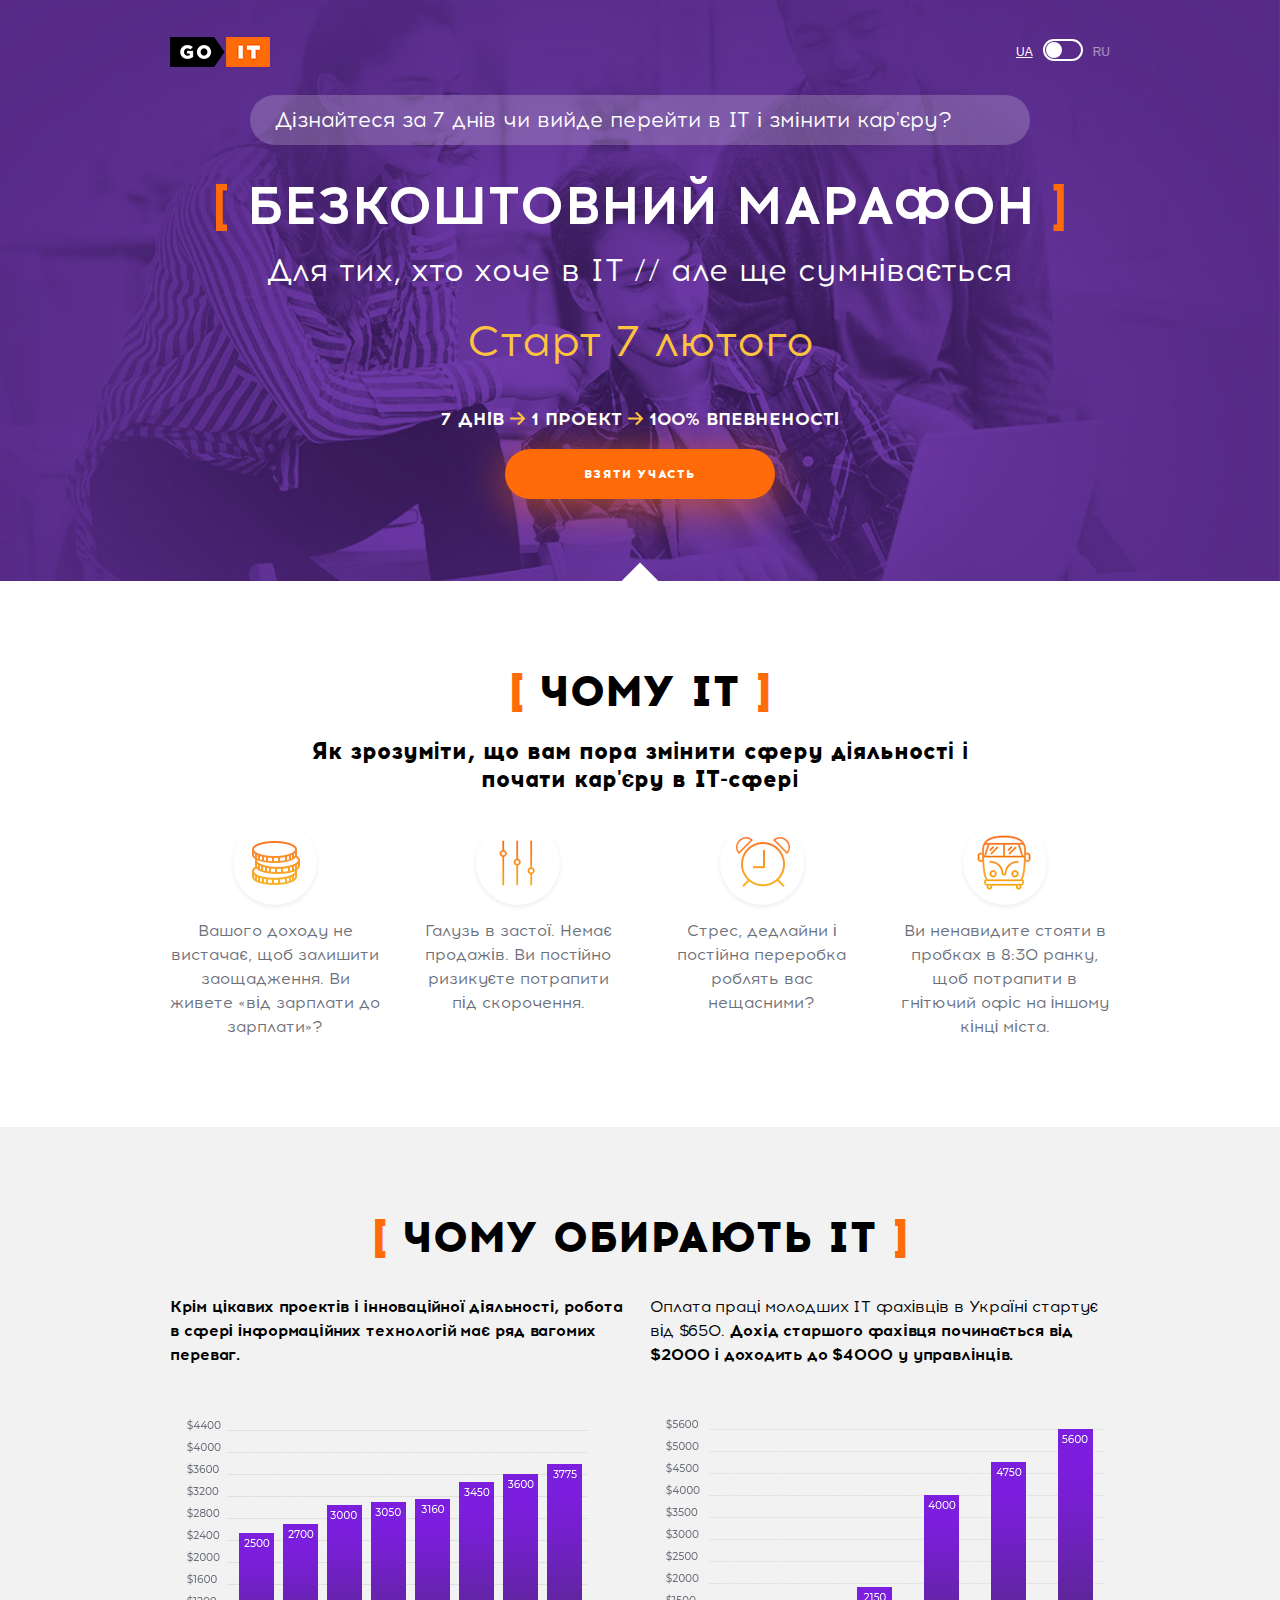
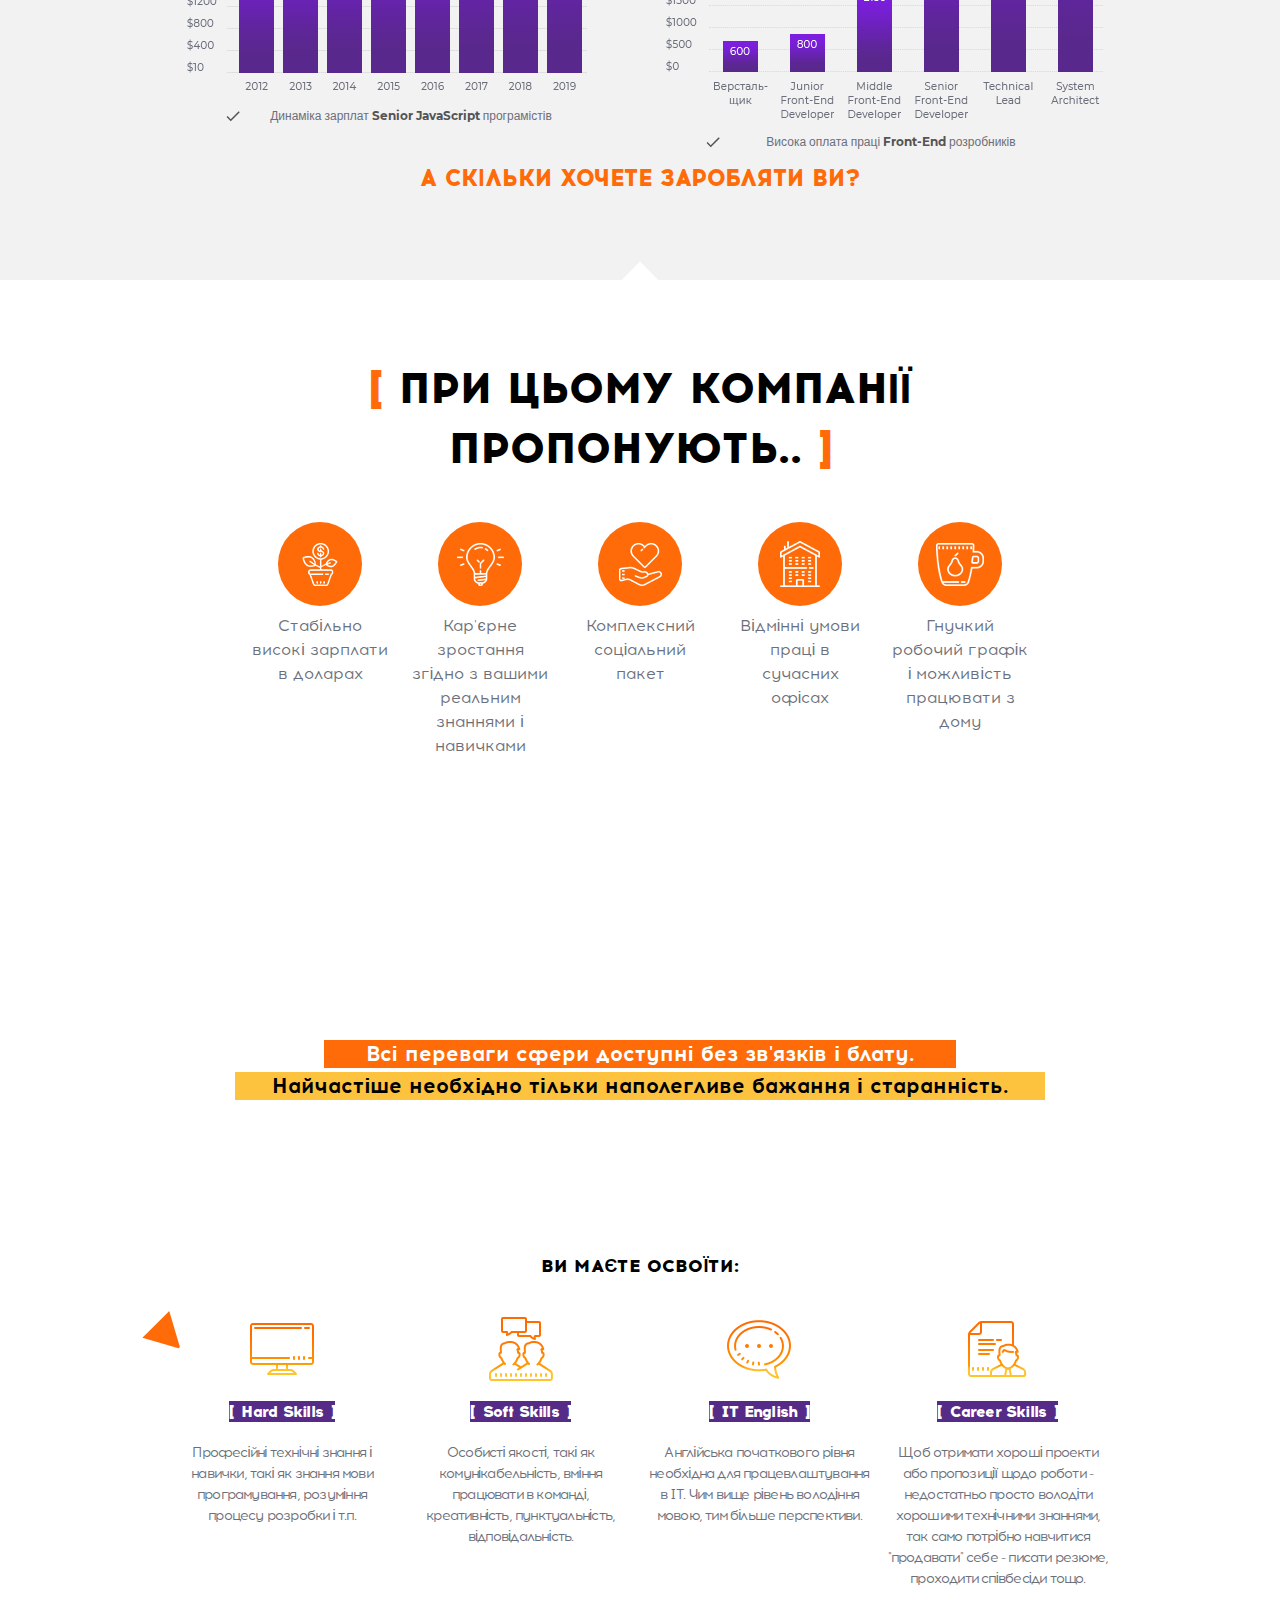
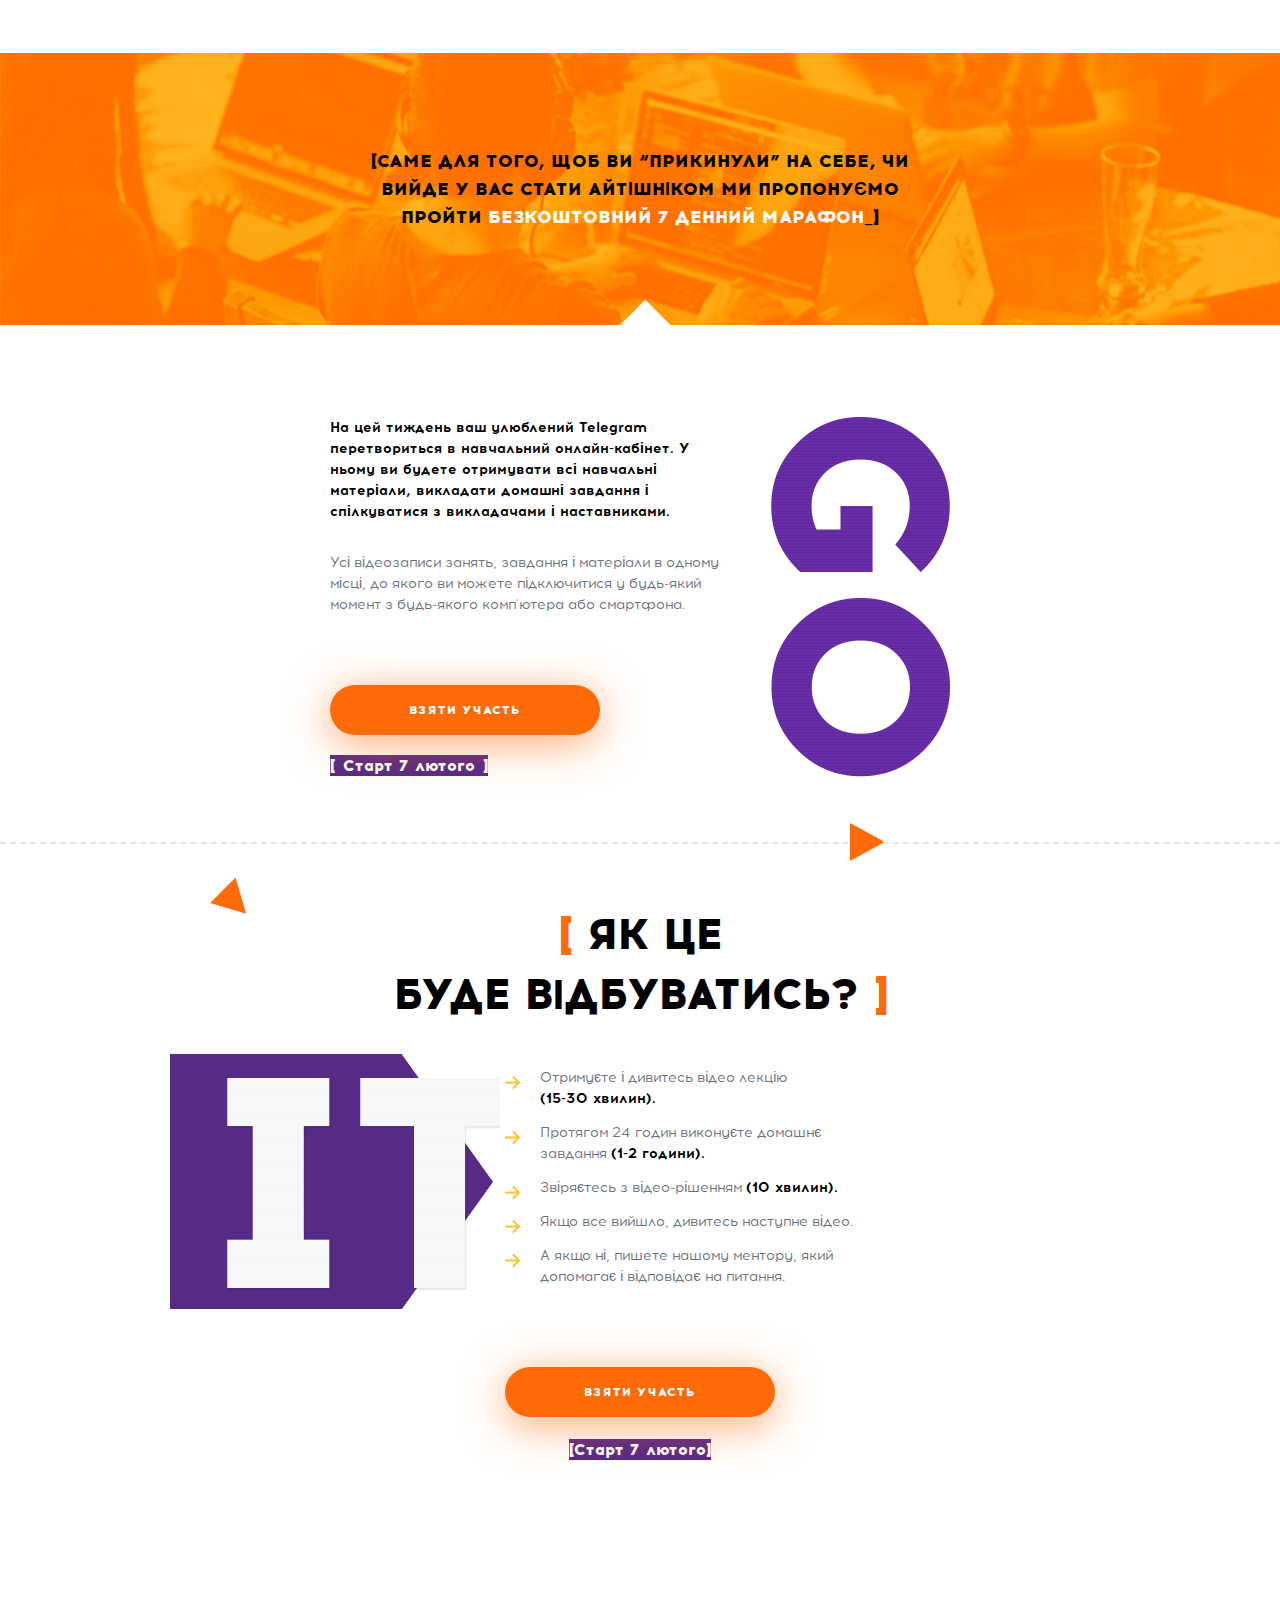
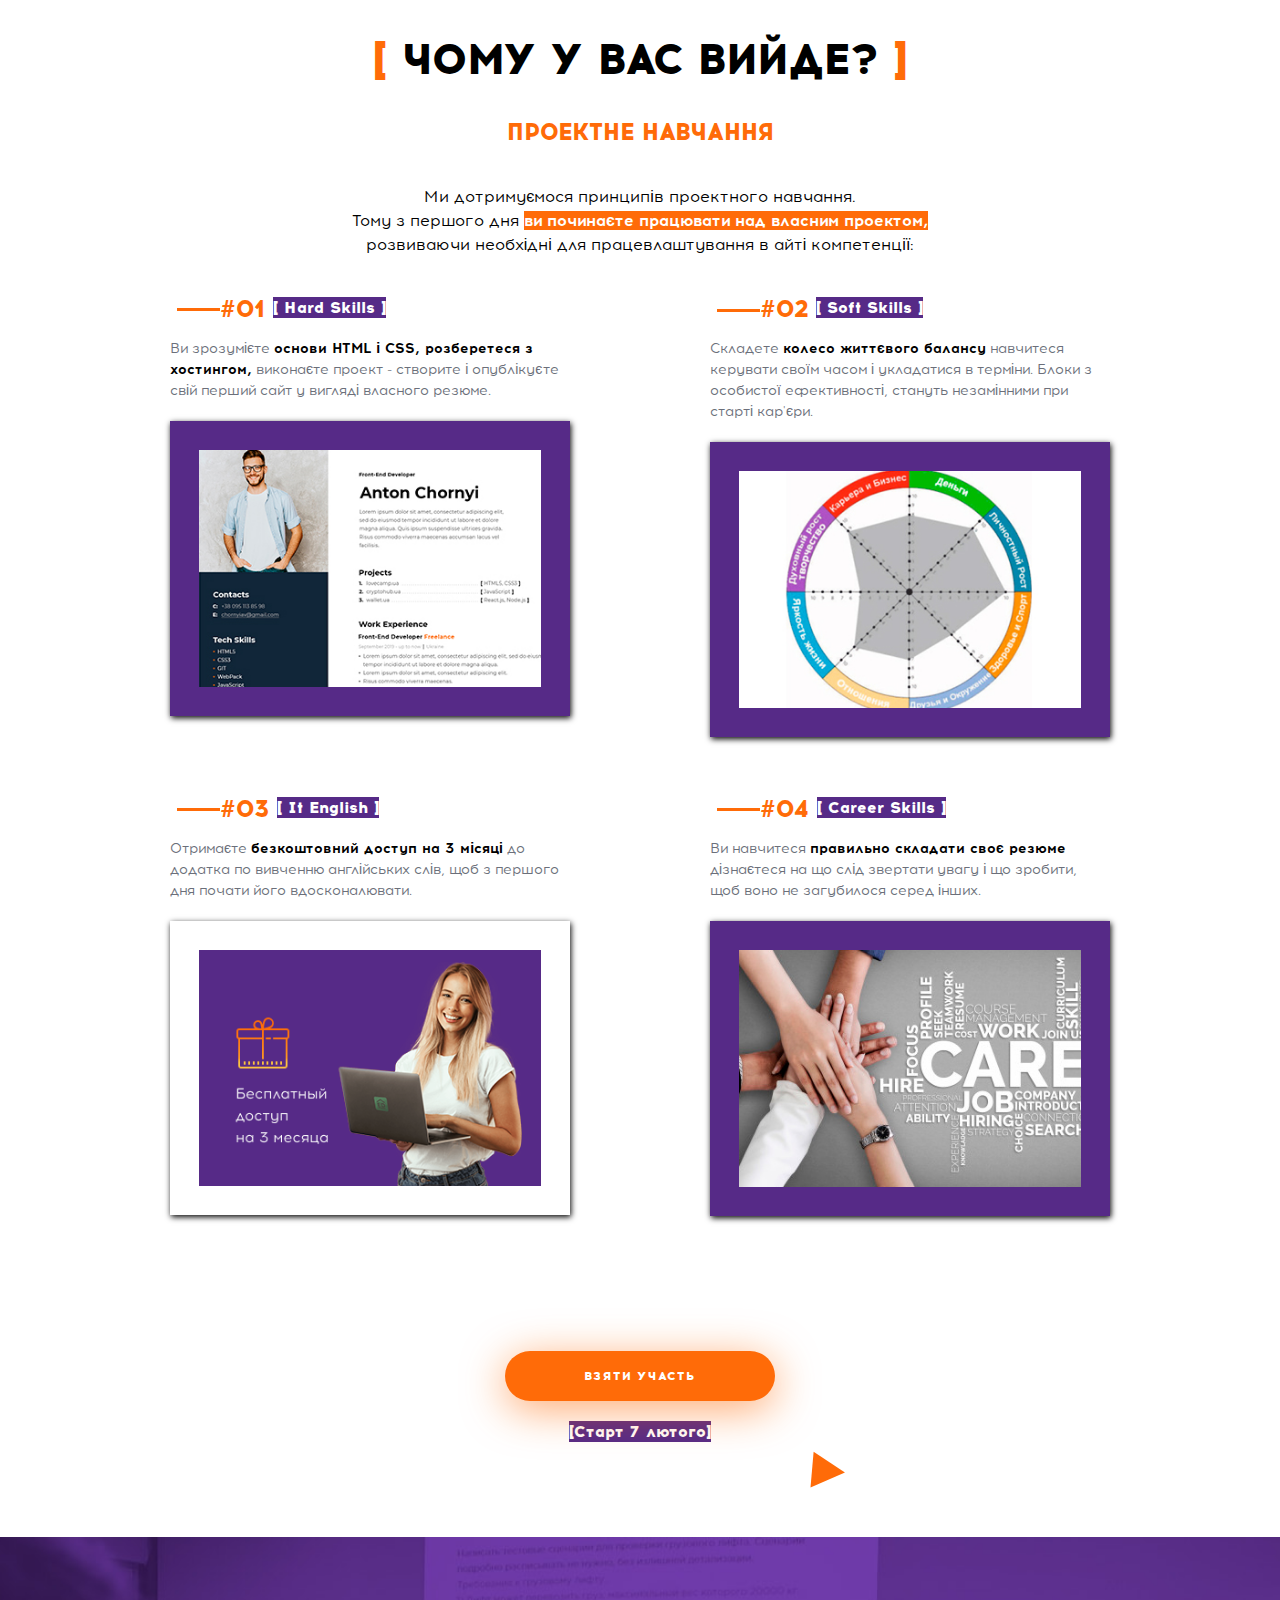
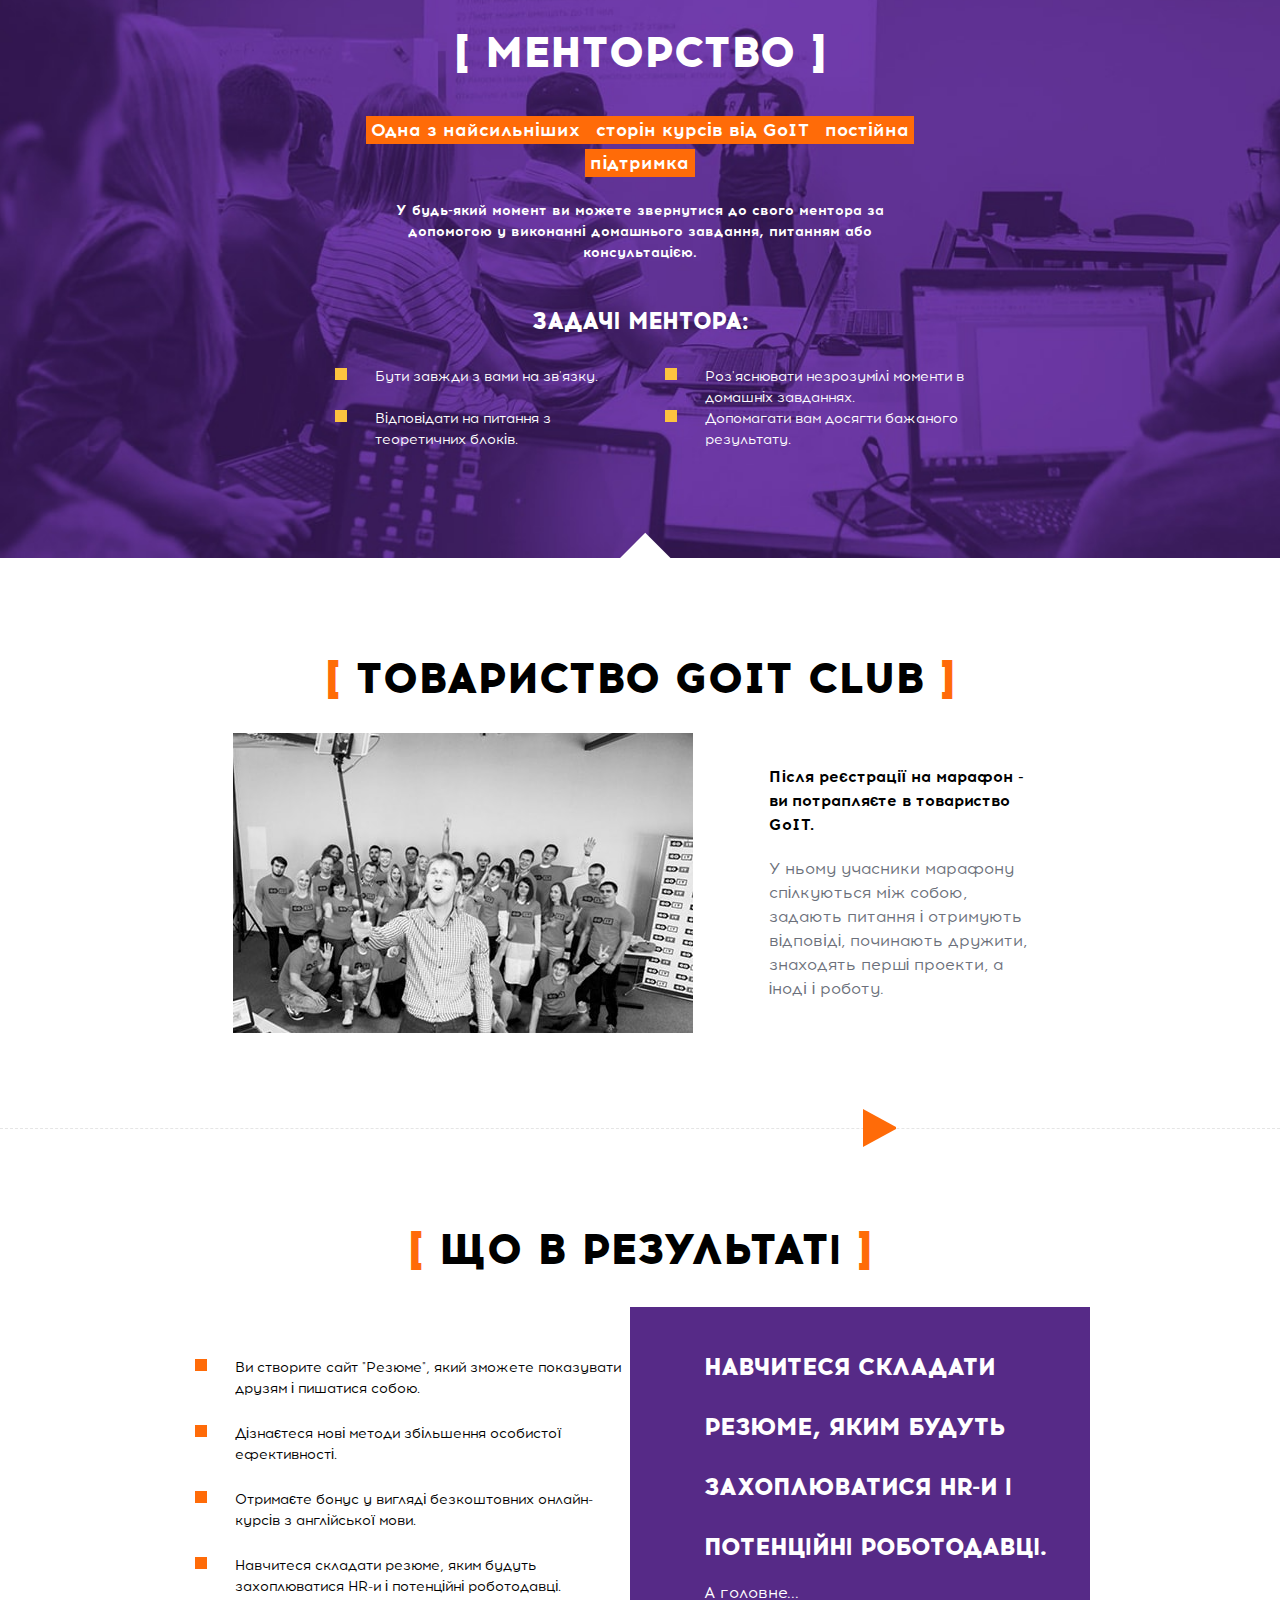
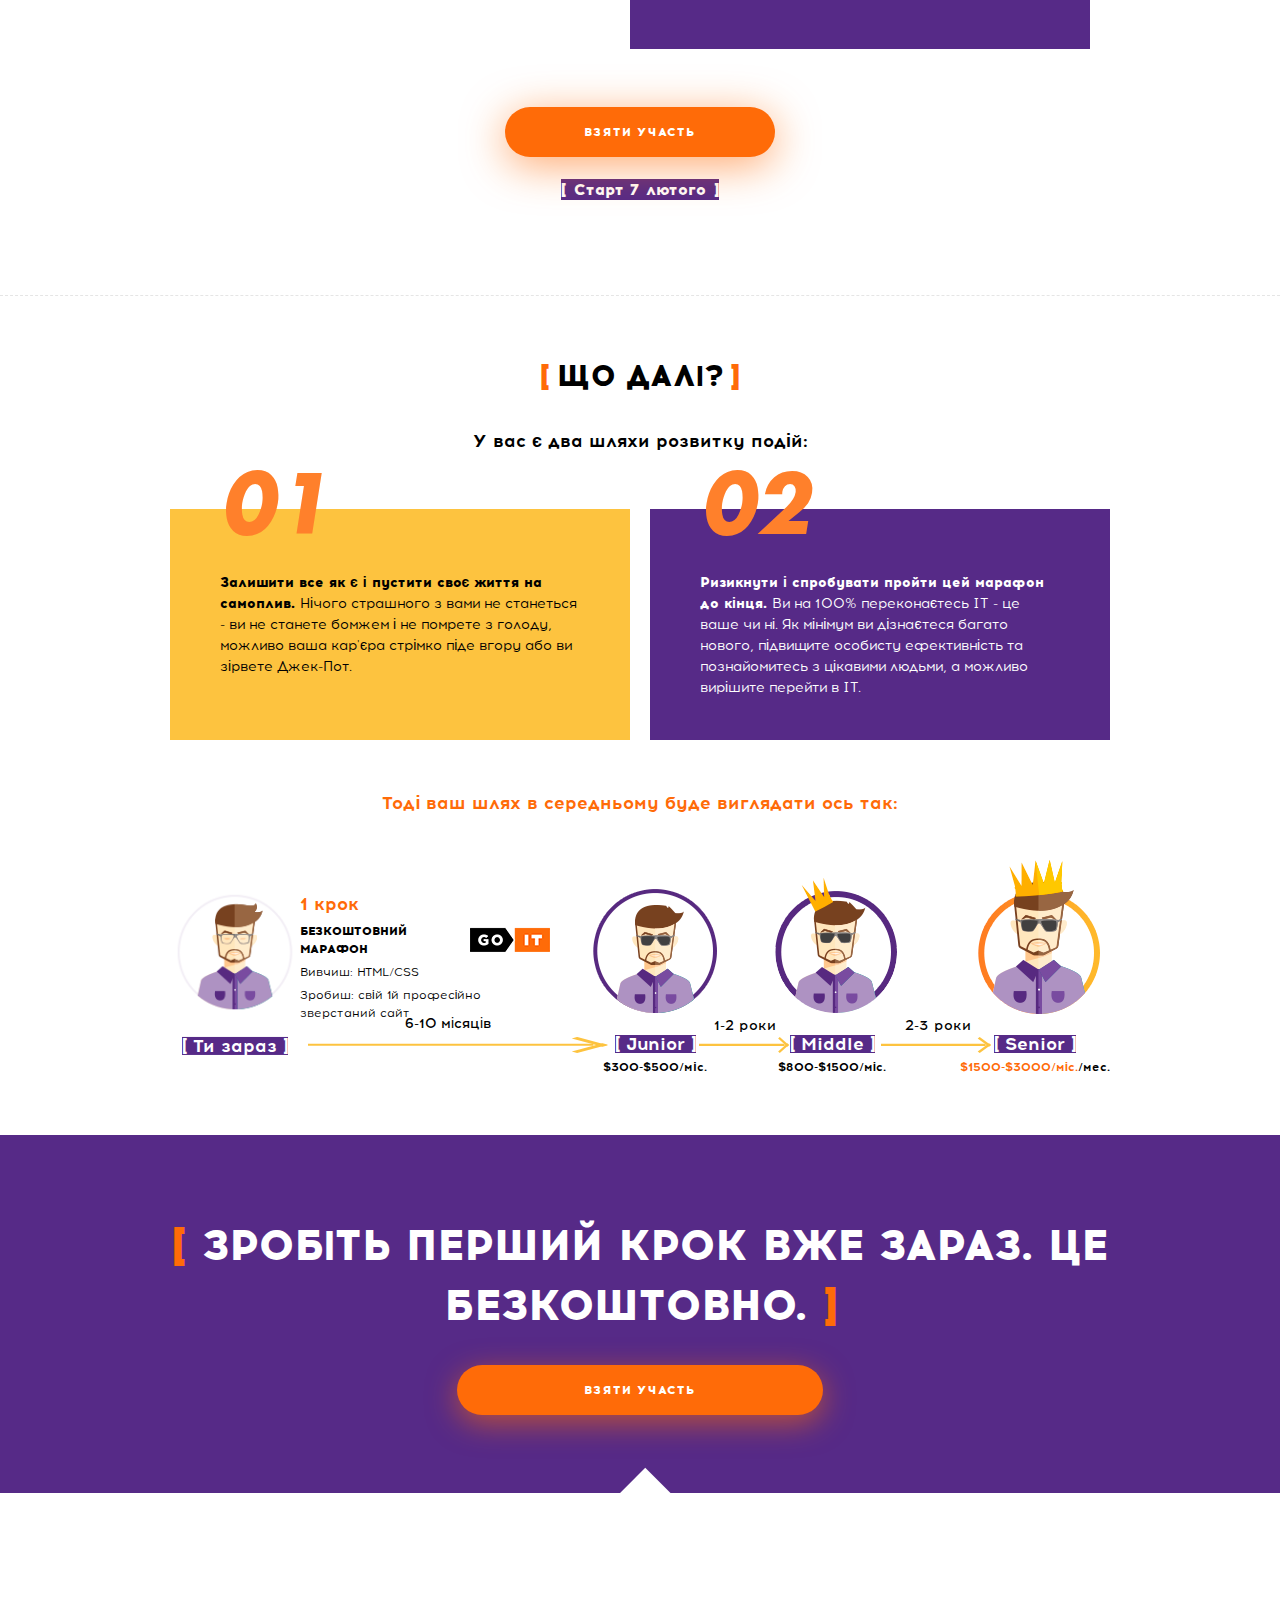
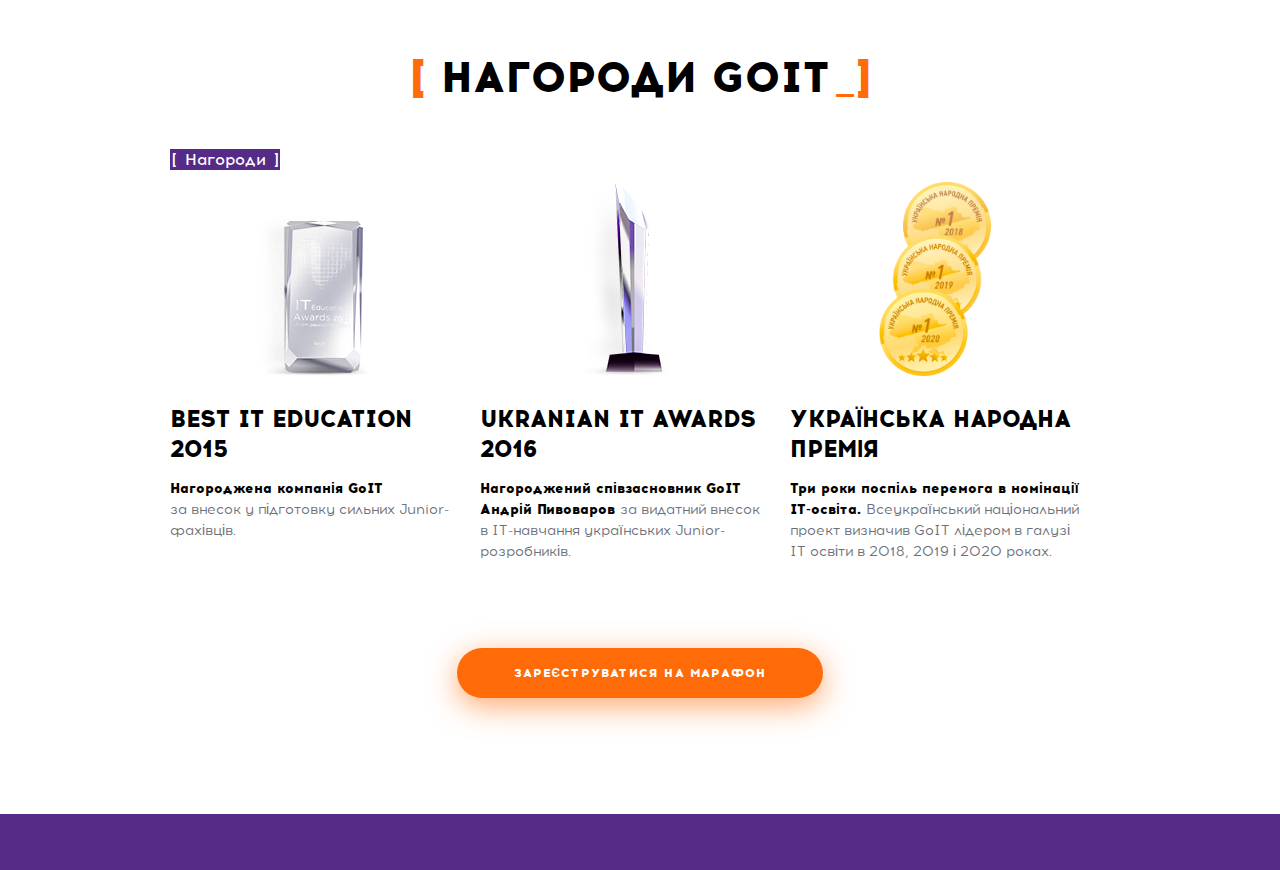
<file: index.html>
<!DOCTYPE html>
<html lang="ru">

<head>
  <meta charset="UTF-8" />
  <meta name="viewport" content="width=device-width, initial-scale=1.0" />
  <meta http-equiv="X-UA-Compatible" content="ie=edge" />
  <meta name="description" content="БЕСПЛАТНЫЙ МАРАФОН Для тех, кто хочет в IT // но еще сомневается">
  <title>Бесплатный марафон от GoIT</title>

	<!-- Google Tag Manager -->
<!-- <script>(function(w,d,s,l,i){w[l]=w[l]||[];w[l].push({'gtm.start':
new Date().getTime(),event:'gtm.js'});var f=d.getElementsByTagName(s)[0],
j=d.createElement(s),dl=l!='dataLayer'?'&l='+l:'';j.async=true;j.src=
'https://www.googletagmanager.com/gtm.js?id='+i+dl;f.parentNode.insertBefore(j,f);
})(window,document,'script','dataLayer','GTM-W73227F');</script> -->
<!-- End Google Tag Manager -->

	<!-- Facebook Pixel Code -->
<!-- <script>
!function(f,b,e,v,n,t,s)
{if(f.fbq)return;n=f.fbq=function(){n.callMethod?
n.callMethod.apply(n,arguments):n.queue.push(arguments)};
if(!f._fbq)f._fbq=n;n.push=n;n.loaded=!0;n.version='2.0';
n.queue=[];t=b.createElement(e);t.async=!0;
t.src=v;s=b.getElementsByTagName(e)[0];
s.parentNode.insertBefore(t,s)}(window, document,'script',
'https://connect.facebook.net/en_US/fbevents.js');
fbq('init', '240892249918282');
fbq('track', 'PageView');
</script>
<noscript><img height="1" width="1" style="display:none"
src="https://www.facebook.com/tr?id=240892249918282&ev=PageView&noscript=1"
/></noscript> -->
<!-- End Facebook Pixel Code -->

  <!-- FAVICON IMG -->
  <link rel="shortcut icon" href="./images/favicon.png" type="image/png">
  <!-- /FAVICON IMG -->
  <!-- Сюда будет всталена ссылка на файл стилей -->
  <!-- inject:css -->
  <link rel="stylesheet" href="css/styles.css">
  <!-- endinject -->
</head>

<body>
<!-- Google Tag Manager (noscript) -->
<noscript><iframe src="https://www.googletagmanager.com/ns.html?id=GTM-W73227F"
height="0" width="0" style="display:none;visibility:hidden"></iframe></noscript>
<!-- End Google Tag Manager (noscript) -->

  <header class="header">
    <div class="container">
      <nav class="header__nav">
      <a href="" class="site-logo">
        <img class="link-logo" src="./images/icons/logo.png" alt="Go It">
      </a>
      <div class="toggle-wrapper">
        <span class="name" data-lang="uk">ua</span>
        <div class="toggle transparent">
          <input id="transparent" type="checkbox" checked>
          <label class="toggle-item" for="transparent"></label>
        </div>
        <span class="name" data-lang="ru">ru</span>
      </div>
    </nav>
      <p class="header__slogan" data-localize="header.slogan">Узнайте за 7 дней получится ли перейти в IT и сменить карьеру?</p>
      <h1 class="header__title_size" data-localize="header.title">Бесплатный марафон</h1>
      <p class="header__text" data-localize="header.text">Для тех, кто хочет в IT // но еще сомневается</p>
      <p class="header__start" data-localize="registration.start">Старт 7 февраля_</p>
      <p class="header__project" data-localize="header.project">7 дней <span class="header__project_arrow"> 1 проект </span> 100% уверенности</p>
      <button class="header__button section__button" onclick="_mgq.push(['MgSensorInvoke', 'click_472105_goitua_marathon'])" data-localize="registration.button-1">Принять участие</button>
    </div>
  </header> <!-- end header-->

  <main>
    <section class="whyit container">
      <h2 class="whyit__title section__title" data-localize="whyit.title">Почему IT</h2>
      <p class="whyit__description" data-localize="whyit.description">Как понять, что вам пора сменить сферу деятельности и начать карьеру в IT-сфере</p>
      <ul class="whyit-list">
        <li class="whyit-list__item whyit-list__item_money">
          <p class="whyit-list__text" data-localize="whyit.text-1">Вашего дохода не хватает чтобы оставить сбережения. Вы живете «от зарплаты до зарплаты»?</p>
        </li>
        <li class="whyit-list__item whyit-list__item_controls">
          <p class="whyit-list__text" data-localize="whyit.text-2">Отрасль в застое. Нет продаж. Вы постоянно рискуете попасть под сокращение.</p>
        </li>
        <li class="whyit-list__item whyit-list__item_clock">
          <p class="whyit-list__text" data-localize="whyit.text-3">Стресс, дедлайны и постоянная переработка делают вас несчастными? </p>
        </li>
        <li class="whyit-list__item whyit-list__item_bus">
          <p class="whyit-list__text" data-localize="whyit.text-4">Вы ненавидите стоять в пробках в 8:30 утра, чтобы попасть в угнетающий офис на другом конце города.</p>
        </li>
      </ul>
    </section> <!-- end section-->
    <section class="choose">
      <div class="container container_graph">
        <h2 class="choose__title section__title" data-localize="choose.title">Почему выбирают IT</h2>
        <ul class="choose-list">
          <li class="choose-list__item">
            <p class="choose__description_small" data-localize="choose.description-1">
              Кроме интересных проектов и инновационной деятельности, работа в сфере информационных технологий имеет ряд весомых преимуществ.
            </p>
            <figure>
              <picture class="choose__graph-picture">
                <source srcset="./images/choose/chart-1-desktop.png" media="(min-width: 1200px)">
                <source srcset="./images/choose/chart-1-tablet.png" media="(min-width: 768px)">
                <source srcset="./images/choose/chart-1.png" media="(min-width: 320px)">
                <img class="choose__graph  choose__graph_bottom" src="./images/choose/chart-1.png" alt="image_graph" />
              </picture>
              <figcaption class="choose__caption" data-localize="choose.caption-1">Динамика зарплат <span class="choose__caption-bold">Senior JavaScript</span> программистов</figcaption>
            </figure>

          </li>
          <li class="choose-list__item">
            <p class="choose__description_small" data-localize="choose.description-2">
              <span class="choose__description_light">Оплата труда младших IT специалистов в Украине стартует от $650.</span>
              Доход старшего специалиста начинается от $2000 и доходят до $4000 у управленцев.
            </p>
            <figure>
              <picture class="choose__graph-picture">
                <source srcset="./images/choose/chart-2-desktop.png" media="(min-width: 1200px)">
                <source srcset="./images/choose/chart-2-tablet.png" media="(min-width: 768px)">
                <source srcset="./images/choose/chart-2.png" media="(min-width: 320px)">
                <img class="choose__graph  choose__graph_bottom" src="./images/choose/chart-2.png" alt="image_graph" />
              </picture>
              <figcaption class="choose__caption" data-localize="choose.caption-2">Высокая оплата труда <span class="choose__caption-bold">Front-End</span> разработчиков</figcaption>
            </figure>

          </li>
        </ul>
        <h3 class="choose-qwe" data-localize="choose.question">А сколько хотите зарабатывать вы?</h3>
      </div>
    </section> <!-- end section-->
    <section class="offers container">
      <h2 class="section__title offers__title_left" data-localize="offers.title">При этом компании предлагают...</h2>
      <ul class="offers-list">
        <li class="offers-list__item offers-list__item_plant">
          <p class="offers-list__text" data-localize="offers.text-1">Стабильно высокие зарплаты в долларах</p>
        </li>
        <li class="offers-list__item offers-list__item_lamp">
          <p class="offers-list__text" data-localize="offers.text-2">Карьерный рост согласно вашим реальным знаниям и навыкам</p>
        </li>
        <li class="offers-list__item offers-list__item_hand">
          <p class="offers-list__text" data-localize="offers.text-3">Комплексный социальный пакет</p>
        </li>
        <li class="offers-list__item offers-list__item_house">
          <p class="offers-list__text" data-localize="offers.text-4">Отличные условия труда в современных офисах</p>
        </li>
        <li class="offers-list__item offers-list__item_cup">
          <p class="offers-list__text" data-localize="offers.text-5">Гибкий рабочий график и возможность работать из дома</p>
        </li>
      </ul>
    </section> <!-- end section-->
    <section class="try">
      <div class="container">
        <h2 class="section__title section__title_try" data-localize="try.title">Для того, чтобы попасть в IT нужно постараться</h2>
        <p class="try-text">
          <span class="try-text__item" data-localize="try.text-1">Все преимущества</span>
          <span class="try-text__item" data-localize="try.text-2">сферы доступны</span>
          <span class="try-text__item" data-localize="try.text-3">без связей и блата.</span>
        </p>
        <p class="try-description">
          <span class="try-description__item" data-localize="try.text-4">Зачастую необходимо только</span>
          <span class="try-description__item" data-localize="try.text-5">настойчивое желание</span>
          <span class="try-description__item" data-localize="try.text-6">и старательность.</span>
        </p>
      </div>
    </section> <!-- end section-->
    <section class="developing">
      <div class="container">
        <h2 class="developing-title" data-localize="developing.title">Вам предстоит освоить: </h2>
        <ul class="developing-item">
          <li class="developing-item__list developing-item__list_first">
            <h3 class="sub-text developing-item__list-title ">Hard Skills</h3>
            <p class="developing-item__list-description" data-localize="developing.text-1">Профессиональные технические знания и навыки, такие как знание языка программирования, понимание процесса разработки и т.п.</p>
          </li>
          <li class="developing-item__list developing-item__list_second">
            <h3 class="sub-text developing-item__list-title">Soft Skills</h3>
            <p class="developing-item__list-description" data-localize="developing.text-2">Личные качества, такие как коммуникабельность, умение работать в команде, креативность, пунктуальность, ответственность.</p>
          </li>
          <li class="developing-item__list developing-item__list_third">
            <h3 class="sub-text developing-item__list-title ">IT English</h3>
            <p class="developing-item__list-description" data-localize="developing.text-3">Английский начального уровня необходим для трудоустройства в IT. Чем выше уровень владения языком, тем больше перспективы.</p>
          </li>
          <li class="developing-item__list developing-item__list_fourth">
            <h3 class="sub-text developing-item__list-title">Career Skills</h3>
            <p class="developing-item__list-description" data-localize="developing.text-4">Чтобы получить хорошие проекты или предложения
                о работе — недостаточно просто обладать хорошими техническими знаниями, так же нужно научиться “продавать” себя — писать резюме, проходить собеседования и т.п.</p>
          </li>
        </ul>
      </div>
    </section> <!-- end section-->
    <section class="maraphone">
      <div class="container">
        <p class="maraphone-description" data-localize="maraphone.title">Именно для того, чтобы вы
          <span class="maraphone-description__tagline"><span class="maraphone-description__text">“прикинули” </span>на себя получится ли у вас</span>
          <span class="maraphone-description__tagline"> стать айтишником мы предлагаем пройти </span>
          <span class="maraphone-description__span-text">бесплатный 7 дневный марафон</span>
        </p>
      </div>
    </section> <!-- end section-->
    <section class="go">
      <div class="container">
        <div class="go-aside">
          <p class="go-aside__text" data-localize="go.text">
            На эту неделю ваш любимый Telegram превратится в учебный онлайн-кабинет. В нем вы будете получать все обучающие материалы,
            выкладывать домашние задания и общаться с преподавателями и наставниками.
          </p>
          <p class="go-aside__description" data-localize="go.description">
            Все видео-записи занятий, задания и материалы в одном месте,
            к которому вы можете подключиться в любой момент с любого компьютера или смартфона.
          </p>
          <button class="section__button go-aside__button" data-localize="registration.button-1">принять участие</button>
          <p class="sub-text go-aside__description-text" data-localize="registration.start">Старт 7 февраля</p>
        </div>
      </div>
    </section> <!-- end section-->
    <section class="structure">
      <div class="container">
        <h2 class="title__str section__title" data-localize="structure.title">Как это <br> будет происходить?</h2>
          <ul class="instruction-list">
            <li class="instruction-list__item" data-localize="structure.text-1">
              Получаете и смотрите видео лекцию <span class="instruction-list__dec instruction-list__dec_trans">(15-30 минут).</span>
            </li>
            <li class="instruction-list__item" data-localize="structure.text-2">
              В течении 24 часов выполняете домашнее задание <span class="instruction-list__dec">(1-2 часа).</span>
            </li>
            <li class="instruction-list__item" data-localize="structure.text-3">
              Сверяетесь с видео-решением <span class="instruction-list__dec">(10 минут).</span>
            </li>
            <li class="instruction-list__item" data-localize="structure.text-4">
              Если всё получилось, смотрите следующее <span class="video">видео.</span>
            </li>
            <li class="instruction-list__item" data-localize="structure.text-5">
              А если нет, пишите нашему ментору, который помогает и отвечает на вопросы.
            </li>
          </ul>
          <button class="button__str section__button" data-localize="registration.button-1">Принять участие</button>
          <p class="text text-add" data-localize="registration.start">Старт 7 февраля&nbsp;</p>
      </div>
    </section> <!-- end section-->
    <section class="project">
      <div class="container">
        <h2 class="title__str section__title" data-localize="project.title">Почему у вас получится?</h2>
        <p class="text-subtitle" data-localize="project.subtitle">Проектное обучение</p>
        <p class="introduction" data-localize="project.introduction">
          <span class="introduction-dec">Мы придерживаемся принципов проектного обучения.</span> Поэтому с первого дня
          <span class="sub-introduction">вы начинаете работать над собственным проектом,</span> развивая необходимые для трудоустройства в айти компетенции:
        </p>
          <ul class="skills-list">
            <li class="skills-list__item">
              <h3 class="text skills-list__title skills-list__title_hard"> Hard Skills </h3>
              <p class="oportunity-text" data-localize="project.text-1">Вы поймёте <span class="oportunity-dec">основы HTML и CSS, разберётесь с хостингом,</span>&nbsp;выполните проект — создадите и опубликуете свой
                первый сайт в виде собственного резюме.</p>
              <picture>
                <source srcset="./images/project/img1.jpg 375w, ./images/project/img1@2x.jpg 750w" sizes="375px" media="(min-width: 768px)">
                <img class="oportunity-img" src="./images/project/img1m.jpg" alt="hard-skills" height="260">
              </picture>
            </li>
            <li class="skills-list__item">
              <h3 class="text skills-list__title  skills-list__title_soft"> Soft Skills </h3>
              <p class="oportunity-text" data-localize="project.text-2">Составите <span class="oportunity-dec">колесо жизненного баланса</span> научитесь управлять своим временем и укладываться в сроки. Блоки по личной
                эффективности, станут незаменимыми при старте карьеры.</p>
              <picture>
                <source srcset="./images/project/img2.jpg 375w, ./images/project/img2@2x.jpg 750w" sizes="375px" media="(min-width: 768px)">
                <img class="oportunity-img " src="./images/project/img2m.png" alt="hard-skills" height="260">
              </picture>
            </li>
            <li class="skills-list__item">
              <h3 class="text skills-list__title  skills-list__title_english"> It English </h3>
              <p class="oportunity-text" data-localize="project.text-3">Получите <span class="oportunity-dec">бесплатный доступ на 3 месяца</span> к приложению по изучению английских слов, чтобы с первого дня начать его совершенствовать.</p>
              <picture>
                <source srcset="./images/project/img3.png 375w, ./images/project/img3@2x.png 750w" sizes="375px" media="(min-width: 768px)">
                <img class="oportunity-img oportunity-img__dec" src="./images/project/img3.mob.png" alt="hard-skills" height="260">
              </picture>
            </li>
            <li class="skills-list__item">
              <h3 class="text skills-list__title skills-list__title_career"> Career Skills </h3>
              <p class="oportunity-text" data-localize="project.text-4">Вы научитесь <span class="oportunity-dec">правильно составлять своё резюме</span> узнаете на что следует обращать внимание и что сделать, чтобы оно не затерялось
                среди других.</p>
              <picture>
                <source srcset="./images/project/img4.jpg 375w, ./images/project/img4@2x.jpg 750w" sizes="375px" media="(min-width: 768px)">
                <img class="oportunity-img" src="./images/project/img4mob.png" alt="hard-skills" height="260">
              </picture>
            </li>
          </ul>
          <button class="button__pr section__button" data-localize="registration.button-1">Принять участие</button>
          <p class="text text-add" data-localize="registration.start"> Старт 7 февраля&nbsp;</p>
      </div>
    </section> <!-- end section-->
    <section class="mentor">
      <div class="container container_center">
        <h2 class="section__title section__title_mentor" data-localize="mentor.title">Менторство</h2>
        <p class="mentor__subtitle mentor__subtitle_ora">
          <span class="mentor__subtitle_orange" data-localize="mentor.subtitle-1">Одна из самых сильных</span>
          <span class="mentor__subtitle_orange" data-localize="mentor.subtitle-2">сторон курсов от GoIT</span>
          <span class="mentor__subtitle_orange mentor__subtitle_tablet-vissible" data-localize="mentor.subtitle-3">— постоянная</span>
        </p>
        <p class="mentor__subtitle mentor__subtitle_yell" data-localize="mentor.subtitle-4">
          <span class="mentor__subtitle_yellow"><span class="mentor__subtitle_mobile-vissible">— постоянная</span>
            поддержка</span>
          <span class="mentor__subtitle_yellow" data-localize="mentor.subtitle-5">каждого участника со</span>
          <span class="mentor__subtitle_yellow" data-localize="mentor.subtitle-6">стороны менторов</span>
          <span class="mentor__subtitle_yellow" data-localize="mentor.subtitle-7">и преподавателей.</span>
        </p>
        <p class="mentor__discription" data-localize="mentor.description">В любой момент вы можете обратиться к своему ментору за помощью в выполнении домашнего задания, вопросом или консультацией.</p>
        <h3 class="mentor__list-title" data-localize="mentor.list-title">Задачи ментора:</h3>
        <ul class="mentor__list">
          <li class="mentor__list-item" data-localize="mentor.text-1">Быть всегда с вами на связи.</li>
          <li class="mentor__list-item mentor__list-item_three" data-localize="mentor.text-2">Отвечать на вопросы по теоретическим блокам.</li>
          <li class="mentor__list-item" data-localize="mentor.text-3">Разъяснять непонятные моменты в домашних заданиях.</li>
          <li class="mentor__list-item mentor__list-item_four" data-localize="mentor.text-4">Помогать вам достичь желаемого результата.</li>
        </ul>
      </div>
    </section> <!-- end section-->
    <section class="community">
      <div class="container">
        <h2 class="section__title section__title_community" data-localize="community.title">Cообщество goit club</h2>
        <div class="community__content">
          <picture>
            <source srcset="./images/community/club.jpg 1x, ./images/community/club@2x.jpg 2x" media="(max-width: 1199px)">
            <source srcset="./images/community/club-ds.jpg 1x, ./images/community/club-ds@2x.jpg 2x" media="(min-width: 1200px)">
            <img src="./images/community/club.jpg" alt="community-photo" class="community__content-img">
          </picture>
          <div class="community__text-wrap">
            <p class="community__subtitle" data-localize="community.subtitle">После регистрации на марафон — вы попадаете в сообщество GoIT.</p>
            <p class="community__discription" data-localize="community.description">В нем участники марафона общаются между собой, задают вопросы и получают ответы, начинают дружить, находят первые проекты, а иногда и работу.</p>
          </div>
        </div>
      </div>
    </section> <!-- end section-->
    <section class="result">
      <div class="container container_result">
        <h2 class="section__title section__title_result" data-localize="result.title">Что в итоге</h2>
        <div class="result__content">
          <ul class="result__list">
            <li class="result__list-item" data-localize="result.text-1">Вы создадите сайт “Резюме”, который сможете показывать друзьям и гордиться собой.</li>
            <li class="result__list-item" data-localize="result.text-2">Узнаете новые методы увеличения личной эффективности.</li>
            <li class="result__list-item" data-localize="result.text-3">Получите бонус в виде бесплатных онлайн-курсов по английскому языку.</li>
            <li class="result__list-item" data-localize="result.text-4">Научитесь составлять резюме, которым будут восхищаться HR-ы и потенциальные работодатели.</li>
          </ul>
          <div class="result__text-wrap">
            <p class="result__text-title" data-localize="result.text-4">А главное...</p>
            <p class="result__text-comments" data-localize="result.text-5">Вы убедитесь, что основными препятствиями для перехода в IT и изменения жизни,
              в большинстве случаев, являются — страх неудачи и лень.</p>
          </div>
        </div>
        <button class="section__button section__button_result" data-localize="registration.button-1">Принять участие</button>
        <p class="sub-text sub-text_result" data-localize="registration.start">Старт 7 февраля</p>
      </div>
    </section> <!-- end section-->
    <section class="future container">
      <h2 class="future-title" data-localize="future.title">Что дальше?</h2>
      <p class="future-title__description" data-localize="future.description">У вас есть два пути развития событий:</p>
      <ul class="future__description">
        <li class="future__description_list">
          <p class="future__description_list_text" data-localize="future.text-1">
            <span class="future__description_list_text_bold">Оставить всё как есть и пустить свою жизнь на самотёк.</span>
            Ничего страшного с вами не произойдёт — вы не станите бомжом и не умрёте с голоду, возможно ваша карьера стремительно пойдёт вверх или вы сорвёте Джек-Пот.
          </p>
        </li>
        <li class="future__description_list">
          <p class="future__description_list_text" data-localize="future.text-2">
            <span class="future__description_list_text_bold">Рискнуть и попробовать пройти этот марафон до конца. </span>Вы
            на 100% убедитесь IT — это ваше или нет. Как минимум вы узнаете
            много нового, повысите личную эффективность и познакомитесь с
            интересными людьми, а возможно решите перейти в IT.
          </p>
        </li>
      </ul>
      <h3 class="your-way" data-localize="future.your-way">Тогда ваш путь в среднем будет выглядеть вот так:</h3>
      <!-- начало -->
      <ul class="mans">
        <li class="mans__list">
          <ul class="first-wrapper">
            <li class="first-wrapper__list">
              <ul class="free-marafon">
                <li class="free-marafon__list">
                  <p class="free-marafon__first_step" data-localize="future.step-1">1 шаг</p>
                </li>
                <li class="free-marafon__list">
                  <p class="free-marafon__title" data-localize="future.marafon">Бесплатный марафон</p>
                  <img srcset="
                        ./images/future/logofutures.png     80w,
                        ./images/future/logofutures@2x.png 160w
                      " src="./images/future/logofutures.png" sizes="80px" height="24" alt="goIT"
                    class="free-marafon__logo" />
                </li>
                <li class="free-marafon__list">
                  <p class="free-marafon__what-you-learn" data-localize="future.what-you-learn">
                    Изучишь: HTML/CSS &nbsp; &nbsp; &nbsp; &nbsp; &nbsp; &nbsp; &nbsp; &nbsp; &nbsp;&nbsp;</p>
                </li>
                <li class="free-marafon__list">
                  <p class="free-marafon__you-do" data-localize="future.you-do">
                    Сделаешь: свой 1й профессионально сверстанный сайт
                  </p>
                </li>
              </ul>
            </li>
            <li class="first-wrapper__list">
              <img srcset="./images/future/younow.png 136w, ./images/future/younow@2x.png 272w"
                src="./images/future/younow.png" sizes="136px" alt="man" class="mans__list_image">
              <h3 class="mans__list_position" data-localize="future.position">Ты сейчас</h3>
              <div class="arrow-wrapper">
                <svg class="man__list_arrow first">
                  <use href="./images/future/2arrow3.svg#long_arrow3"></use>
                </svg>
                <p class="arrow-wrapper__month first_two" data-localize="future.month-1">6-10 месяцев</p>
              </div>
            </li>
          </ul>
        </li>
        <li class="mans__list">
          <img srcset="./images/future/jun.png 139w, ./images/future/jun@2x.png 278w" src="./images/future/jun.png"
            sizes="139px" alt="man" class="mans__list_image">
          <h3 class="mans__list_position">Junior</h3>
          <p class="mans__list_salary" data-localize="future.salary-1">$300-$500/мес.</p>
          <div class="arrow-wrapper">
            <svg class="man__list_arrow second">
              <use href="./images/future/2arrow3.svg#long_arrow3"></use>
            </svg>
            <p class="arrow-wrapper__month second_two" data-localize="future.month-2">1-2 года</p>
          </div>
        </li>
        <li class="mans__list">
          <ul class="second-wrapper">
            <li class="second-wrapper__list">
              <img srcset="./images/future/mid.png 144w, ./images/future/mid@2x.png 288w" src="./images/future/mid.png"
                sizes="144px" alt="man" class="mans__list_image">
              <h3 class="mans__list_position">Middle</h3>
              <p class="mans__list_salary" data-localize="future.salary-2">$800-$1500/мес.</p>
              <div class="arrow-wrapper">
                <svg class="man__list_arrow middle">
                  <use href="./images/future/2arrow3.svg#long_arrow3"></use>
                </svg>
                <p class="arrow-wrapper__month middle_two" data-localize="future.month-3">2-3 года</p>
              </div>
            </li>
            <li class="second-wrapper__list">
              <img srcset="./images/future/senior.png 143w, ./images/future/senior@2x.png 286w"
                src="./images/future/senior.png" sizes="143px" alt="man" class="mans__list_image">
              <h3 class="mans__list_position">Senior</h3>
              <p class="mans__list_salary"><span class="mans__list_salary_orange" data-localize="future.salary-3">$1500-$3000</span>/мес.</p>
            </li>
          </ul>
        </li>
      </ul>
    </section> <!-- end section-->
    <section class="first-step">
      <div class="container">
        <h2 class="section__title section__title_first-step" data-localize="first-step.title">Сделайте первый шаг уже сейчас. Это бесплатно.</h2>
        <button class="section__button section__button_first-step button_change" data-localize="registration.button-1">Принять участие</button>
        <p class="sub-text sub-text_first-step" data-localize="registration.start">Старт 7 февраля</p>
      </div>
    </section> <!-- end section-->
    <section class="awards container">
      <h2 class="section__title section__title_awards" data-localize="awards.title">Награды Goit</h2>
      <!--<div class="two-articles">
      <div class="article-wraper">
        <article class="article-Go">
          <p class="sub-text sub-text__awards sub-text__awards_first">Go for IT</p>
          <h3 class="article-Go__title article-title">GoIT выиграла тендер ПР ООН Украина</h3>
          <p class="article-Go__description">На реализацию социального проекта по бесплатному обу&shy;чению Frontend. Мы
            стали самой молодой компанией-партнером ПР ООН.
            В рамках проекта Go for IT мы обязались обучить Frontend-разработке 300 переселенцев.</p>
        </article>
      </div>


      <article class="article-partner">
        <div class="article-wraper">
          <p class="sub-text sub-text__awards sub-text__awards_second">Партнеры</p>
        </div>
        <picture>
          <source srcset="./images/partners.png 1x, ./images/partners@2x.png 2x" media="(max-width: 767px)">
          <source srcset="./images/partners2.png 1x, ./images/partners2@2x.png 2x" media="(min-width: 768px)">
          <img src="./images/partners2.png" alt="partners" class="partner-logo">
        </picture>
      </article>
    </div>-->

      <article class="article-awards">
        <div class="article-wraper">
          <p class="sub-text sub-text__awards sub-text__awards_third" data-localize="awards.article">Награды</p>
        </div>
        <ul class="article-awards__list">
          <li class="article-awards__item">
            <div class="image-wrapper">
            <img srcset="./images/awards/first.png 56w, ./images/awards/first@2x.png 112w" src="./images/awards/first.png"
              sizes="56px" alt="awards" class="article-awards__photo">
            </div>
            <h3 class="article-awards__title article-title">Best IT Eduсation 2015</h3>
            <p class="article-awards__description" data-localize="awards.text-1"><span class="article-awards__description--special">Награждена компания
                GoIT</span><br>за вклад в подготовку сильных Junior-специалистов.</p>
          </li>
          <li class="article-awards__item">
            <div class="image-wrapper">
            <img srcset="./images/awards/second.png 88w, ./images/awards/second@2x.png 176w" src="./images/awards/second.png"
              sizes="88px" alt="awards" class="article-awards__photo">
            </div>
              <h3 class="article-awards__title article-title">Ukranian IT Awards 2016</h3>
            <p class="article-awards__description" data-localize="awards.text-2"><span class="article-awards__description--special">Награжден сооснователь
                GoIT Андрей Пивоваров </span> за выдающийся вклад в IT-обучение украинских Junior-разработчиков.</p>
          </li>
          <li class="article-awards__item">
            <div class="image-wrapper">
            <img srcset="./images/awards/third.png 217w, ./images/awards/third@2x.png 434w" src="./images/awards/third.png"
              sizes="217px" alt="awards" class="article-awards__photo">
            </div>
              <h3 class="article-awards__title article-title" data-localize="awards.subtitle">Украинская Народная Премия</h3>
            <p class="article-awards__description" data-localize="awards.text-3"><span class="article-awards__description--special">Три года подряд победа
                в номина&shy;ции IT-образование. </span>Всеукраинский национальный проект определил GoIT лидером в отрасли
              IT образования в 2018, 2019 и 2020 годах.</p>
          </li>
        </ul>
        <button class="section__button section__button_first-step button_change" data-localize="registration.button-2">Принять участие</button>
        <p class="sub-text sub-text_first-step" data-localize="registration.start">Старт 7 февраля</p>
      </article>
    </section> <!-- end section-->
    <div class="bottom-box"></div>
    <div id="openmodal" class="modalwindow">
      <div class="modalwindow_container">
        <button title="Закрыть" class="close">X</button>
        <div class="wepster-hash-pnv62f"></div>
        <!--<a href="#" class="modalwindow__logo">
              <img src="./images/icons/logo.png" alt="logogtype" class="modalwindow__logo-img">
          </a>
          <p class="modalwindow__title">Регистрация на марафон</p>
          <form class="modalwindow__form" method="post">
              <div class="modalwindow__form_wrap">
                  <input class="input_text" type="text" placeholder="Имя.." name="name" required="">
              </div>
              <div class="modalwindow__form_wrap">
                  <input class="input_tel" type="tel" placeholder="Моб. номер" name="phone" required="">
              </div>
              <div class="modalwindow__form_wrap">
                  <input class="input_emeil" type="email" placeholder="Email.." name="email" required="">
              </div>
      <input type="hidden" name="utm_source" value="">
              <input type="hidden" name="utm_medium" value="">
              <input type="hidden" name="utm_term" value="">
              <input type="hidden" name="utm_campaign" value="">
              <input type="hidden" name="utm_content" value="">
              <button onclick = '_mgq.push(["MgSensorInvoke", "click_472105_goitua_marathon"])' type="submit" class="modalwindow__btn section__button submit">Зарегистрироваться</button>
          </form>-->
      </div>
    </div>
  </main>
  <script src="./js/jquery-3.5.1.min.js"></script>
	<script src="./js/jquery.maskedinput.min.js"></script>
	<script src="./js/jquery.localize.min.js"></script>
  <script src="./js/main.js"></script>
  <script src="./js/modal.js"></script>
  <script src="./js/localize.js"></script>

  <script>

    </script>
  <!-- leeloo init code -->
    <!-- <script>
    window.LEELOO = function(){
        window.LEELOO_INIT = { id: '5d0cb9cdaad9f4000e4b8e07' };
        var js = document.createElement('script');
        js.src = 'https://app.leeloo.ai/init.js';
        js.async = true;
        document.getElementsByTagName('head')[0].appendChild(js);
    }; LEELOO();
    </script> -->
<!-- end leeloo init code -->

<script>window.LEELOO_LEADGENTOOLS = (window.LEELOO_LEADGENTOOLS || []).concat('f8x8ua');</script>
</body>

</html>
</file>
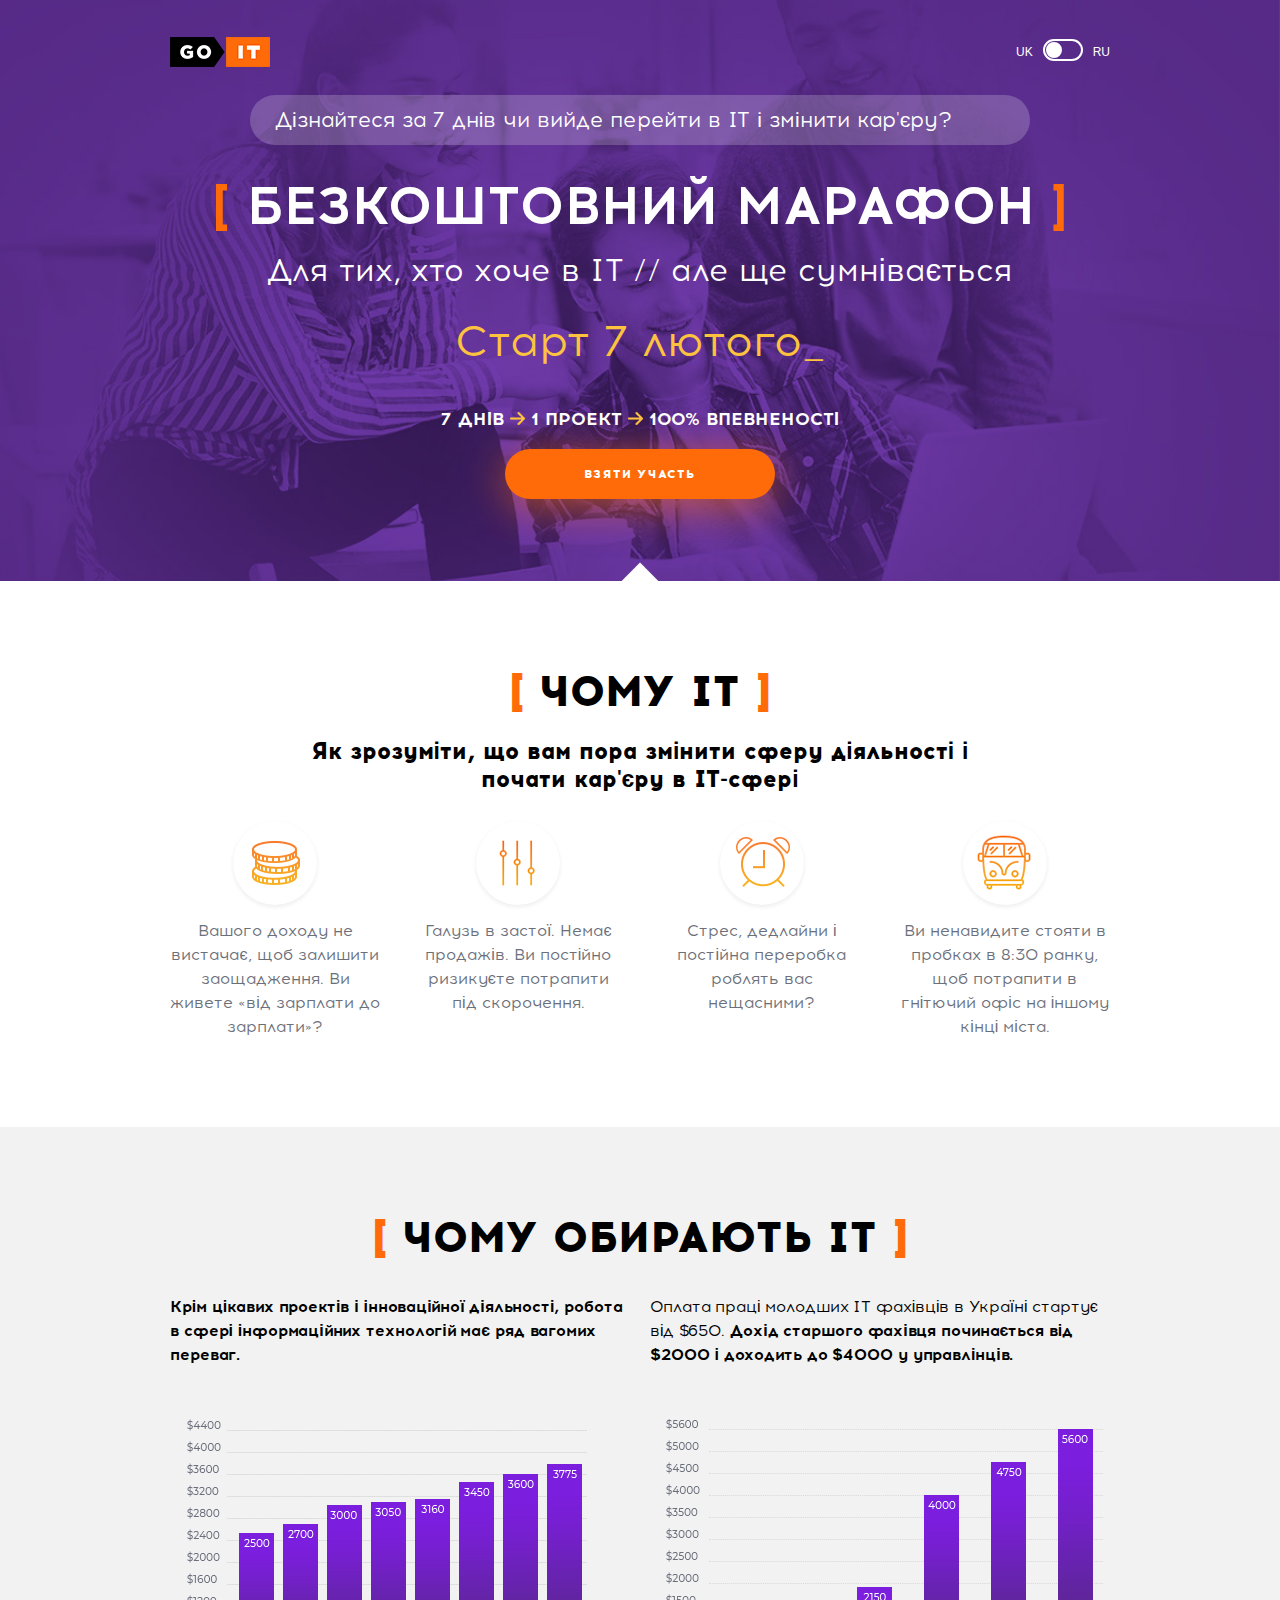
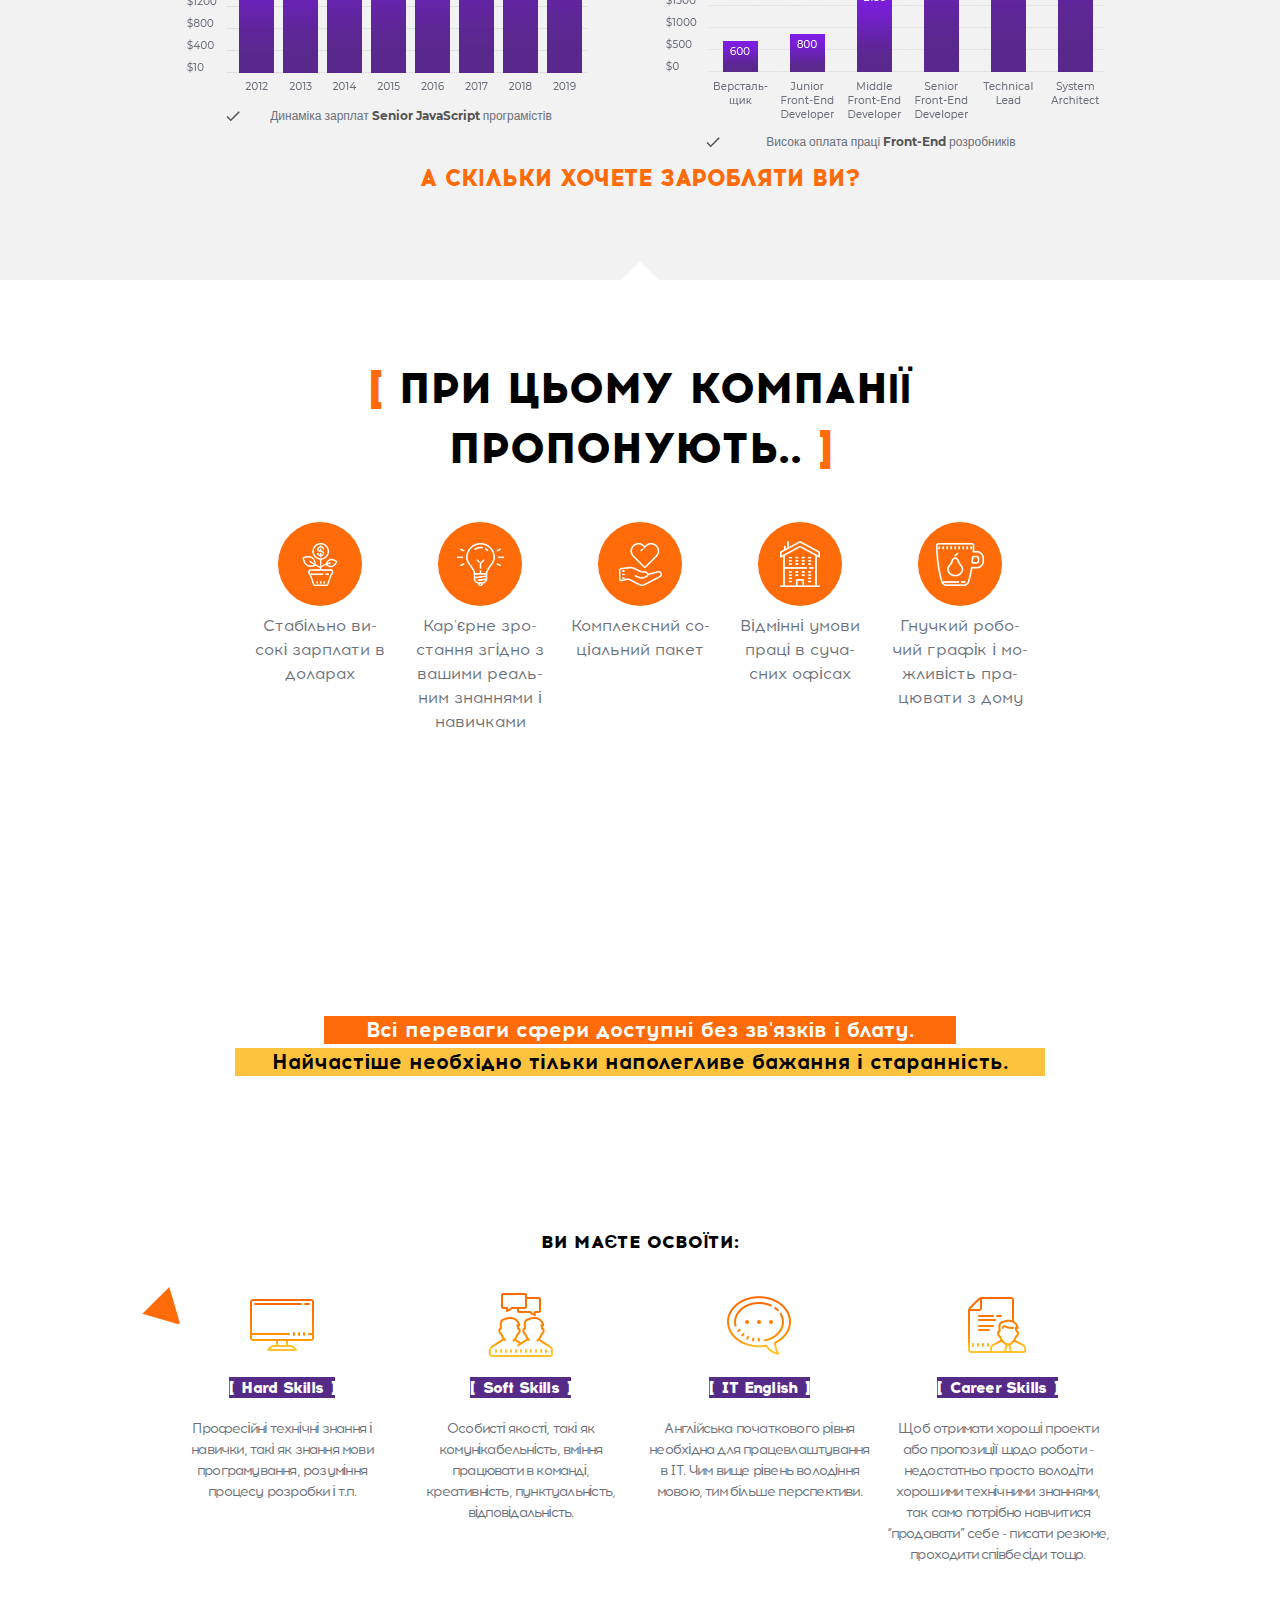
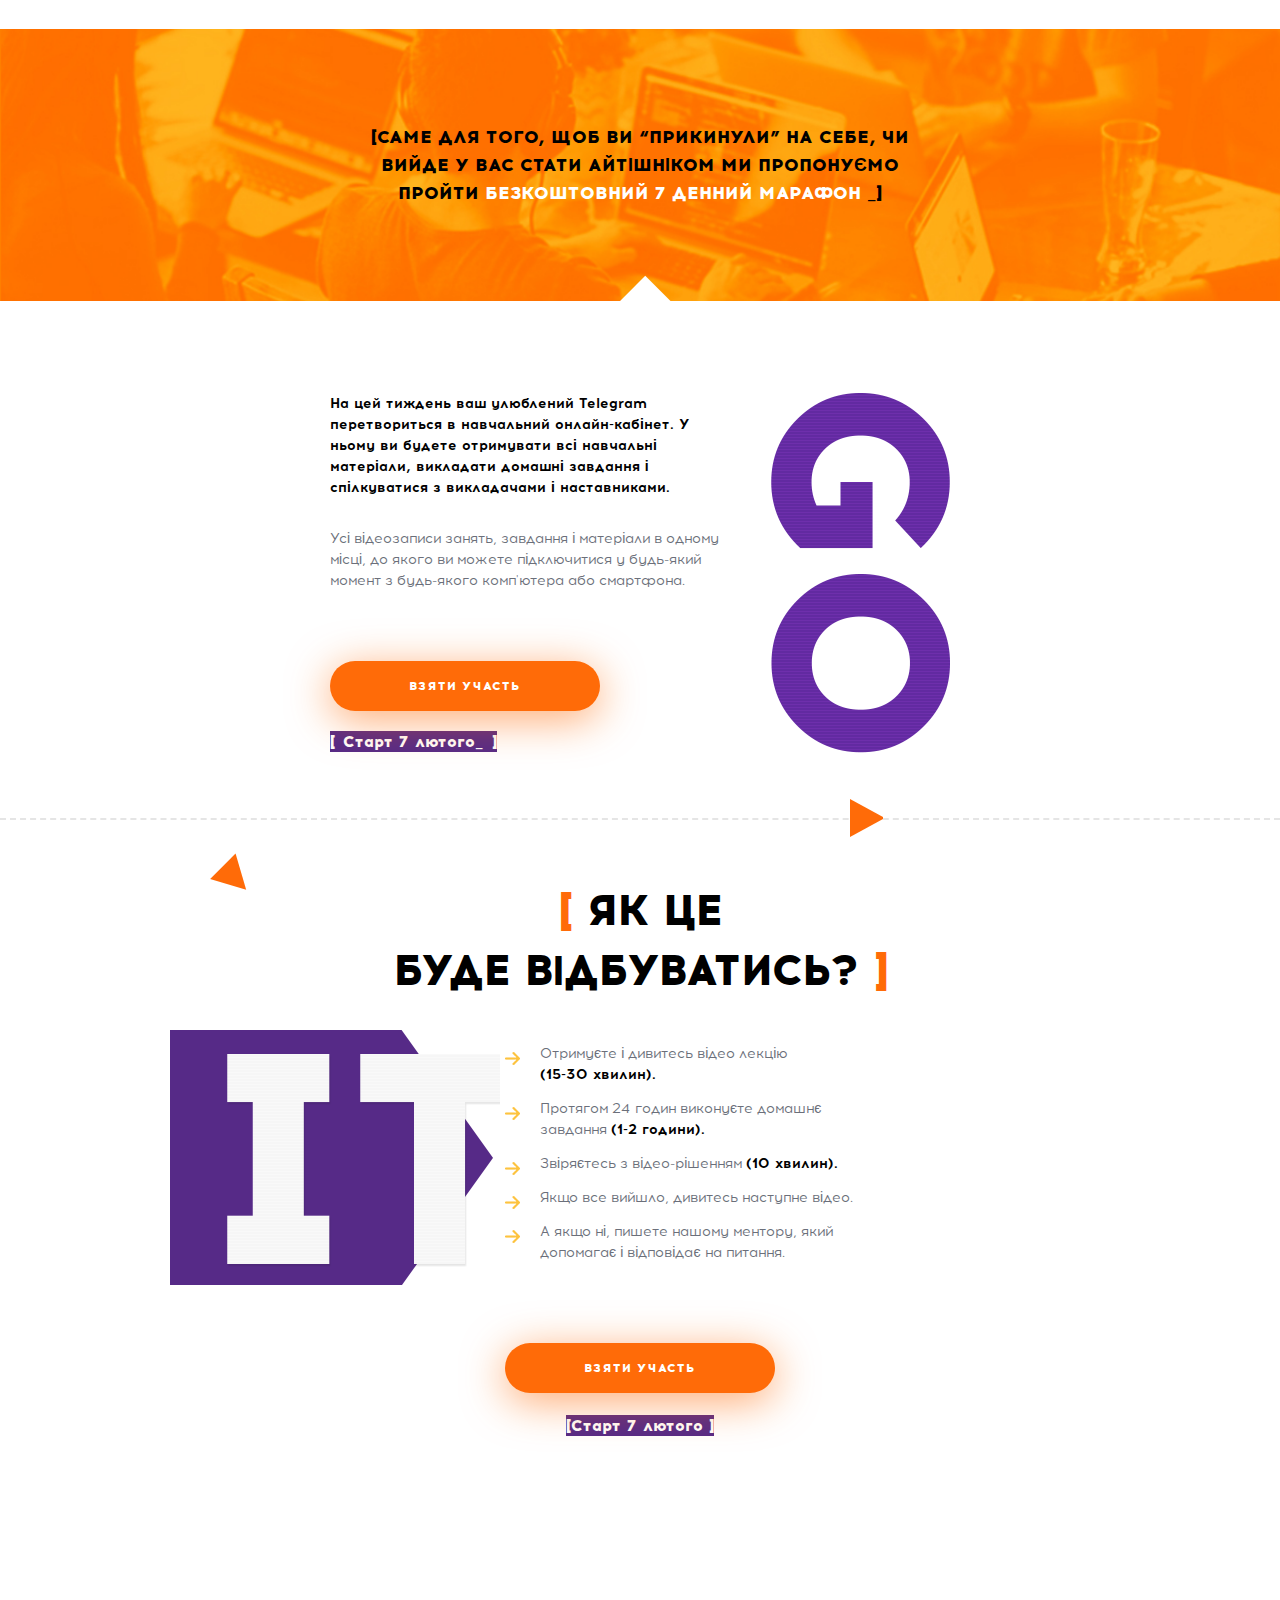
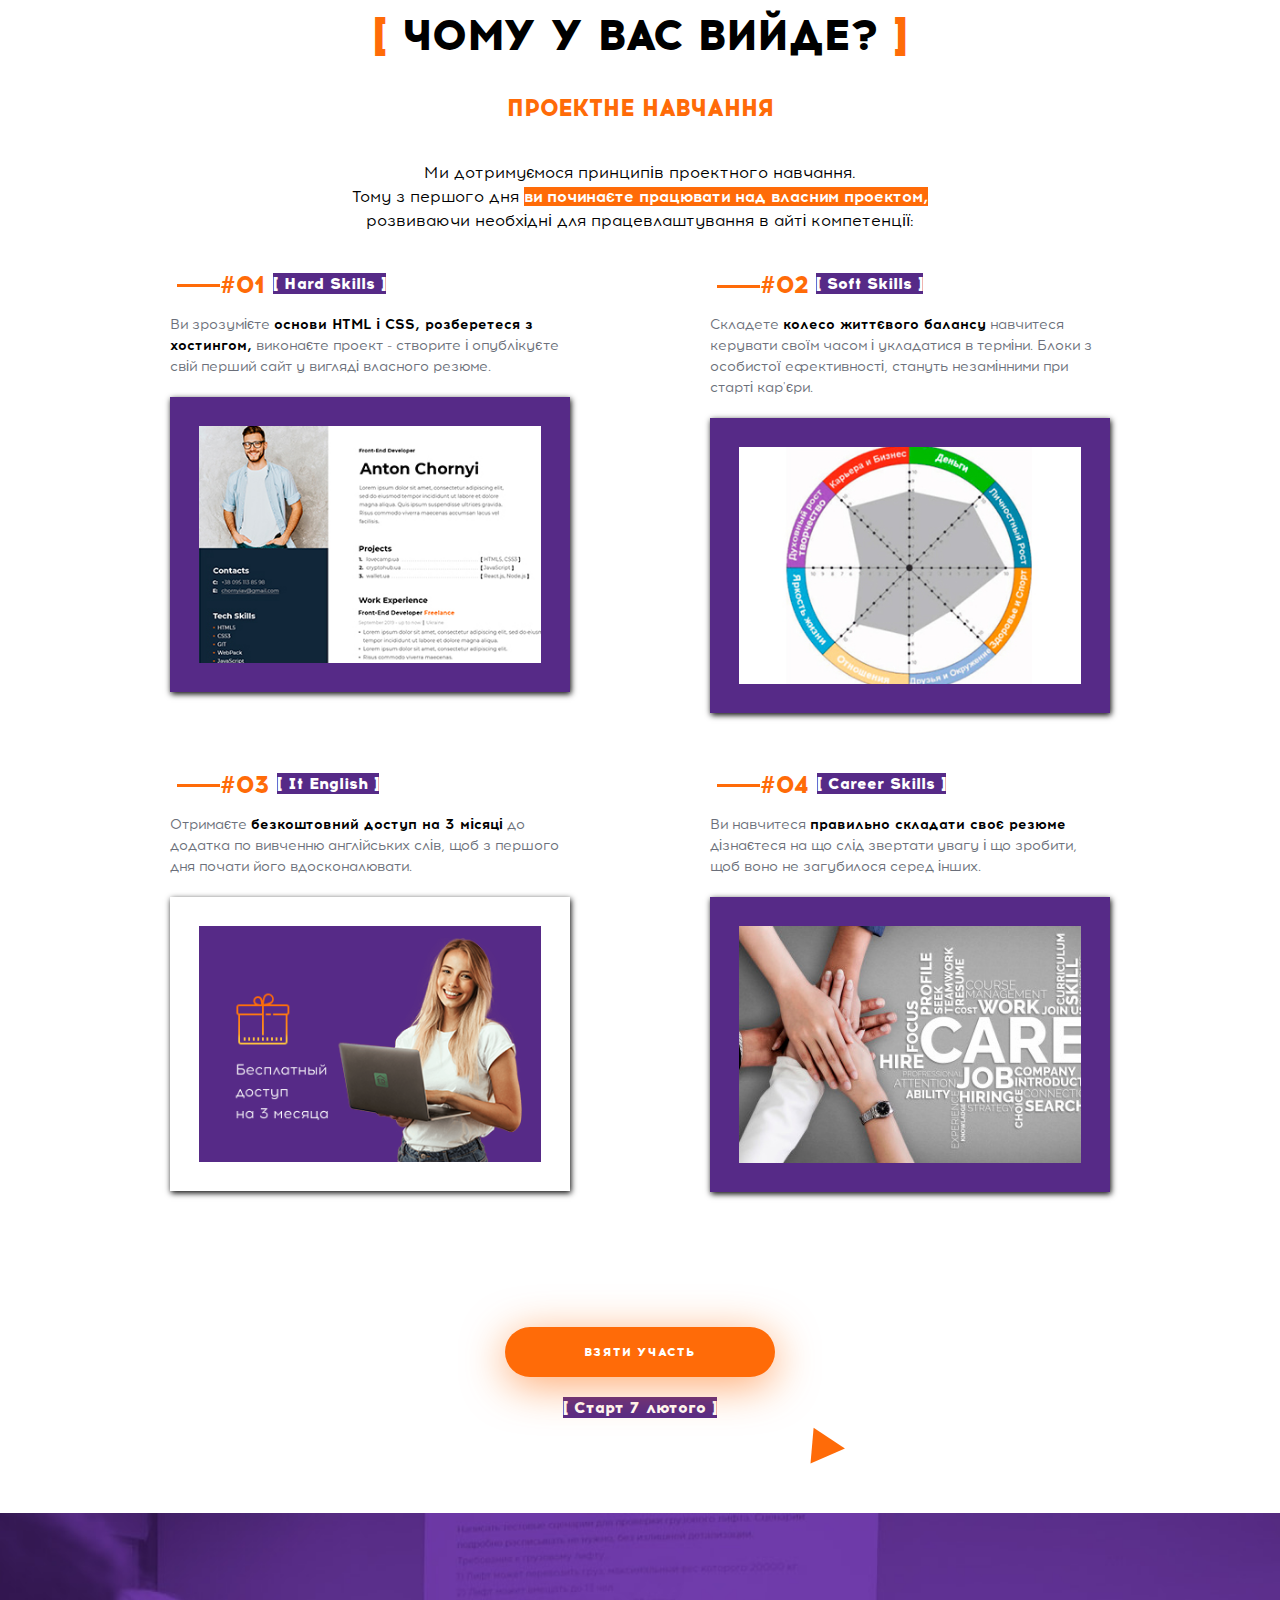
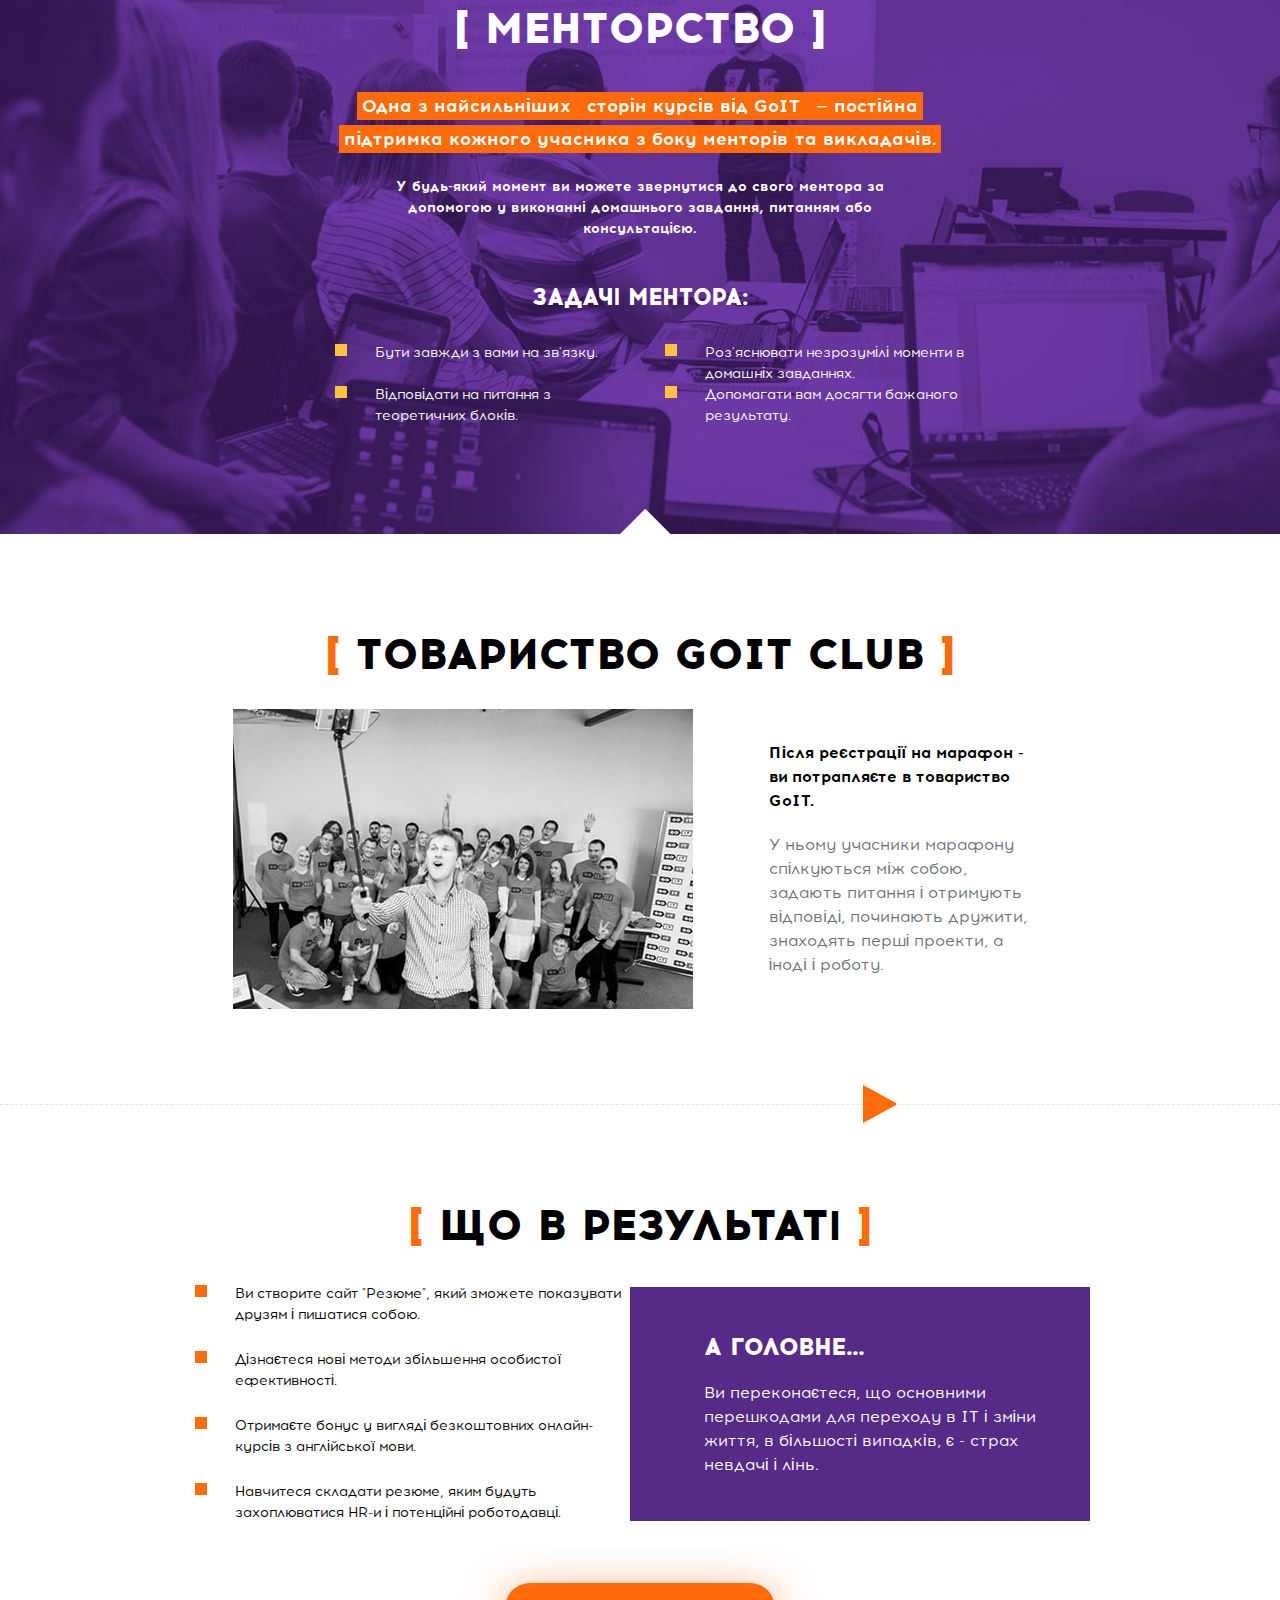
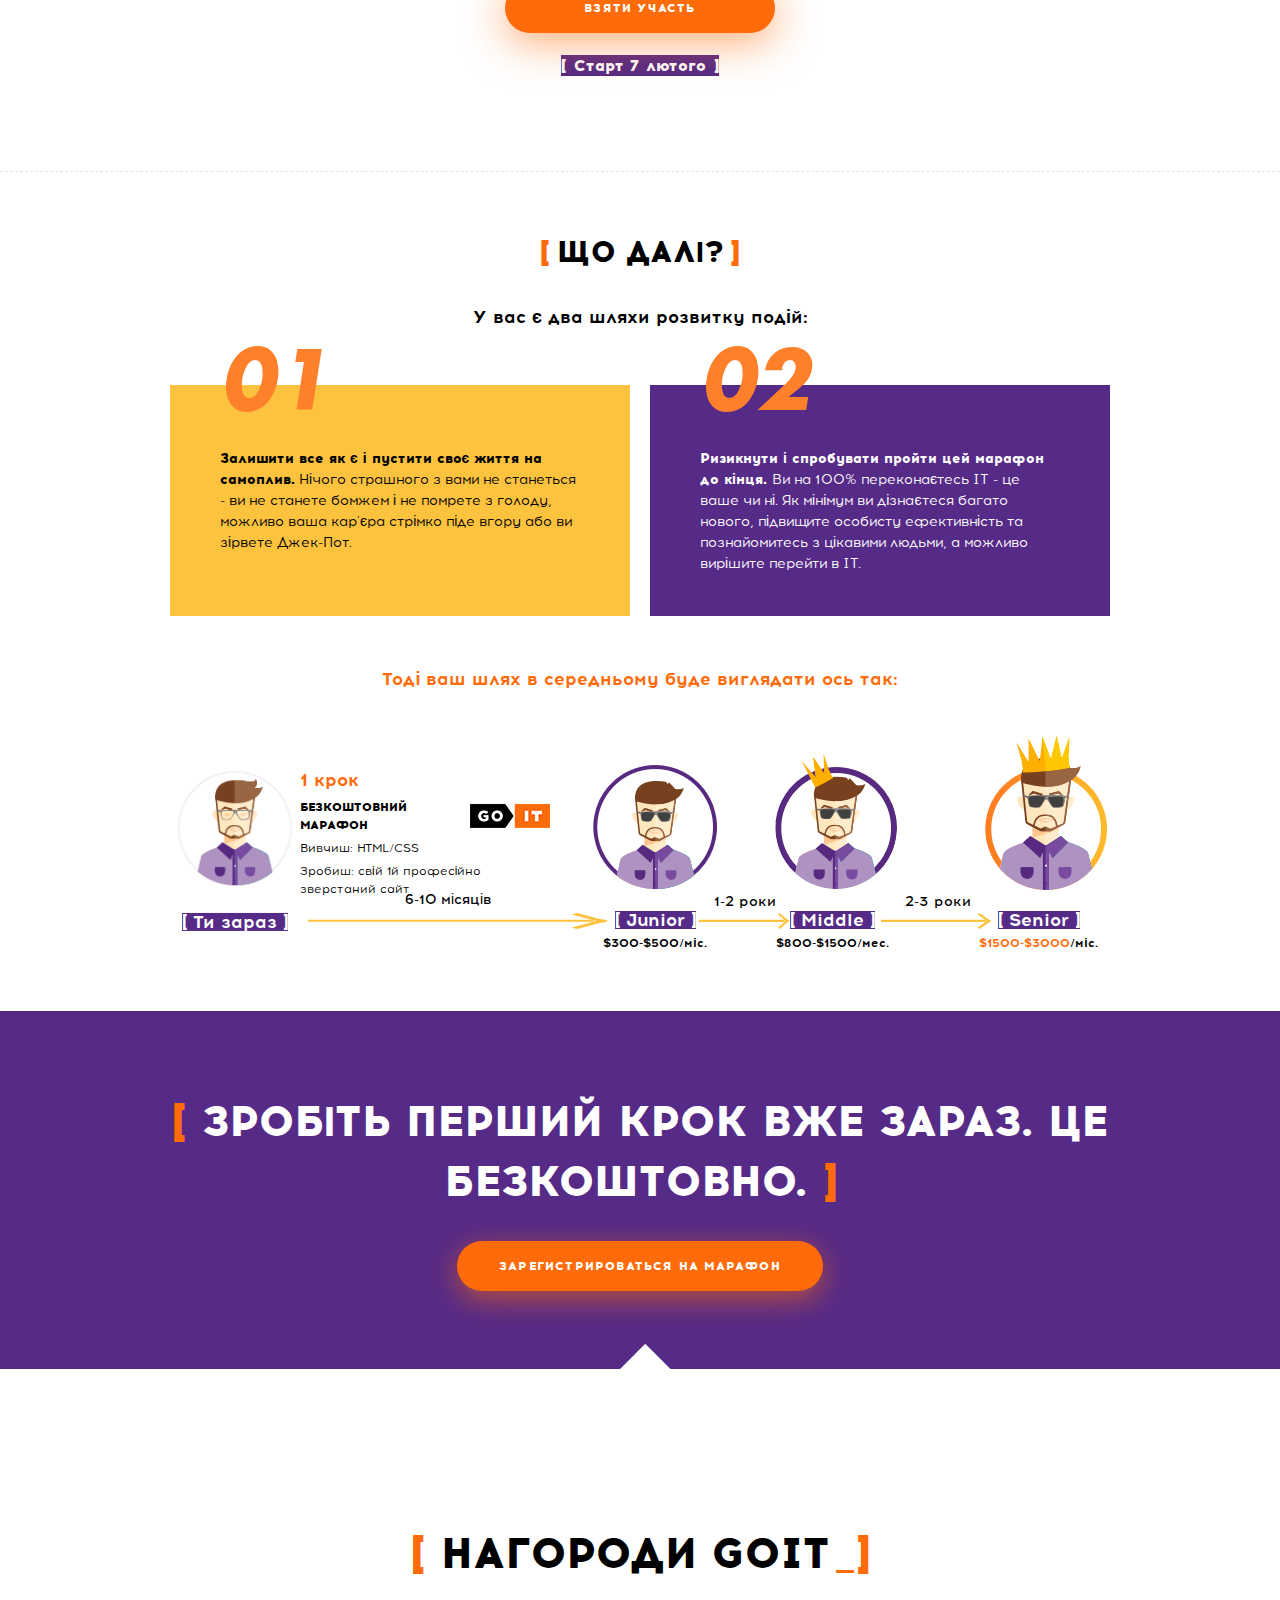
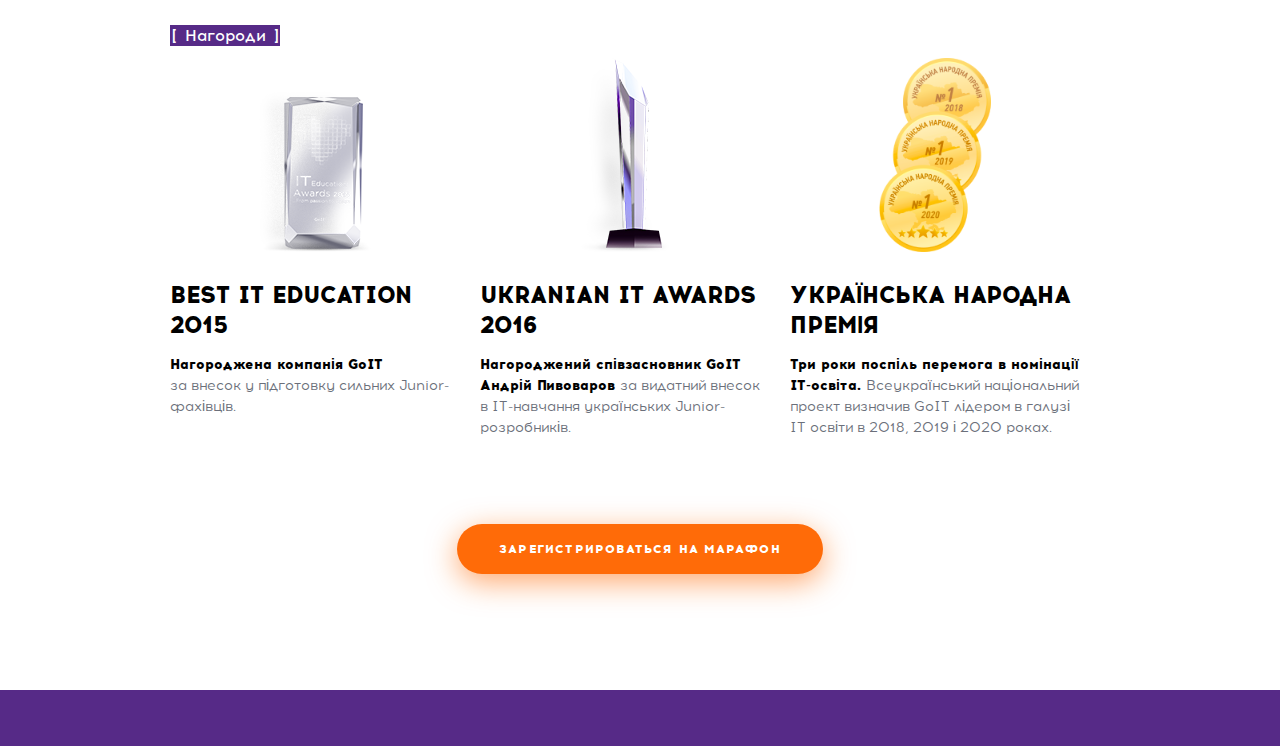
<file: lang/uk/index.html>
<!DOCTYPE html>
<html lang="uk">

<head>
  <meta charset="UTF-8" />
  <meta name="viewport" content="width=device-width, initial-scale=1.0" />
  <meta http-equiv="X-UA-Compatible" content="ie=edge" />
  <meta name="description" content="<БЕЗКОШТОВНИЙ МАРАФОН Для тих, хто хоче в IT // але ще сумнівається" />
  <title>Безкоштовний марафон від GoIT</title>

	<!-- Google Tag Manager -->
<script>(function(w,d,s,l,i){w[l]=w[l]||[];w[l].push({'gtm.start':
new Date().getTime(),event:'gtm.js'});var f=d.getElementsByTagName(s)[0],
j=d.createElement(s),dl=l!='dataLayer'?'&l='+l:'';j.async=true;j.src=
'https://www.googletagmanager.com/gtm.js?id='+i+dl;f.parentNode.insertBefore(j,f);
})(window,document,'script','dataLayer','GTM-W73227F');</script>
<!-- End Google Tag Manager -->

	<!-- Facebook Pixel Code -->
<script>
!function(f,b,e,v,n,t,s)
{if(f.fbq)return;n=f.fbq=function(){n.callMethod?
n.callMethod.apply(n,arguments):n.queue.push(arguments)};
if(!f._fbq)f._fbq=n;n.push=n;n.loaded=!0;n.version='2.0';
n.queue=[];t=b.createElement(e);t.async=!0;
t.src=v;s=b.getElementsByTagName(e)[0];
s.parentNode.insertBefore(t,s)}(window, document,'script',
'https://connect.facebook.net/en_US/fbevents.js');
fbq('init', '240892249918282');
fbq('track', 'PageView');
</script>
<noscript><img height="1" width="1" style="display:none"
src="https://www.facebook.com/tr?id=240892249918282&ev=PageView&noscript=1"
/></noscript>
<!-- End Facebook Pixel Code -->

  <!-- FAVICON IMG -->
  <link rel="shortcut icon" href="../../images/favicon.png" type="image/png">
  <!-- /FAVICON IMG -->
  <!-- Сюда будет всталена ссылка на файл стилей -->
  <!-- inject:css -->
  <link rel="stylesheet" href="../../css/styles.css">
  <!-- endinject -->
</head>

<body>
<!-- Google Tag Manager (noscript) -->
<noscript><iframe src="https://www.googletagmanager.com/ns.html?id=GTM-W73227F"
height="0" width="0" style="display:none;visibility:hidden"></iframe></noscript>
<!-- End Google Tag Manager (noscript) -->

  <header class="header">
    <div class="container">
      <nav class="header__nav">
      <a href="" class="site-logo">
        <img class="link-logo" src="../../images/icons/logo.png" alt="Go It">
      </a>
      <div class="toggle-wrapper">
        <a class="name" href="./lang/uk/index.html" data-lang="uk">uk</a>
        <div class="toggle transparent">
          <input id="transparent" type="checkbox" checked/>
          <label class="toggle-item" for="transparent"></label>
        </div>
        <a class="name" href="../../index.html" data-lang="ru">ru</a>
      </div>
    </nav>
      <p class="header__slogan" data-localize="header.slogan">Дізнайтеся за 7 днів чи вийде перейти в IT і змінити кар'єру?</p>
      <h1 class="header__title_size" data-localize="header.title">Безкоштовний марафон</h1>
      <p class="header__text" data-localize="header.text">Для тих, хто хоче в IT // але ще сумнівається</p>
      <p class="header__start" data-localize="registration.start">Старт 7 лютого_</p>
      <p class="header__project" data-localize="header.project">7 днів <span class="header__project_arrow"> 1 проект </span> 100% впевненості</p>
      <button class="header__button section__button" onclick="_mgq.push(['MgSensorInvoke', 'click_472105_goitua_marathon'])" data-localize="registration.button-1">Взяти участь</button>
    </div>
  </header> <!-- end header-->

  <main>
    <section class="whyit container">
      <h2 class="whyit__title section__title" data-localize="whyit.title">Чому IT</h2>
      <p class="whyit__description" data-localize="whyit.description">Як зрозуміти, що вам пора змінити сферу діяльності і почати кар'єру в IT-сфері</p>
      <ul class="whyit-list">
        <li class="whyit-list__item whyit-list__item_money">
          <p class="whyit-list__text" data-localize="whyit.text-1">Вашого доходу не вистачає, щоб залишити заощадження. Ви живете «від зарплати до зарплати»?</p>
        </li>
        <li class="whyit-list__item whyit-list__item_controls">
          <p class="whyit-list__text" data-localize="whyit.text-2">Галузь в застої. Немає продажів. Ви постійно ризикуєте потрапити під скорочення.</p>
        </li>
        <li class="whyit-list__item whyit-list__item_clock">
          <p class="whyit-list__text" data-localize="whyit.text-3">Стрес, дедлайни і постійна переробка роблять вас нещасними?</p>
        </li>
        <li class="whyit-list__item whyit-list__item_bus">
          <p class="whyit-list__text" data-localize="whyit.text-4">Ви ненавидите стояти в пробках в 8:30 ранку, щоб потрапити в гнітючий офіс на іншому кінці міста.</p>
        </li>
      </ul>
    </section> <!-- end section-->
    <section class="choose">
      <div class="container container_graph">
        <h2 class="choose__title section__title" data-localize="choose.title">Чому обирають IT</h2>
        <ul class="choose-list">
          <li class="choose-list__item">
            <p class="choose__description_small" data-localize="choose.description-1">
              Крім цікавих проектів і інноваційної діяльності, робота в сфері інформаційних технологій має ряд вагомих переваг.
            </p>
            <figure>
              <picture class="choose__graph-picture">
                <source srcset="../../images/choose/chart-1-desktop.png" media="(min-width: 1200px)">
                <source srcset="../../images/choose/chart-1-tablet.png" media="(min-width: 768px)">
                <source srcset="../../images/choose/chart-1.png" media="(min-width: 320px)">
                <img class="choose__graph  choose__graph_bottom" src="../../images/choose/chart-1.png" alt="image_graph" />
              </picture>
              <figcaption class="choose__caption" data-localize="choose.caption-1">Динаміка зарплат <span class="choose__caption-bold">Senior JavaScript</span> програмістів</figcaption>
            </figure>

          </li>
          <li class="choose-list__item">
            <p class="choose__description_small" data-localize="choose.description-2">
              <span class="choose__description_light">Оплата праці молодших IT фахівців в Україні стартує від $650.</span>
              Дохід старшого фахівця починається від $2000 і доходить до $4000 у управлінців.
            </p>
            <figure>
              <picture class="choose__graph-picture">
                <source srcset="../../images/choose/chart-2-desktop.png" media="(min-width: 1200px)">
                <source srcset="../../images/choose/chart-2-tablet.png" media="(min-width: 768px)">
                <source srcset="../../images/choose/chart-2.png" media="(min-width: 320px)">
                <img class="choose__graph  choose__graph_bottom" src="../../images/choose/chart-2.png" alt="image_graph" />
              </picture>
              <figcaption class="choose__caption" data-localize="choose.caption-2">Висока оплата праці <span class="choose__caption-bold">Front-End</span> розробників</figcaption>
            </figure>

          </li>
        </ul>
        <h3 class="choose-qwe" data-localize="choose.question">А скільки хочете заробляти ви?</h3>
      </div>
    </section> <!-- end section-->
    <section class="offers container">
      <h2 class="section__title offers__title_left" data-localize="offers.title">При цьому компанії пропонують..</h2>
      <ul class="offers-list">
        <li class="offers-list__item offers-list__item_plant">
          <p class="offers-list__text" data-localize="offers.text-1">Стабільно високі зарплати в доларах</p>
        </li>
        <li class="offers-list__item offers-list__item_lamp">
          <p class="offers-list__text" data-localize="offers.text-2">Кар'єрне зростання згідно з вашими реальним знаннями і навичками</p>
        </li>
        <li class="offers-list__item offers-list__item_hand">
          <p class="offers-list__text" data-localize="offers.text-3">Комплексний соціальний пакет</p>
        </li>
        <li class="offers-list__item offers-list__item_house">
          <p class="offers-list__text" data-localize="offers.text-4">Відмінні умови праці в сучасних офісах</p>
        </li>
        <li class="offers-list__item offers-list__item_cup">
          <p class="offers-list__text" data-localize="offers.text-5">Гнучкий робочий графік і можливість працювати з дому</p>
        </li>
      </ul>
    </section> <!-- end section-->
    <section class="try">
      <div class="container">
        <h2 class="section__title section__title_try" data-localize="try.title">Для того, щоб потрапити в IT потрібно постаратися</h2>
        <p class="try-text">
          <span class="try-text__item" data-localize="try.text-1">Всі переваги</span>
          <span class="try-text__item" data-localize="try.text-2">сфери доступні</span>
          <span class="try-text__item" data-localize="try.text-3">без зв'язків і блату.</span>
        </p>
        <p class="try-description">
          <span class="try-description__item" data-localize="try.text-4">Найчастіше необхідно тільки</span>
          <span class="try-description__item" data-localize="try.text-5">наполегливе бажання</span>
          <span class="try-description__item" data-localize="try.text-6">і старанність.</span>
        </p>
      </div>
    </section> <!-- end section-->
    <section class="developing">
      <div class="container">
        <h2 class="developing-title" data-localize="developing.title">Ви маєте освоїти:</h2>
        <ul class="developing-item">
          <li class="developing-item__list developing-item__list_first">
            <h3 class="sub-text developing-item__list-title ">Hard Skills</h3>
            <p class="developing-item__list-description" data-localize="developing.text-1">Професійні технічні знання і навички, такі як знання мови програмування, розуміння процесу розробки і т.п.</p>
          </li>
          <li class="developing-item__list developing-item__list_second">
            <h3 class="sub-text developing-item__list-title">Soft Skills</h3>
            <p class="developing-item__list-description" data-localize="developing.text-2">Особисті якості, такі як комунікабельність, вміння працювати в команді, креативність, пунктуальність, відповідальність.</p>
          </li>
          <li class="developing-item__list developing-item__list_third">
            <h3 class="sub-text developing-item__list-title ">IT English</h3>
            <p class="developing-item__list-description" data-localize="developing.text-3">Англійська початкового рівня необхідна для працевлаштування в IT. Чим вище рівень володіння мовою, тим більше перспективи.</p>
          </li>
          <li class="developing-item__list developing-item__list_fourth">
            <h3 class="sub-text developing-item__list-title">Career Skills</h3>
            <p class="developing-item__list-description" data-localize="developing.text-4">Щоб отримати хороші проекти або пропозиції щодо роботи - недостатньо просто володіти хорошими технічними знаннями, так само потрібно навчитися “продавати” себе - писати резюме, проходити співбесіди тощо.</p>
          </li>
        </ul>
      </div>
    </section> <!-- end section-->
    <section class="maraphone">
      <div class="container">
        <p class="maraphone-description" data-localize="maraphone.title">Саме для того, щоб ви
          <span class="maraphone-description__tagline"><span class="maraphone-description__text">“прикинули” </span>на себе, чи вийде у вас</span>
          <span class="maraphone-description__tagline"> стати айтішніком ми пропонуємо пройти </span>
          <span class="maraphone-description__span-text">безкоштовний 7 денний марафон</span>
        </p>
      </div>
    </section> <!-- end section-->
    <section class="go">
      <div class="container">
        <div class="go-aside">
          <p class="go-aside__text" data-localize="go.text">
            На цей тиждень ваш улюблений Telegram перетвориться в навчальний онлайн-кабінет. У ньому ви будете отримувати всі навчальні матеріали, викладати домашні завдання і спілкуватися з викладачами і наставниками.
          </p>
          <p class="go-aside__description" data-localize="go.description">
            Усі відеозаписи занять, завдання і матеріали в одному місці, до якого ви можете підключитися у будь-який момент з будь-якого комп'ютера або смартфона.
          </p>
          <button class="section__button go-aside__button" data-localize="registration.button-1">Взяти участь</button>
          <p class="sub-text go-aside__description-text" data-localize="registration.start">Старт 7 лютого_</p>
        </div>
      </div>
    </section> <!-- end section-->
    <section class="structure">
      <div class="container">
        <h2 class="title__str section__title" data-localize="structure.title">Як це <br> буде відбуватись?</h2>
          <ul class="instruction-list">
            <li class="instruction-list__item" data-localize="structure.text-1">
              Отримуєте і дивитесь відео лекцію <span class="instruction-list__dec instruction-list__dec_trans">(15-30 хвилин).</span>
            </li>
            <li class="instruction-list__item" data-localize="structure.text-2">
              Протягом 24 годин виконуєте домашнє завдання <span class="instruction-list__dec">(1-2 години).</span>
            </li>
            <li class="instruction-list__item" data-localize="structure.text-3">
              Звіряєтесь з відео-рішенням <span class="instruction-list__dec">(10 хвилин).</span>
            </li>
            <li class="instruction-list__item" data-localize="structure.text-4">
              Якщо все вийшло, дивитесь наступне <span class="video">відео.</span>
            </li>
            <li class="instruction-list__item" data-localize="structure.text-5">
              А якщо ні, пишете нашому ментору, який допомагає і відповідає на питання.
            </li>
          </ul>
          <button class="button__str section__button" data-localize="registration.button-1">Взяти участь</button>
          <p class="text text-add" data-localize="registration.start">Старт 7 лютого&nbsp;</p>
      </div>
    </section> <!-- end section-->
    <section class="project">
      <div class="container">
        <h2 class="title__str section__title" data-localize="project.title">Чому у вас вийде?</h2>
        <p class="text-subtitle" data-localize="project.subtitle">Проектне навчання</p>
        <p class="introduction" data-localize="project.introduction">
          <span class="introduction-dec">Ми дотримуємося принципів проектного навчання.</span> Тому з першого дня
          <span class="sub-introduction"> ви починаєте працювати над власним проектом,</span> розвиваючи необхідні для працевлаштування в айті компетенції:
        </p>
          <ul class="skills-list">
            <li class="skills-list__item">
              <h3 class="text skills-list__title skills-list__title_hard"> Hard Skills </h3>
              <p class="oportunity-text" data-localize="project.text-1">Ви зрозумієте <span class="oportunity-dec">основи HTML і CSS, розберетеся з хостингом,</span>&nbsp;виконаєте проект - створите і опублікуєте свій перший сайт у вигляді власного резюме.</p>
              <picture>
                <source srcset="../../images/project/img1.jpg 375w, ../../images/project/img1@2x.jpg 750w" sizes="375px" media="(min-width: 768px)">
                <img class="oportunity-img" src="../../images/project/img1m.jpg" alt="hard-skills" height="260">
              </picture>
            </li>
            <li class="skills-list__item">
              <h3 class="text skills-list__title  skills-list__title_soft"> Soft Skills </h3>
              <p class="oportunity-text" data-localize="project.text-2">Складете <span class="oportunity-dec">колесо життєвого балансу</span> навчитеся керувати своїм часом і укладатися в терміни. Блоки з особистої ефективності, стануть незамінними при старті кар'єри.</p>
              <picture>
                <source srcset="../../images/project/img2.jpg 375w, ../../images/project/img2@2x.jpg 750w" sizes="375px" media="(min-width: 768px)">
                <img class="oportunity-img " src="../../images/project/img2m.png" alt="hard-skills" height="260">
              </picture>
            </li>
            <li class="skills-list__item">
              <h3 class="text skills-list__title  skills-list__title_english"> It English </h3>
              <p class="oportunity-text" data-localize="project.text-3">Отримаєте <span class="oportunity-dec">безкоштовний доступ на 3 місяці</span> до додатка по вивченню англійських слів, щоб з першого дня почати його вдосконалювати.</p>
              <picture>
                <source srcset="../../images/project/img3.png 375w, ../../images/project/img3@2x.png 750w" sizes="375px" media="(min-width: 768px)">
                <img class="oportunity-img oportunity-img__dec" src="../../images/project/img3.mob.png" alt="hard-skills" height="260">
              </picture>
            </li>
            <li class="skills-list__item">
              <h3 class="text skills-list__title skills-list__title_career"> Career Skills </h3>
              <p class="oportunity-text" data-localize="project.text-4">Ви навчитеся <span class="oportunity-dec">правильно складати своє резюме</span> дізнаєтеся на що слід звертати увагу і що зробити, щоб воно не загубилося серед інших.</p>
              <picture>
                <source srcset="../../images/project/img4.jpg 375w, ../../images/project/img4@2x.jpg 750w" sizes="375px" media="(min-width: 768px)">
                <img class="oportunity-img" src="../../images/project/img4mob.png" alt="hard-skills" height="260">
              </picture>
            </li>
          </ul>
          <button class="button__pr section__button" data-localize="registration.button-1">Взяти участь</button>
          <p class="text text-add" data-localize="registration.start"> Старт 7 лютого&nbsp;</p>
      </div>
    </section> <!-- end section-->
    <section class="mentor">
      <div class="container container_center">
        <h2 class="section__title section__title_mentor" data-localize="mentor.title">Менторство</h2>
        <p class="mentor__subtitle mentor__subtitle_ora">
          <span class="mentor__subtitle_orange" data-localize="mentor.subtitle-1">Одна з найсильніших</span>
          <span class="mentor__subtitle_orange" data-localize="mentor.subtitle-2">сторін курсів від GoIT</span>
          <span class="mentor__subtitle_orange mentor__subtitle_tablet-vissible" data-localize="mentor.subtitle-3">— постійна</span>
        </p>
        <p class="mentor__subtitle mentor__subtitle_yell" data-localize="mentor.subtitle-4">
          <span class="mentor__subtitle_yellow">
          <span class="mentor__subtitle_mobile-vissible">— постійна</span>
          підтримка
          </span>
          <span class="mentor__subtitle_yellow" data-localize="mentor.subtitle-5">кожного учасника з</span>
          <span class="mentor__subtitle_yellow" data-localize="mentor.subtitle-6">боку менторів</span>
          <span class="mentor__subtitle_yellow" data-localize="mentor.subtitle-7">та викладачів.</span>
        </p>
        <p class="mentor__discription" data-localize="mentor.description">У будь-який момент ви можете звернутися до свого ментора за допомогою у виконанні домашнього завдання, питанням або консультацією.</p>
        <h3 class="mentor__list-title" data-localize="mentor.list-title">Задачі ментора:</h3>
        <ul class="mentor__list">
          <li class="mentor__list-item" data-localize="mentor.text-1">Бути завжди з вами на зв'язку.</li>
          <li class="mentor__list-item mentor__list-item_three" data-localize="mentor.text-2">Відповідати на питання з теоретичних блоків.</li>
          <li class="mentor__list-item" data-localize="mentor.text-3">Роз'яснювати незрозумілі моменти в домашніх завданнях.</li>
          <li class="mentor__list-item mentor__list-item_four" data-localize="mentor.text-4">Допомагати вам досягти бажаного результату.</li>
        </ul>
      </div>
    </section> <!-- end section-->
    <section class="community">
      <div class="container">
        <h2 class="section__title section__title_community" data-localize="community.title">Товариство goit club</h2>
        <div class="community__content">
          <picture>
            <source srcset="../../images/community/club.jpg 1x, ../../images/community/club@2x.jpg 2x" media="(max-width: 1199px)">
            <source srcset="../../images/community/club-ds.jpg 1x, ../../images/community/club-ds@2x.jpg 2x" media="(min-width: 1200px)">
            <img src="../../images/community/club.jpg" alt="community-photo" class="community__content-img">
          </picture>
          <div class="community__text-wrap">
            <p class="community__subtitle" data-localize="community.subtitle">Після реєстрації на марафон - ви потрапляєте в товариство GoIT.</p>
            <p class="community__discription" data-localize="community.description">У ньому учасники марафону спілкуються між собою, задають питання і отримують відповіді, починають дружити, знаходять перші проекти, а іноді і роботу.</p>
          </div>
        </div>
      </div>
    </section> <!-- end section-->
    <section class="result">
      <div class="container container_result">
        <h2 class="section__title section__title_result" data-localize="result.title">Що в результаті</h2>
        <div class="result__content">
          <ul class="result__list">
            <li class="result__list-item" data-localize="result.text-1">Ви створите сайт "Резюме", який зможете показувати друзям і пишатися собою.</li>
            <li class="result__list-item" data-localize="result.text-2">Дізнаєтеся нові методи збільшення особистої ефективності.</li>
            <li class="result__list-item" data-localize="result.text-3">Отримаєте бонус у вигляді безкоштовних онлайн-курсів з англійської мови.</li>
            <li class="result__list-item" data-localize="result.text-4">Навчитеся складати резюме, яким будуть захоплюватися HR-и і потенційні роботодавці.</li>
          </ul>
          <div class="result__text-wrap">
            <p class="result__text-title" data-localize="result.text-4">А головне...</p>
            <p class="result__text-comments" data-localize="result.text-5">Ви переконаєтеся, що основними перешкодами для переходу в IT і зміни життя, в більшості випадків, є - страх невдачі і лінь.</p>
          </div>
        </div>
        <button class="section__button section__button_result" data-localize="registration.button-1">Взяти участь</button>
        <p class="sub-text sub-text_result" data-localize="registration.start">Старт 7 лютого</p>
      </div>
    </section> <!-- end section-->
    <section class="future container">
      <h2 class="future-title" data-localize="future.title">Що далі?</h2>
      <p class="future-title__description" data-localize="future.description">У вас є два шляхи розвитку подій:</p>
      <ul class="future__description">
        <li class="future__description_list">
          <p class="future__description_list_text" data-localize="future.text-1">
            <span class="future__description_list_text_bold">Залишити все як є і пустити своє життя на самоплив.</span>
            Нічого страшного з вами не станеться - ви не станете бомжем і не помрете з голоду, можливо ваша кар'єра стрімко піде вгору або ви зірвете Джек-Пот.
          </p>
        </li>
        <li class="future__description_list">
          <p class="future__description_list_text" data-localize="future.text-2">
            <span class="future__description_list_text_bold">Ризикнути і спробувати пройти цей марафон до кінця. </span>
            Ви на 100% переконаєтесь IT - це ваше чи ні. Як мінімум ви дізнаєтеся багато нового, підвищите особисту ефективність та познайомитесь з цікавими людьми, а можливо вирішите перейти в IT.
          </p>
        </li>
      </ul>
      <h3 class="your-way" data-localize="future.your-way">Тоді ваш шлях в середньому буде виглядати ось так:</h3>
      <!-- начало -->
      <ul class="mans">
        <li class="mans__list">
          <ul class="first-wrapper">
            <li class="first-wrapper__list">
              <ul class="free-marafon">
                <li class="free-marafon__list">
                  <p class="free-marafon__first_step" data-localize="future.step-1">1 крок</p>
                </li>
                <li class="free-marafon__list">
                  <p class="free-marafon__title" data-localize="future.marafon">Безкоштовний марафон</p>
                  <img srcset="
                        ../../images/future/logofutures.png     80w,
                        ../../images/future/logofutures@2x.png 160w
                      " src="../../images/future/logofutures.png" sizes="80px" height="24" alt="goIT"
                    class="free-marafon__logo" />
                </li>
                <li class="free-marafon__list">
                  <p class="free-marafon__what-you-learn" data-localize="future.what-you-learn">
                    Вивчиш: HTML/CSS &nbsp; &nbsp; &nbsp; &nbsp; &nbsp; &nbsp; &nbsp; &nbsp; &nbsp;&nbsp;</p>
                </li>
                <li class="free-marafon__list">
                  <p class="free-marafon__you-do" data-localize="future.you-do">
                    Зробиш: свій 1й професійно зверстаний сайт
                  </p>
                </li>
              </ul>
            </li>
            <li class="first-wrapper__list">
              <img srcset="../../images/future/younow.png 136w, ../../images/future/younow@2x.png 272w"
                src="../../images/future/younow.png" sizes="136px" alt="man" class="mans__list_image">
              <h3 class="mans__list_position" data-localize="future.position">Ти зараз</h3>
              <div class="arrow-wrapper">
                <svg class="man__list_arrow first">
                  <use href="../../images/future/2arrow3.svg#long_arrow3"></use>
                </svg>
                <p class="arrow-wrapper__month first_two" data-localize="future.month-1">6-10 місяців</p>
              </div>
            </li>
          </ul>
        </li>
        <li class="mans__list">
          <img srcset="../../images/future/jun.png 139w, ../../images/future/jun@2x.png 278w" src="../../images/future/jun.png"
            sizes="139px" alt="man" class="mans__list_image">
          <h3 class="mans__list_position">Junior</h3>
          <p class="mans__list_salary" data-localize="future.salary-1">$300-$500/міс.</p>
          <div class="arrow-wrapper">
            <svg class="man__list_arrow second">
              <use href="../../images/future/2arrow3.svg#long_arrow3"></use>
            </svg>
            <p class="arrow-wrapper__month second_two" data-localize="future.month-2">1-2 роки</p>
          </div>
        </li>
        <li class="mans__list">
          <ul class="second-wrapper">
            <li class="second-wrapper__list">
              <img srcset="../../images/future/mid.png 144w, ../../images/future/mid@2x.png 288w" src="../../images/future/mid.png"
                sizes="144px" alt="man" class="mans__list_image">
              <h3 class="mans__list_position">Middle</h3>
              <p class="mans__list_salary" data-localize="future.salary-2">$800-$1500/мес.</p>
              <div class="arrow-wrapper">
                <svg class="man__list_arrow middle">
                  <use href="../../images/future/2arrow3.svg#long_arrow3"></use>
                </svg>
                <p class="arrow-wrapper__month middle_two" data-localize="future.month-3">2-3 роки</p>
              </div>
            </li>
            <li class="second-wrapper__list">
              <img srcset="../../images/future/senior.png 143w, ../../images/future/senior@2x.png 286w"
                src="../../images/future/senior.png" sizes="143px" alt="man" class="mans__list_image">
              <h3 class="mans__list_position">Senior</h3>
              <p class="mans__list_salary"><span class="mans__list_salary_orange" data-localize="future.salary-3">$1500-$3000</span>/міс.</p>
            </li>
          </ul>
        </li>
      </ul>
    </section> <!-- end section-->
    <section class="first-step">
      <div class="container">
        <h2 class="section__title section__title_first-step" data-localize="first-step.title">Зробіть перший крок вже зараз. Це безкоштовно.</h2>
        <button class="section__button section__button_first-step button_change" data-localize="registration.button-1">Взяти участь</button>
        <p class="sub-text sub-text_first-step" data-localize="registration.start">Старт 7 лютого</p>
      </div>
    </section> <!-- end section-->
    <section class="awards container">
      <h2 class="section__title section__title_awards" data-localize="awards.title">Нагороди GoIT</h2>
      <!--<div class="two-articles">
      <div class="article-wraper">
        <article class="article-Go">
          <p class="sub-text sub-text__awards sub-text__awards_first">Go for IT</p>
          <h3 class="article-Go__title article-title">GoIT выиграла тендер ПР ООН Украина</h3>
          <p class="article-Go__description">На реализацию социального проекта по бесплатному обу&shy;чению Frontend. Мы
            стали самой молодой компанией-партнером ПР ООН.
            В рамках проекта Go for IT мы обязались обучить Frontend-разработке 300 переселенцев.</p>
        </article>
      </div>


      <article class="article-partner">
        <div class="article-wraper">
          <p class="sub-text sub-text__awards sub-text__awards_second">Партнеры</p>
        </div>
        <picture>
          <source srcset="./images/partners.png 1x, ./images/partners@2x.png 2x" media="(max-width: 767px)">
          <source srcset="./images/partners2.png 1x, ./images/partners2@2x.png 2x" media="(min-width: 768px)">
          <img src="./images/partners2.png" alt="partners" class="partner-logo">
        </picture>
      </article>
    </div>-->

      <article class="article-awards">
        <div class="article-wraper">
          <p class="sub-text sub-text__awards sub-text__awards_third" data-localize="awards.article">Нагороди</p>
        </div>
        <ul class="article-awards__list">
          <li class="article-awards__item">
            <div class="image-wrapper">
            <img srcset="../../images/awards/first.png 56w, ../../images/awards/first@2x.png 112w" src="../../images/awards/first.png"
              sizes="56px" alt="awards" class="article-awards__photo">
            </div>
            <h3 class="article-awards__title article-title">Best IT Eduсation 2015</h3>
            <p class="article-awards__description" data-localize="awards.text-1">
              <span class="article-awards__description--special">Нагороджена компанія GoIT</span><br>
              за внесок у підготовку сильних Junior-фахівців.</p>
          </li>
          <li class="article-awards__item">
            <div class="image-wrapper">
            <img srcset="../../images/awards/second.png 88w, ../../images/awards/second@2x.png 176w" src="../../images/awards/second.png"
              sizes="88px" alt="awards" class="article-awards__photo">
            </div>
              <h3 class="article-awards__title article-title">Ukranian IT Awards 2016</h3>
            <p class="article-awards__description" data-localize="awards.text-2">
              <span class="article-awards__description--special">Нагороджений співзасновник GoIT Андрій Пивоваров </span>
              за видатний внесок в IT-навчання українських Junior-розробників.</p>
          </li>
          <li class="article-awards__item">
            <div class="image-wrapper">
            <img srcset="../../images/awards/third.png 217w, ../../images/awards/third@2x.png 434w" src="../../images/awards/third.png"
              sizes="217px" alt="awards" class="article-awards__photo">
            </div>
              <h3 class="article-awards__title article-title" data-localize="awards.subtitle">Українська народна премія</h3>
            <p class="article-awards__description" data-localize="awards.text-3">
              <span class="article-awards__description--special">Три роки поспіль перемога в номіна&shy;ції IT-освіта. </span>
              Всеукраїнський національний проект визначив GoIT лідером в галузі IT освіти в 2018, 2019 і 2020 роках.</p>
          </li>
        </ul>
        <button class="section__button section__button_first-step button_change" >Взяти участь</button>
        <p class="sub-text sub-text_first-step" data-localize="registration.start">Старт 7 лютого</p>
      </article>
    </section> <!-- end section-->
    <div class="bottom-box"></div>
    <div id="openmodal" class="modalwindow">
      <div class="modalwindow_container">
        <button title="Закрыть" class="close">X</button>
        <div class="wepster-hash-pnv62f"></div>
        <!--<a href="#" class="modalwindow__logo">
              <img src="./images/icons/logo.png" alt="logogtype" class="modalwindow__logo-img">
          </a>
          <p class="modalwindow__title">Регистрация на марафон</p>
          <form class="modalwindow__form" method="post">
              <div class="modalwindow__form_wrap">
                  <input class="input_text" type="text" placeholder="Имя.." name="name" required="">
              </div>
              <div class="modalwindow__form_wrap">
                  <input class="input_tel" type="tel" placeholder="Моб. номер" name="phone" required="">
              </div>
              <div class="modalwindow__form_wrap">
                  <input class="input_emeil" type="email" placeholder="Email.." name="email" required="">
              </div>
      <input type="hidden" name="utm_source" value="">
              <input type="hidden" name="utm_medium" value="">
              <input type="hidden" name="utm_term" value="">
              <input type="hidden" name="utm_campaign" value="">
              <input type="hidden" name="utm_content" value="">
              <button onclick = '_mgq.push(["MgSensorInvoke", "click_472105_goitua_marathon"])' type="submit" class="modalwindow__btn section__button submit">Зарегистрироваться</button>
          </form>-->
      </div>
    </div>
  </main>
  <script src="https://cdnjs.cloudflare.com/ajax/libs/jquery/3.4.1/jquery.min.js"></script>
	<script src="../../js/jquery.maskedinput.min.js"></script>
	<!-- <script src="./js/jquery.localize.min.js"></script> -->
  <script src="../../js/main.js"></script>
  <script src="../../js/modal.js"></script>

  <script>

    </script>
  <!-- leeloo init code -->
    <script>
    window.LEELOO = function(){
        window.LEELOO_INIT = { id: '5d0cb9cdaad9f4000e4b8e07' };
        var js = document.createElement('script');
        js.src = 'https://app.leeloo.ai/init.js';
        js.async = true;
        document.getElementsByTagName('head')[0].appendChild(js);
    }; LEELOO();
    </script>
<!-- end leeloo init code -->

<script>window.LEELOO_LEADGENTOOLS = (window.LEELOO_LEADGENTOOLS || []).concat('f8x8ua');</script>
</body>

</html>
</file>
<file: css/styles.css>
@charset "UTF-8";

/*
 * Все паршалы импортировать в этот файл
 */

/*! normalize.css v8.0.0 | MIT License | github.com/necolas/normalize.css */

/* Document
   ========================================================================== */

/**
 * 1. Correct the line height in all browsers.
 * 2. Prevent adjustments of font size after orientation changes in iOS.
 */

html {
  line-height: 1.15;
  /* 1 */
  -webkit-text-size-adjust: 100%;
  /* 2 */
}

/* Sections
     ========================================================================== */

/**
   * Remove the margin in all browsers.
   */

body {
  margin: 0;
}

/**
   * Correct the font size and margin on `h1` elements within `section` and
   * `article` contexts in Chrome, Firefox, and Safari.
   */

h1 {
  font-size: 2em;
  margin: 0.67em 0;
}

/* Grouping content
     ========================================================================== */

/**
   * 1. Add the correct box sizing in Firefox.
   * 2. Show the overflow in Edge and IE.
   */

hr {
  box-sizing: content-box;
  /* 1 */
  height: 0;
  /* 1 */
  overflow: visible;
  /* 2 */
}

/**
   * 1. Correct the inheritance and scaling of font size in all browsers.
   * 2. Correct the odd `em` font sizing in all browsers.
   */

pre {
  font-family: monospace, monospace;
  /* 1 */
  font-size: 1em;
  /* 2 */
}

/* Text-level semantics
     ========================================================================== */

/**
   * Remove the gray background on active links in IE 10.
   */

a {
  background-color: transparent;
}

/**
   * 1. Remove the bottom border in Chrome 57-
   * 2. Add the correct text decoration in Chrome, Edge, IE, Opera, and Safari.
   */

abbr[title] {
  border-bottom: none;
  /* 1 */
  text-decoration: underline;
  /* 2 */
  -webkit-text-decoration: underline dotted;
  text-decoration: underline dotted;
  /* 2 */
}

/**
   * Add the correct font weight in Chrome, Edge, and Safari.
   */

b,
strong {
  font-weight: bolder;
}

/**
   * 1. Correct the inheritance and scaling of font size in all browsers.
   * 2. Correct the odd `em` font sizing in all browsers.
   */

code,
kbd,
samp {
  font-family: monospace, monospace;
  /* 1 */
  font-size: 1em;
  /* 2 */
}

/**
   * Add the correct font size in all browsers.
   */

small {
  font-size: 80%;
}

/**
   * Prevent `sub` and `sup` elements from affecting the line height in
   * all browsers.
   */

sub,
sup {
  font-size: 75%;
  line-height: 0;
  position: relative;
  vertical-align: baseline;
}

sub {
  bottom: -0.25em;
}

sup {
  top: -0.5em;
}

/* Embedded content
     ========================================================================== */

/**
   * Remove the border on images inside links in IE 10.
   */

img {
  border-style: none;
}

/* Forms
     ========================================================================== */

/**
   * 1. Change the font styles in all browsers.
   * 2. Remove the margin in Firefox and Safari.
   */

button,
input,
optgroup,
select,
textarea {
  font-family: inherit;
  /* 1 */
  font-size: 100%;
  /* 1 */
  line-height: 1.15;
  /* 1 */
  margin: 0;
  /* 2 */
}

/**
   * Show the overflow in IE.
   * 1. Show the overflow in Edge.
   */

button,
input {
  /* 1 */
  overflow: visible;
}

/**
   * Remove the inheritance of text transform in Edge, Firefox, and IE.
   * 1. Remove the inheritance of text transform in Firefox.
   */

button,
select {
  /* 1 */
  text-transform: none;
}

/**
   * Correct the inability to style clickable types in iOS and Safari.
   */

button,
[type="button"],
[type="reset"],
[type="submit"] {
  -webkit-appearance: button;
}

/**
   * Remove the inner border and padding in Firefox.
   */

button::-moz-focus-inner,
[type="button"]::-moz-focus-inner,
[type="reset"]::-moz-focus-inner,
[type="submit"]::-moz-focus-inner {
  border-style: none;
  padding: 0;
}

/**
   * Restore the focus styles unset by the previous rule.
   */

button:-moz-focusring,
[type="button"]:-moz-focusring,
[type="reset"]:-moz-focusring,
[type="submit"]:-moz-focusring {
  outline: 1px dotted ButtonText;
}

/**
   * Correct the padding in Firefox.
   */

fieldset {
  padding: 0.35em 0.75em 0.625em;
}

/**
   * 1. Correct the text wrapping in Edge and IE.
   * 2. Correct the color inheritance from `fieldset` elements in IE.
   * 3. Remove the padding so developers are not caught out when they zero out
   *    `fieldset` elements in all browsers.
   */

legend {
  box-sizing: border-box;
  /* 1 */
  color: inherit;
  /* 2 */
  display: table;
  /* 1 */
  max-width: 100%;
  /* 1 */
  padding: 0;
  /* 3 */
  white-space: normal;
  /* 1 */
}

/**
   * Add the correct vertical alignment in Chrome, Firefox, and Opera.
   */

progress {
  vertical-align: baseline;
}

/**
   * Remove the default vertical scrollbar in IE 10+.
   */

textarea {
  overflow: auto;
}

/**
   * 1. Add the correct box sizing in IE 10.
   * 2. Remove the padding in IE 10.
   */

[type="checkbox"],
[type="radio"] {
  box-sizing: border-box;
  /* 1 */
  padding: 0;
  /* 2 */
}

/**
   * Correct the cursor style of increment and decrement buttons in Chrome.
   */

[type="number"]::-webkit-inner-spin-button,
[type="number"]::-webkit-outer-spin-button {
  height: auto;
}

/**
   * 1. Correct the odd appearance in Chrome and Safari.
   * 2. Correct the outline style in Safari.
   */

[type="search"] {
  -webkit-appearance: textfield;
  /* 1 */
  outline-offset: -2px;
  /* 2 */
}

/**
   * Remove the inner padding in Chrome and Safari on macOS.
   */

[type="search"]::-webkit-search-decoration {
  -webkit-appearance: none;
}

/**
   * 1. Correct the inability to style clickable types in iOS and Safari.
   * 2. Change font properties to `inherit` in Safari.
   */

::-webkit-file-upload-button {
  -webkit-appearance: button;
  /* 1 */
  font: inherit;
  /* 2 */
}

/* Interactive
     ========================================================================== */

/*
   * Add the correct display in Edge, IE 10+, and Firefox.
   */

details {
  display: block;
}

/*
   * Add the correct display in all browsers.
   */

summary {
  display: list-item;
}

/* Misc
     ========================================================================== */

/**
   * Add the correct display in IE 10+.
   */

template {
  display: none;
}

/**
   * Add the correct display in IE 10.
   */

[hidden] {
  display: none;
}

/* montserrat-regular - latin */

@font-face {
  font-family: "Montserrat";
  font-style: normal;
  font-weight: 400;
  src: local("Montserrat Regular"), local("Montserrat-Regular"),
    url("../fonts/montserrat-v14-latin-regular.woff2") format("woff2"),
    url("../fonts/montserrat-v14-latin-regular.woff") format("woff");
  /* Chrome 6+, Firefox 3.6+, IE 9+, Safari 5.1+ */
}

/* montserrat-700 - latin */

@font-face {
  font-family: "Montserrat";
  font-style: normal;
  font-weight: 700;
  src: local("Montserrat Bold"), local("Montserrat-Bold"),
    url("../fonts/montserrat-v14-latin-700.woff2") format("woff2"),
    url("../fonts/montserrat-v14-latin-700.woff") format("woff");
  /* Chrome 6+, Firefox 3.6+, IE 9+, Safari 5.1+ */
}

/* futura-bold- latin */

@font-face {
  font-family: "Futura";
  font-style: normal;
  font-weight: 700;
  src: local("Futura Bold"), local("Futura-Bold"),
    url("../fonts/Futura-Bold.woff2") format("woff2"),
    url("../fonts/Futura-Bold.woff") format("woff");
  /* Chrome 6+, Firefox 3.6+, IE 9+, Safari 5.1+ */
}

/* acrom-regular- latin */

@font-face {
  font-family: "Acrom";
  font-style: normal;
  font-weight: 400;
  src: local("Acrom Regular"), local("Acrom-Regular"),
    url("../fonts/Acrom-Regular.woff2") format("woff2"),
    url("../fonts/Acrom-Regular.woff") format("woff");
  /* Chrome 6+, Firefox 3.6+, IE 9+, Safari 5.1+ */
}

/* acrom-medium- latin */

@font-face {
  font-family: "Acrom";
  font-style: normal;
  font-weight: 500;
  src: local("Acrom Medium"), local("Acrom-Medium"),
    url("../fonts/Acrom-Medium.woff2") format("woff2"),
    url("../fonts/Acrom-Medium.woff") format("woff");
  /* Chrome 6+, Firefox 3.6+, IE 9+, Safari 5.1+ */
}

/* acrom-bold- latin */

@font-face {
  font-family: "Acrom";
  font-style: normal;
  font-weight: 700;
  src: local("Acrom Bold"), local("Acrom-Bold"),
    url("../fonts/Acrom-Bold.woff2") format("woff2"),
    url("../fonts/Acrom-Bold.woff") format("woff");
  /* Chrome 6+, Firefox 3.6+, IE 9+, Safari 5.1+ */
}

/* acrom-extrabold- latin */

@font-face {
  font-family: "Acrom";
  font-style: normal;
  font-weight: 800;
  src: local("Acrom Extrabold"), local("Acrom-Extrabold"),
    url("../fonts/Acrom-ExtraBold.woff2") format("woff2"),
    url("../fonts/Acrom-ExtraBold.woff") format("woff");
  /* Chrome 6+, Firefox 3.6+, IE 9+, Safari 5.1+ */
}

/* белый */

/* оранжевый */

/* желтый */

/* фиолетовый */

/* серый цвет текста */

/* черный цвет текста */

html {
  box-sizing: border-box;
}

*,
*::before,
*::after {
  box-sizing: inherit;
  margin: 0;
  padding: 0;
}

body {
  font-family: "Montserrat", Arial, sans-serif;
  color: #6b6f7a;
}

ul,
ol {
  list-style: none;
}

img {
  display: block;
  max-width: 100%;
  height: auto;
}

h1,
h2,
h3,
h4,
h5,
h6 {
  margin: 0;
}

a {
  display: block;
  text-decoration: none;
}

.container {
  width: 280px;
  margin: 0 auto;
}

.section__title {
  font-size: 30px;
  line-height: 40px;
  font-weight: 800;
  text-transform: uppercase;
  font-family: "Acrom", Arial, sans-serif;
}

.section__title::before {
  content: "[";
  margin-right: 16px;
}

.section__title::after {
  content: "]";
  margin-left: 16px;
}

.section__button {
  display: block;
  margin: 0 auto;
  width: 270px;
  background-color: #ff6b08;
  box-shadow: 0px 8px 43px rgba(255, 107, 8, 0.59);
  border-radius: 30px;
  border: none;
  color: #ffffff;
  font-size: 12px;
  line-height: 50px;
  font-weight: 800;
  font-family: "Acrom", Arial, sans-serif;
  text-transform: uppercase;
  letter-spacing: 1.2px;
}

.sub-text {
  display: inline-block;
  background-color: #562a87;
  font-size: 16px;
  line-height: 21px;
  font-weight: 800;
  color: #ffffff;
  font-family: "Acrom", Arial, sans-serif;
}

.sub-text::before {
  content: "[";
  margin-right: 8px;
}

.sub-text::after {
  content: "]";
  margin-left: 8px;
}

@-webkit-keyframes anime {
  0% {
    -webkit-transform: translateY(-200px);
    transform: translateY(-200px);
  }

  40% {
    -webkit-transform: translateY(0), rotate(0);
    transform: translateY(0), rotate(0);
  }

  50% {
    -webkit-transform: rotate(0);
    transform: rotate(0);
  }

  100% {
    -webkit-transform: rotate(360deg);
    transform: rotate(360deg);
  }
}

@keyframes anime {
  0% {
    -webkit-transform: translateY(-200px);
    transform: translateY(-200px);
  }

  40% {
    -webkit-transform: translateY(0), rotate(0);
    transform: translateY(0), rotate(0);
  }

  50% {
    -webkit-transform: rotate(0);
    transform: rotate(0);
  }

  100% {
    -webkit-transform: rotate(360deg);
    transform: rotate(360deg);
  }
}

.header {
  position: relative;
  background-image: url("../images/header/bg_mobile.jpg");
  background-size: cover;
  background-repeat: no-repeat;
  background-position: center top;
  padding: 37px 0 65px;
}

.header::after {
  position: absolute;
  content: "";
  background-color: #ffffff;
  width: 26px;
  height: 26px;
  left: 50%;
  bottom: 0;
  -webkit-transform-origin: left bottom;
  transform-origin: left bottom;
  -webkit-transform: rotate(45deg) translate(-50%, 50%);
  transform: rotate(45deg) translate(-50%, 50%);
}

.header__title_size {
  font-size: 28px;
  font-family: "Acrom", sans-serif;
  color: #ffffff;
  font-weight: 700;
  text-transform: uppercase;
  line-height: 1.333;
  text-align: center;
  margin-bottom: 12px;
}

.header__title_size::before {
  content: "[";
  font-size: 28px;
  font-family: "Acrom", sans-serif;
  color: #ff6b08;
  font-weight: 700;
  line-height: 1.333;
  margin-right: 16px;
}

.header__title_size::after {
  content: "]";
  font-size: 28px;
  font-family: "Acrom", sans-serif;
  color: #ff6b08;
  font-weight: 700;
  line-height: 1.333;
  margin-left: 16px;
}

.header__slogan {
  font-size: 18px;
  line-height: 24px;
  font-weight: 400;
  font-family: "Acrom", Arial, sans-serif;
  color: #ffffff;
  padding: 0 25px;
  text-align: center;
  margin: 0 auto 26px;
}

.header__text {
  font-size: 14px;
  line-height: 21px;
  font-weight: 400;
  font-family: "Acrom", Arial, sans-serif;
  color: #ffffff;
  text-align: center;
  padding: 0 50px;
  margin-bottom: 14px;
}

.header__start {
  font-family: "Acrom", Arial, sans-serif;
  font-size: 30px;
  line-height: 32px;
  font-weight: 400;
  color: #fdc33f;
  text-align: center;
  margin-bottom: 20px;
}

.header__project {
  font-family: "Acrom", Arial, sans-serif;
  font-size: 16px;
  line-height: 21px;
  font-weight: 400;
  color: #ffffff;
  text-align: center;
  padding-left: 42px;
  padding-right: 42px;
  margin-bottom: 32px;
  text-transform: uppercase;
}

.header__project_arrow::before {
  content: "//";
}

.header__project_arrow::after {
  content: "//";
}

.header__button {
  line-height: 50px;
}

.site-logo {
  display: block;
  /* margin: 0 auto; */
  width: 100px;
  -webkit-animation: anime 2s linear;
  animation: anime 2s linear;
}

.whyit {
  padding: 56px 0 62px 0;
}

.whyit__title {
  margin-bottom: 20px;
  color: #000000;
  text-align: center;
}

.whyit__title::before {
  color: #ff6b08;
}

.whyit__title::after {
  color: #ff6b08;
}

.whyit__description {
  font-size: 18px;
  line-height: 26px;
  font-weight: 800;
  font-family: "Acrom", Arial, sans-serif;
  color: #000000;
  text-align: center;
  padding: 0 22px;
  margin-bottom: 22px;
}

.whyit-list {
  text-align: center;
}

.whyit-list__text {
  font-size: 14px;
  line-height: 21px;
  font-weight: 400;
  font-family: "Acrom", Arial, sans-serif;
  padding: 0 24px;
}

.whyit-list__item::before {
  display: block;
  content: "";
  width: 84px;
  height: 84px;
  background-position: center;
  background-repeat: no-repeat;
  margin: 0 auto;
  border-radius: 50%;
  background-color: #ffffff;
  box-shadow: 0px 2px 4px 0px rgba(11, 20, 30, 0.08);
  margin-bottom: 14px;
}

.whyit-list__item_money::before {
  background-image: url(../images/icons/money.png);
}

.whyit-list__item_controls::before {
  background-image: url(../images/icons/controls.png);
}

.whyit-list__item_clock::before {
  background-image: url(../images/icons/clock.png);
}

.whyit-list__item_bus::before {
  background-image: url(../images/icons/bus.png);
}

.choose {
  background-color: #f2f2f2;
  padding: 56px 0 58px 0;
  position: relative;
  overflow: hidden;
}

.choose::after {
  position: absolute;
  content: "";
  background-color: #ffffff;
  width: 26px;
  height: 26px;
  left: 50%;
  bottom: 0;
  -webkit-transform-origin: left bottom;
  transform-origin: left bottom;
  -webkit-transform: rotate(45deg) translate(-50%, 50%);
  transform: rotate(45deg) translate(-50%, 50%);
}

.choose__graph {
  margin-left: auto;
  margin-bottom: 25px;
}

.choose__graph-picture {
  display: block;
  margin-bottom: 10px;
}

.choose-qwe {
  font-size: 18px;
  line-height: 26px;
  font-weight: 800;
  font-family: "Acrom", Arial, sans-serif;
  text-transform: uppercase;
  color: #ff6b08;
  text-align: center;
}

.choose-list {
  margin-bottom: 30px;
}

.choose-list__item:not(:last-child) {
  margin-bottom: 42px;
}

.choose__title {
  margin-bottom: 20px;
  color: #000000;
  text-align: center;
}

.choose__title::before {
  color: #ff6b08;
}

.choose__title::after {
  color: #ff6b08;
}

.choose__description_small {
  font-size: 14px;
  line-height: 21px;
  font-weight: 800;
  font-family: "Acrom", Arial, sans-serif;
  color: #000000;
  text-align: center;
  padding: 0 12px;
  margin-bottom: 14px;
}

.choose__description_light {
  font-weight: 400;
}

.offers {
  padding: 56px 0 62px 0;
}

.offers__title_left {
  margin-bottom: 38px;
  color: #000000;
  text-align: center;
}

.offers__title_left::before {
  color: #ff6b08;
}

.offers__title_left::after {
  color: #ff6b08;
}

.offers-list {
  text-align: center;
  margin: 0 auto;
}

.offers-list__text {
  font-size: 14px;
  line-height: 21px;
  font-weight: 400;
  font-family: "Acrom", Arial, sans-serif;
}

.offers-list__item::before {
  display: block;
  content: "";
  width: 84px;
  height: 84px;
  background-position: center;
  background-repeat: no-repeat;
  margin: 0 auto;
  border-radius: 50%;
  background-color: #ff6b08;
  margin-bottom: 8px;
}

.offers-list__item_plant::before {
  background-image: url(../images/icons/plant.png);
}

.offers-list__item_lamp::before {
  background-image: url(../images/icons/lamp.png);
}

.offers-list__item_hand::before {
  background-image: url(../images/icons/hand.png);
}

.offers-list__item_house::before {
  background-image: url(../images/icons/house.png);
}

.offers-list__item_cup::before {
  background-image: url(../images/icons/cup.png);
}

.try {
  position: relative;
  background-image: url("../images/try/img_bg-first2.jpg");
  background-repeat: no-repeat;
  background-size: cover;
  background-position: center;
  background-attachment: fixed;
  padding: 56px 0 64px 0;
}

.try::after {
  position: absolute;
  content: "";
  background-color: #ffffff;
  width: 26px;
  height: 26px;
  left: 50%;
  bottom: 0;
  -webkit-transform-origin: left bottom;
  transform-origin: left bottom;
  -webkit-transform: rotate(45deg) translate(-50%, 50%);
  transform: rotate(45deg) translate(-50%, 50%);
}

.section__title_try {
  color: #ffffff;
  margin: 0 auto;
  margin-bottom: 22px;
  text-align: center;
  font-size: 28px;
  line-height: 38px;
}

.section__title_try::before,
.section__title_try::after {
  color: #ffffff;
}

.try-text {
  font-size: 18px;
  font-family: "Acrom", sans-serif;
  font-weight: 700;
  line-height: 28px;
  text-align: center;
  margin: 0 auto;
  color: #ffffff;
}

.try-text__item {
  background-color: #ff6b08;
  padding: 0 3px;
}

.try-description {
  font-size: 18px;
  font-family: "Acrom", sans-serif;
  font-weight: 700;
  line-height: 28px;
  text-align: center;
  margin: 0 auto;
  color: #000000;
}

.try-description__item {
  background-color: #fdc33f;
  padding: 0 3px;
}

.developing {
  padding: 64px 0;
}

.developing-title {
  font-size: 18px;
  font-family: "Acrom", sans-serif;
  font-weight: 800;
  text-transform: uppercase;
  text-align: center;
  margin: 0 auto;
  color: #000000;
}

.developing-item__list {
  display: block;
  text-align: center;
  width: 236px;
  letter-spacing: -0.8px;
}

.developing-item__list::before {
  display: block;
  content: "";
  width: 64px;
  height: 64px;
  background-repeat: no-repeat;
  background-position: center;
  margin: 0 auto;
  margin-bottom: 20px;
}

.developing-item__list_first::before {
  background-image: url(../images/developing/computer.png);
}

.developing-item__list_second::before {
  background-image: url(../images/developing/people.png);
}

.developing-item__list_third::before {
  background-image: url(../images/developing/message.png);
}

.developing-item__list_fourth::before {
  background-image: url(../images/developing/man.png);
}

.developing-item__list-title {
  text-align: center;
  margin: 0 auto;
  margin-bottom: 20px;
}

.developing-item__list-description {
  font-family: "Acrom", sans-serif;
  font-size: 14px;
  color: #6b6f7a;
  text-align: center;
  line-height: 1.5;
}

.maraphone {
  position: relative;
  background-image: url(../images/maraphone/mobile-first.jpg);
  background-repeat: no-repeat;
  background-size: cover;
  padding: 64px 0;
}

.maraphone::after {
  position: absolute;
  content: "";
  background-color: #ffffff;
  width: 36px;
  height: 36px;
  left: 50%;
  bottom: -31px;
  -webkit-transform: rotate(45deg) translate(-50%);
  transform: rotate(45deg) translate(-50%);
}

.maraphone-description {
  font-size: 18px;
  font-family: "Acrom", sans-serif;
  color: #000000;
  font-weight: 800;
  text-transform: uppercase;
  line-height: 1.556;
  margin: 0 auto;
  text-align: center;
  width: 270px;
}

.maraphone-description__text {
  color: #ffffff;
}

.maraphone-description__span-text {
  color: #ffffff;
}

.maraphone-description::before {
  content: "[";
  font-family: "Acrom", sans-serif;
  color: #000000;
  font-weight: 800;
  line-height: 1.313;
  font-size: 18px;
}

.maraphone-description::after {
  content: "_]";
  font-size: 18px;
  font-family: "Acrom";
  color: #000000;
  font-weight: 800;
  line-height: 1.313;
}

.go {
  position: relative;
  padding: 62px 0 66px 0;
}

.go-aside {
  padding: 0 30px 0 20px;
}

.go-aside__text {
  font-size: 14px;
  font-family: "Acrom", sans-serif;
  color: #000000;
  font-weight: 700;
  line-height: 1.5;
  text-align: left;
  margin: 0 auto 30px;
}

.go-aside__description {
  font-size: 14px;
  font-family: "Acrom", sans-serif;
  color: #6b6f7a;
  font-weight: 400;
  line-height: 1.5;
  text-align: left;
  margin: 0 auto 40px;
}

.go-aside__description-text {
  display: block;
  margin: 0 auto;
  width: max-content;
  text-align: center;
}

.go-aside__button {
  margin: 0 -18px 20px;
}

.title__str {
  color: #000000;
  text-align: left;
  margin-bottom: 30px;
  letter-spacing: -0.5px;
}

.title__str::before {
  color: #ff6b08;
  position: relative;
}

.title__str::after {
  color: #ff6b08;
}

.structure {
  padding-top: 60px;
  padding-bottom: 60px;
  border-top: #e5e5e5 dashed 2px;
}

.instruction-list {
  font-size: 14px;
  line-height: 21px;
  font-weight: 400;
  font-family: "Acrom", sans-serif;
  color: #6b6f7a;
  display: block;
  margin-bottom: 35px;
}

.instruction-list__item {
  padding-left: 25px;
}

.instruction-list__item::before {
  display: block;
  content: "";
  width: 15px;
  height: 13px;
  background-image: url(../images/structure/list-dec.png);
  position: relative;
  top: 22px;
  right: 35px;
}

.instruction-list__dec {
  font-weight: bold;
  color: #000000;
}

.button__str {
  margin-bottom: 22px;
  font-size: 12px;
  line-height: 1.2px;
  font-weight: 800;
  line-height: 50px;
}

.decor {
  display: block;
  padding-left: 15px;
}

.text {
  font-size: 16px;
  line-height: 21px;
  font-weight: 800;
  font-family: "Acrom", sans-serif;
  color: #ffffff;
  background-color: #562a87;
  width: max-content;
  display: block;
  text-align: center;
}

.text::before {
  content: "[";
  font-size: 16px;
  line-height: 21px;
  font-weight: 800;
  font-family: "Acrom", sans-serif;
  color: #ffffff;
}

.text::after {
  content: "]";
  font-size: 16px;
  line-height: 21px;
  font-weight: 800;
  font-family: "Acrom", sans-serif;
  color: #ffffff;
}

.text-add {
  display: block;
  margin: 0 auto;
}

.text-subtitle {
  font-size: 18px;
  line-height: 26px;
  font-weight: 800;
  font-family: "Acrom", sans-serif;
  color: #ff6b08;
  text-transform: uppercase;
  margin-bottom: 40px;
}

.introduction {
  font-size: 16px;
  line-height: 24px;
  font-weight: 400;
  font-family: "Acrom", sans-serif;
  color: #000000;
  margin-bottom: 38px;
}

.sub-introduction {
  background-color: #ff6b08;
  font-weight: bold;
}

.oportunity-text {
  font-size: 14px;
  line-height: 21px;
  font-weight: 400;
  font-family: "Acrom", sans-serif;
  color: #6b6f7a;
  margin-bottom: 15px;
  clear: left;
}

.oportunity-img {
  border: 29px solid #562a87;
}

.oportunity-img__dec {
  border-left: #ffffff solid 29px;
  border-top: #ffffff solid 29px;
  border-bottom: #ffffff solid 29px;
  border-right: none;
  box-shadow: 1px 1.732px 6px 0px #000000;
}

.button__pr {
  margin-bottom: 20px;
}

.oportunity-dec {
  font-weight: bold;
  color: #000000;
}

.skills-list {
  counter-reset: my-counter;
}

.skills-list__title {
  float: left;
  margin-bottom: 15px;
  width: -webkit-max-content;
  width: -moz-max-content;
  width: max-content;
}

.skills-list__item {
  counter-increment: my-counter;
  margin-bottom: 40px;
}

.skills-list__item::before {
  content: "#" counter(my-counter, decimal-leading-zero);
  font-size: 23px;
  line-height: 24px;
  font-weight: 800;
  float: left;
  font-family: "Acrom", sans-serif;
  color: #ff6b08;
  margin-right: 8px;
  -webkit-box-align: baseline;
  align-items: baseline;
}

.skills-list__title_struct {
  float: left;
  font-size: 23px;
  line-height: 21px;
  font-weight: 800;
  margin-bottom: 15px;
}

.skills-list__title_struct::before {
  font-size: 23px;
  line-height: 21px;
  font-weight: 800;
}

.skills-list__title_struct::after {
  font-size: 23px;
  line-height: 21px;
  font-weight: 800;
}

.skills-list__title_struct_hard {
  width: 164px;
}

.skills-list__title_struct_soft {
  width: 160px;
}

.skills-list__title_struct_english {
  width: 157px;
}

.skills-list__title_struct_career {
  width: 188px;
}

.project {
  padding-bottom: 65px;
}

.section__title_mentor {
  margin-bottom: 34px;
}

.section__title_mentor::before,
.section__title_mentor::after {
  color: #ffffff;
}

.mentor {
  background-color: #562a87;
  font-family: "Acrom", Arial, sans-serif;
  color: #ffffff;
  padding-top: 60px;
  padding-bottom: 60px;
  text-align: center;
}

.mentor__subtitle {
  font-size: 18px;
  line-height: 28px;
  font-weight: 600;
}

.mentor__subtitle_ora {
  margin-bottom: 5px;
}

.mentor__subtitle_yell {
  margin-bottom: 23px;
}

.mentor__subtitle_orange {
  color: #ffffff;
  padding: 0 5px;
}

.mentor__subtitle_orange:first-child {
  margin-bottom: 5px;
}

.mentor__subtitle_yellow {
  color: #ffffff;
}

.mentor__subtitle_yellow:not(:last-child) {
  margin-bottom: 5px;
}

.mentor__discription {
  font-size: 18px;
  line-height: 28px;
  font-weight: 600;
  margin: auto;
  margin-bottom: 35px;
}

.mentor__list {
  text-align: left;
}

.mentor__list-title {
  font-size: 23px;
  line-height: 30px;
  font-weight: 800;
  text-transform: uppercase;
  margin-bottom: 30px;
}

.mentor__list-item {
  font-size: 14px;
  line-height: 21px;
  font-weight: 400;
  position: relative;
  padding-left: 65px;
}

.mentor__list-item::before {
  display: inline-block;
  content: "";
  width: 12px;
  height: 12px;
  background-color: #fdc33f;
  position: absolute;
  top: 2px;
  left: 25px;
}

.section__title_community {
  color: #000000;
  text-align: center;
  margin-bottom: 25px;
}

.section__title_community::before,
.section__title_community::after {
  color: #ff6b08;
}

.community {
  font-family: "Acrom", Arial, sans-serif;
  padding-top: 60px;
  padding-bottom: 58px;
  border-bottom: 1px dashed rgba(0, 0, 0, 0.1);
  position: relative;
}

.community::after {
  display: block;
  content: "";
  width: 36px;
  height: 36px;
  background-color: #ffffff;
  position: absolute;
  left: 50%;
  top: -5px;
  -webkit-transform: rotate(45deg) translateX(-50%);
  transform: rotate(45deg) translateX(-50%);
}

.community__text-wrap {
  padding: 0 12px;
}

.community__subtitle {
  font-size: 14px;
  line-height: 21px;
  font-weight: 600;
  color: #000000;
  margin-bottom: 20px;
}

.community__discription {
  font-size: 14px;
  line-height: 21px;
  font-weight: 400;
  color: #6b6f7a;
}

.container_result {
  text-align: center;
}

.section__title_result {
  color: #000000;
  text-align: center;
  margin-bottom: 28px;
}

.section__title_result::before,
.section__title_result::after {
  color: #ff6b08;
}

.result {
  font-family: "Acrom", Arial, sans-serif;
  color: #000000;
  padding-top: 60px;
  padding-bottom: 58px;
  border-bottom: 1px dashed rgba(0, 0, 0, 0.1);
}

.result__content {
  display: -webkit-box;
  display: flex;
  -webkit-box-orient: vertical;
  -webkit-box-direction: normal;
  flex-flow: column wrap;
  -webkit-box-pack: start;
  justify-content: flex-start;
  align-content: center;
}

.result__list {
  margin-bottom: 60px;
}

.result__list-item {
  font-size: 14px;
  line-height: 21px;
  font-weight: 400;
  position: relative;
  padding-left: 65px;
  text-align: left;
}

.result__list-item::before {
  display: inline-block;
  content: "";
  width: 12px;
  height: 12px;
  background-color: #ff6b08;
  position: absolute;
  top: 2px;
  left: 25px;
}

.result__list-item:not(:last-child) {
  margin-bottom: 24px;
}

.result__text-wrap {
  background-color: #562a87;
  color: #ffffff;
  text-align: center;
  padding: 44px 20px 58px;
  margin-bottom: 58px;
}

.result__text-title {
  font-size: 24px;
  line-height: 60px;
  font-weight: 800;
  margin-bottom: 4px;
  text-transform: uppercase;
}

.result__text-comments {
  font-size: 16px;
  line-height: 24px;
  font-weight: 400;
}

.section__button_result {
  margin-bottom: 22px;
}

.future {
  padding: 60px 0px;
}

.future-title {
  font-size: 30px;
  line-height: 40px;
  font-weight: 800;
  font-family: "Acrom", Arial, sans-serif;
  color: #000000;
  margin-bottom: 32px;
  text-align: center;
  text-transform: uppercase;
}

.future-title::before,
.future-title::after {
  font-size: 30px;
  line-height: 40px;
  font-weight: 800;
  margin-right: 6px;
  margin-left: 6px;
  font-family: "Acrom", Arial, sans-serif;
  color: #ff6b08;
}

.future-title::before {
  content: "[";
}

.future-title::after {
  content: "]";
}

.future-title__description {
  font-size: 18px;
  line-height: 26px;
  font-weight: 700;
  font-family: "Acrom", Arial, sans-serif;
  color: #000000;
  margin-bottom: 55px;
  text-align: center;
}

.future__description {
  font-size: 14px;
  line-height: 21px;
  font-weight: 400;
  font-family: "Acrom", Arial, sans-serif;
  color: #000000;
  flex-wrap: wrap;
  display: -webkit-box;
  display: flex;
}

.future__description_list:first-child {
  margin-bottom: 50px;
  padding: 42px 20px;
  background-color: #fdc33f;
}

.future__description_list:last-child {
  margin-bottom: 50px;
  color: #ffffff;
  padding: 42px 20px;
  background-color: #562a87;
}

.future__description_list_text_bold {
  font-weight: 800;
}

.future__description_list:first-child::before {
  bottom: 55px;
  position: relative;
  font-size: 80px;
  font-family: "Futura", Arial, sans-serif;
  color: #ff802b;
  content: "01";
  display: block;
}

.future__description_list:last-child::before {
  bottom: 55px;
  position: relative;
  font-size: 80px;
  font-family: "Futura", Arial, sans-serif;
  color: #ff802b;
  content: "02";
  display: block;
}

.your-way {
  font-size: 18px;
  line-height: 26px;
  font-weight: 700;
  font-family: "Acrom", Arial, sans-serif;
  color: #ff6b08;
  margin-bottom: 42px;
  text-align: center;
}

.first-wrapper {
  -webkit-box-orient: vertical;
  -webkit-box-direction: normal;
  flex-direction: column;
  display: -webkit-box;
  display: flex;
}

.first-wrapper__list {
  margin: 0 auto;
}

.free-marafon {
  padding-left: 45px;
}

.free-marafon__list {
  font-size: 12px;
  line-height: 18px;
  font-weight: 400;
  text-align: left;
  margin-bottom: 14px;
  display: -webkit-box;
  display: flex;
  -webkit-box-align: center;
  align-items: center;
}

.free-marafon__first_step {
  font-size: 18px;
  line-height: 26px;
  font-weight: 700;
  text-align: left;
  color: #ff6b08;
  font-family: "Acrom", Arial, sans-serif;
}

.free-marafon__title {
  font-size: 12px;
  line-height: 18px;
  font-weight: 900;
  text-transform: uppercase;
  color: #000000;
  font-family: "Acrom", Arial, sans-serif;
}

.free-marafon__what-you-learn {
  font-size: 12px;
  line-height: 18px;
  font-weight: 400;
  color: #000000;
  font-family: "Acrom", Arial, sans-serif;
}

.free-marafon__you-do {
  font-size: 12px;
  line-height: 18px;
  font-weight: 400;
  color: #000000;
  font-family: "Acrom", Arial, sans-serif;
}

.man__list_arrow {
  fill: #fdc33f;
  margin-bottom: 8px;
  margin-top: 8px;
  width: 16px;
  height: 78px;
}

.arrow-wrapper {
  position: relative;
  -webkit-box-pack: center;
  justify-content: center;
  display: -webkit-box;
  display: flex;
}

.arrow-wrapper__month {
  font-size: 14px;
  line-height: 18px;
  font-weight: 500;
  color: #000000;
  font-family: "Acrom", Arial, sans-serif;
  width: -webkit-max-content;
  width: -moz-max-content;
  width: max-content;
  bottom: 40%;
  left: 60%;
  position: absolute;
}

.mans {
  -webkit-box-orient: vertical;
  -webkit-box-direction: normal;
  flex-direction: column;
  -webkit-box-align: center;
  align-items: center;
  display: -webkit-box;
  display: flex;
}

.mans__list {
  text-align: center;
}

.mans__list_position {
  display: inline-block;
  font-size: 18px;
  line-height: 18px;
  font-weight: 700;
  font-family: "Acrom", Arial, sans-serif;
  color: #ffffff;
  background-color: #562a87;
  text-align: center;
  margin-bottom: 8px;
}

.mans__list_position::before {
  font-size: 18px;
  line-height: 18px;
  font-weight: 700;
  content: "[";
  margin-right: 6px;
  font-family: "Acrom", Arial, sans-serif;
  color: #ffffff;
}

.mans__list_position::after {
  font-size: 18px;
  line-height: 18px;
  font-weight: 700;
  content: "]";
  margin-left: 6px;
  font-family: "Acrom";
  color: #ffffff;
}

.mans__list_image {
  margin-bottom: 20px;
}

.mans__list_salary {
  font-size: 12px;
  color: #000000;
  font-weight: bold;
  font-family: "Acrom", Arial, sans-serif;
  text-align: center;
}

.mans__list_salary_orange {
  color: #ff6b08;
}

.first-step {
  background-color: #562a87;
  width: 100%;
  padding-bottom: 62px;
}

.section__title_first-step {
  margin: 0 auto;
  width: 230px;
  padding-top: 60px;
  margin-bottom: 42px;
  text-align: left;
  color: #ffffff;
}

.section__title_first-step::before,
.section__title_first-step::after {
  color: #ff6b08;
}

.section__button_first-step {
  margin-bottom: 22px;
  box-shadow: 0px 8px 30px rgba(255, 107, 8, 0.59);
}

.sub-text_first-step {
  display: block;
  width: -webkit-max-content;
  width: -moz-max-content;
  width: max-content;
  margin: 0 auto;
}

.awards {
  padding-top: 60px;
  padding-bottom: 100px;
}

.section__title_awards {
  margin: 0 auto;
  width: 230px;
  margin-bottom: 42px;
  text-align: center;
  color: #000000;
}

.section__title_awards::before,
.section__title_awards::after {
  color: #ff6b08;
}

.section__title_awards::after {
  content: "_]";
  margin-left: 4px;
}

.article-wraper {
  margin: 0 auto;
  width: 224px;
  text-align: left;
}

.article-Go {
  margin: 0 auto;
  margin-bottom: 58px;
  padding-top: 18px;
  font-family: "Acrom", Arial, sans-serif;
  background-image: url(../images/img.png);
  background-repeat: no-repeat;
  background-position: top 0 right 16px;
  background-size: 144px;
}

.article-Go__title {
  margin-bottom: 20px;
}

.article-Go__description {
  font-size: 14px;
  line-height: 21px;
  font-weight: 400;
  font-family: "Acrom", Arial, sans-serif;
  color: #6b6f7a;
}

.article-title {
  font-size: 23px;
  line-height: 30px;
  font-weight: 800;
  margin-bottom: 20px;
  text-transform: uppercase;
  color: #000000;
  font-family: "Acrom", Arial, sans-serif;
}

.sub-text__awards {
  text-align: center;
  width: 110px;
}

.sub-text__awards::before,
.sub-text__awards::after {
  text-align: center;
}

.sub-text__awards::before::before,
.sub-text__awards::after::before {
  content: "[";
  margin-right: 6px;
}

.sub-text__awards::before::after,
.sub-text__awards::after::after {
  content: "]";
  margin-left: 6px;
}

.sub-text__awards_first {
  margin-bottom: 46px;
}

.sub-text__awards_second {
  margin-bottom: 40px;
}

.sub-text__awards_third {
  margin-bottom: 52px;
}

.article-partner {
  margin: 0 auto;
  margin-bottom: 65px;
}

.partner-logo {
  margin: 0 auto;
}

.article-awards {
  margin: 0 auto;
}

.article-awards__list {
  margin-bottom: 68px;
}

.article-awards__item {
  text-align: left;
}

.article-awards__photo {
  margin: 0 auto;
  max-height: 194px;
}

.article-awards__title {
  margin-bottom: 17px;
}

.article-awards__description {
  font-size: 14px;
  line-height: 21px;
  font-weight: 400;
  font-family: "Acrom", Arial, sans-serif;
  color: #6b6f7a;
}

.article-awards__description--special {
  font-size: 14px;
  line-height: 21px;
  font-weight: 800;
  color: #000000;
}

.image-wrapper {
  width: 100%;
  height: 100%;
}

.sub-text_start {
  display: block;
  margin: 0 auto;
  width: -webkit-max-content;
  width: -moz-max-content;
  width: max-content;
}

.bottom-box {
  height: 56px;
  background-color: #562a87;
}

.modalwindow {
  position: fixed;
  font-family: "Acrom", Arial, sans-serif;
  top: 0;
  right: 0;
  bottom: 0;
  left: 0;
  background: rgba(0, 0, 0, 0.8);
  z-index: 9999;
  -webkit-transition: opacity 400ms ease-in;
  transition: opacity 400ms ease-in;
  display: none;
}

.modalwindow__logo {
  display: inline-block;
  margin: 0 auto;
  margin-bottom: 40px;
}

.modalwindow_active {
  display: block;
}

.modalwindow_container {
  width: 320px;
  position: absolute;
  top: 0%;
  left: 50%;
  transform: translate(-50%, 0%);
  text-align: center;
  margin-top: 20px;
}

.modalwindow__title {
  margin-bottom: 20px;
  font-size: 30px;
  line-height: 40px;
  font-weight: 600;
  color: #ffffff;
  text-transform: uppercase;
  text-align: center;
}

.modalwindow__form {
  display: -webkit-box;
  display: flex;
  -webkit-box-orient: vertical;
  -webkit-box-direction: normal;
  flex-flow: column nowrap;
  margin: 0 auto;
  font-family: "Acrom", Arial, sans-serif;
  color: #ffffff;
  font-weight: 700;
  text-align: center;
}

.modalwindow__form_wrap {
  margin-bottom: 20px;
}

.modalwindow__form_wrap > label {
  margin: 0;
}

.modalwindow__btn {
  font-size: 14px;
  line-height: 55px;
  font-weight: 600;
  text-align: center;
  height: 55px;
  box-shadow: 0 8px 19px 0 rgba(0, 0, 0, 0.29);
  width: 250px;
}

.close {
  background-color: #ff6b08;
  color: #ffffff;
  line-height: 25px;
  position: absolute;
  right: -12px;
  text-align: center;
  top: -10px;
  width: 24px;
  text-decoration: none;
  font-weight: 700;
  border-radius: 12px;
  box-shadow: 1px 1px 3px #000000;
  border: none;
  cursor: pointer;
}

input:focus {
  outline: none;
}

.input_text,
.input_tel,
.input_emeil {
  padding-left: 5px;
  border: 2px solid #ccc;
  width: 240px;
  height: 25px;
  margin: 0 auto;
}

.input_chec {
  margin-left: -18px;
}

@media (min-width: 768px) {
  .container {
    width: 724px;
  }

  .section__title {
    font-size: 35px;
    line-height: 45px;
    font-weight: 800;
  }

  .header {
    background-image: url("../images/header/bg_tablet.jpg");
    padding-bottom: 84px;
  }

  .header__slogan {
    background-color: rgba(255, 255, 255, 0.2);
    width: 700px;
    height: 50px;
    border-radius: 30px;
    line-height: 50px;
    margin-bottom: 36px;
  }

  .header__text {
    font-size: 24px;
    line-height: 32px;
    font-weight: 400;
    margin-bottom: 30px;
  }

  .header__start {
    font-size: 44px;
    line-height: 53px;
    font-weight: 400;
    color: #fdc33f;
    margin-bottom: 36px;
  }

  .header__project {
    font-size: 18px;
    line-height: 32px;
    font-weight: 600;
    margin-bottom: 14px;
  }

  .header__project_arrow::before {
    content: url("../images/header/arrow.png");
  }

  .header__project_arrow::after {
    content: url("../images/header/arrow.png");
  }

  .header__title_size {
    font-size: 43px;
    margin-bottom: 12px;
  }

  .header__title_size::before {
    font-size: 43px;
  }

  .header__title_size::after {
    font-size: 43px;
  }

  .site-logo {
    margin-left: 0;
    /* margin-bottom: 42px; */
  }

  .whyit {
    padding: 84px 0 88px 0;
  }

  .whyit__description {
    padding: 0 92px;
    margin-bottom: 20px;
  }

  .whyit-list {
    display: -webkit-box;
    display: flex;
    flex-wrap: wrap;
    -webkit-box-pack: justify;
    justify-content: space-between;
    width: 490px;
    margin: 0 auto;
  }

  .whyit-list__item {
    width: 228px;
  }

  .whyit-list__text {
    padding: 0;
  }

  .choose {
    padding: 86px 0 90px 0;
  }

  .choose-list {
    margin-bottom: 38px;
  }

  .choose-list__item {
    width: 516px;
    margin: 0 auto;
  }

  .choose-list__item:not(:last-child) {
    margin-bottom: 36px;
  }

  .choose__graph {
    margin: 0 auto 25px;
  }

  .choose-qwe {
    font-size: 23px;
    line-height: 28px;
    font-weight: 800;
  }

  .offers {
    padding: 86px 0 90px 0;
  }

  .offers__title_left {
    padding: 0 124px;
    margin-bottom: 28px;
  }

  .offers-list {
    display: -webkit-box;
    display: flex;
    -webkit-box-pack: justify;
    justify-content: space-between;
    width: 600px;
  }

  .offers-list__item {
    width: 101px;
  }

  .offers-list__text {
    -webkit-hyphens: auto;
    -ms-hyphens: auto;
    hyphens: auto;
  }

  .section__title_try {
    width: 600px;
    margin-bottom: 30px;
  }

  .try {
    background-image: url("../images/try/tablet_first.jpg");
    padding: 86px 0 92px 0;
  }

  .try-text {
    background-color: #ff6b08;
    padding: 0 3px;
    margin-bottom: 4px;
    width: 544px;
  }

  .try-text__item {
    padding: 0;
  }

  .try-description {
    background-color: #fdc33f;
    width: 680px;
    padding: 0 3px;
  }

  .try-description__item {
    padding: 0;
  }

  .developing-title {
    margin-bottom: 40px;
  }

  .developing-item {
    display: -webkit-box;
    display: flex;
    position: relative;
    flex-wrap: wrap;
    -webkit-box-pack: justify;
    justify-content: space-between;
    margin: 0 auto;
    width: 490px;
  }

  .developing-item::before {
    display: block;
    content: "";
    width: 33px;
    height: 38px;
    position: absolute;
    left: -2%;
    border-top: 18px solid transparent;
    border-left: 33px solid #ff6b08;
    border-bottom: 18px solid transparent;
    -webkit-transform: rotate(45deg);
    transform: rotate(45deg);
  }

  .developing-item__list {
    width: 224px;
  }

  .maraphone {
    background-image: url(../images/maraphone/tablet_first.jpg);
    padding: 78px 0;
  }

  .maraphone-description {
    width: 620px;
  }

  .maraphone-description__tagline {
    display: block;
  }

  .go {
    position: relative;
    padding-top: 92px;
    background-image: url(../images/go/go.png);
    background-repeat: no-repeat;
    background-position: right 15% top 92px;
  }

  .go::before {
    display: block;
    content: "";
    width: 33px;
    height: 38px;
    position: absolute;
    bottom: -19px;
    right: 20%;
    border-top: 18px solid transparent;
    border-left: 33px solid #ff6b08;
    border-bottom: 18px solid transparent;
    z-index: 123;
  }

  .go-aside {
    padding: 0;
    margin-left: 60px;
    width: 50%;
  }

  .go-aside__description {
    margin-bottom: 70px;
  }

  .go-aside__button {
    margin: 0 0 20px;
  }

  .go-aside__description-text {
    margin: 0;
  }

  .structure {
    position: relative;
  }

  .structure::before {
    display: block;
    content: "";
    width: 30px;
    height: 35px;
    position: absolute;
    top: 40px;
    left: 17%;
    -webkit-transform: rotate(45deg);
    transform: rotate(45deg);
    border-top: 18px solid transparent;
    border-left: 33px solid #ff6b08;
    border-bottom: 18px solid transparent;
  }

  .title__str {
    text-align: center;
    color: #000000;
  }

  .instruction-list {
    display: -webkit-box;
    display: flex;
    flex-wrap: wrap;
    width: 710px;
  }

  .instruction-list::before {
    content: "";
    display: block;
    width: 330px;
    height: 255px;
    background-image: url(../images/structure/bg.png);
    background-position: center;
    background-repeat: no-repeat;
    position: absolute;
    left: 0px;
  }

  .instruction-list__dec_trans {
    display: block;
  }

  .instruction-list__item {
    padding-left: 370px;
  }

  .text-subtitle {
    font-size: 23px;
    text-align: center;
  }

  .project {
    position: relative;
  }

  .project::before {
    display: block;
    content: "";
    width: 30px;
    height: 35px;
    position: absolute;
    bottom: 48px;
    right: 20%;
    -webkit-transform: rotate(5deg);
    transform: rotate(5deg);
    border-top: 18px solid transparent;
    border-left: 33px solid #ff6b08;
    border-bottom: 18px solid transparent;
  }

  .introduction {
    text-align: center;
    width: 640px;
    margin: 0 auto;
  }

  .sub-introduction {
    display: inline;
    color: #ffffff;
  }

  .introduction-dec {
    display: block;
  }

  .skills-list {
    display: block;
    padding-top: 40px;
    margin-bottom: 75px;
  }

  .skills-list__item {
    position: relative;
  }

  .skills-list__item::before {
    margin-left: 130px;
  }

  .skills-list__item::after {
    content: "";
    width: 43px;
    height: 3px;
    display: block;
    background-color: #ff6b08;
    position: absolute;
    top: 2.5%;
    left: 75px;
  }

  .oportunity-img {
    margin: 0 auto;
    border: #562a87 solid 29px;
    width: 475px;
    box-shadow: 1px 1.732px 6px 0px #000000;
  }

  .oportunity-img__dec {
    border: 29px solid #ffffff;
  }

  .project {
    padding-bottom: 90px;
  }

  .skills-wrapper {
    padding-left: 40px;
  }

  .mentor__subtitle_ora {
    background-color: #ff6b08;
    max-width: 612px;
    margin: 0 auto;
    margin-bottom: 5px;
  }

  .mentor__subtitle_yell {
    background-color: #ff6b08;
    color: #ffffff;
    padding: 0 5px;
  }

  .mentor__subtitle_mobile-vissible {
    display: none;
  }

  .mentor__discription {
    font-size: 14px;
    line-height: 21px;
    font-weight: 600;
    max-width: 538px;
    margin-bottom: 43px;
  }

  .mentor__list-item {
    width: 330px;
  }

  .mentor__list-item_three {
    -webkit-box-ordinal-group: 2;
    order: 1;
  }

  .mentor__list-item_four {
    -webkit-box-ordinal-group: 3;
    order: 2;
  }

  .mentor__list {
    display: -webkit-box;
    display: flex;
    flex-wrap: wrap;
    -webkit-box-pack: space-evenly;
    justify-content: space-evenly;
  }

  .mentor {
    padding-top: 90px;
    padding-bottom: 106px;
    background-image: url("../images/mentor/mentor-bg.jpg");
    background-size: cover;
    background-repeat: no-repeat;
    background-position: center;
  }

  .container_center {
    display: -webkit-box;
    display: flex;
    -webkit-box-align: center;
    align-items: center;
    -webkit-box-orient: vertical;
    -webkit-box-direction: normal;
    flex-direction: column;
  }

  .community__content {
    display: -webkit-box;
    display: flex;
    -webkit-box-align: center;
    align-items: center;
    flex-wrap: wrap;
    -webkit-box-pack: space-evenly;
    justify-content: space-evenly;
  }

  .community__text-wrap {
    max-width: 290px;
  }

  .community {
    padding-top: 90px;
    padding-bottom: 95px;
  }

  .community::before {
    display: block;
    content: "";
    width: 33px;
    height: 38px;
    position: absolute;
    bottom: -19px;
    right: 30%;
    border-top: 18px solid transparent;
    border-left: 33px solid #ff6b08;
    border-bottom: 18px solid transparent;
  }

  .result__list {
    max-width: 600px;
  }

  .result__text-wrap {
    width: 600px;
  }

  .result__text-title {
    text-align: left;
  }

  .result {
    padding-top: 90px;
    padding-bottom: 95px;
  }

  .future__description_list:first-child {
    padding: 42px 50px;
  }

  .future__description_list:last-child {
    padding: 42px 50px;
  }

  .title {
    font-size: 35px;
    line-height: 45px;
    font-weight: 800;
  }

  .first-wrapper {
    -webkit-box-orient: horizontal;
    -webkit-box-direction: reverse;
    flex-direction: row-reverse;
  }

  .future__description_list:first-child::before {
    bottom: 58px;
  }

  .future__description_list:last-child::before {
    bottom: 58px;
  }

  .first-step {
    position: relative;
    padding-bottom: 78px;
  }

  .first-step::after {
    position: absolute;
    content: "";
    background-color: #ffffff;
    width: 36px;
    height: 36px;
    left: 50%;
    bottom: -31px;
    -webkit-transform: rotate(45deg) translate(-50%);
    transform: rotate(45deg) translate(-50%);
  }

  .section__title_first-step {
    width: 640px;
    padding-top: 88px;
    margin-bottom: 44px;
    text-align: center;
  }

  .section__button_first-step {
    margin: 0 auto;
    width: 366px;
    letter-spacing: 1.2px;
  }

  .sub-text_first-step {
    display: none;
  }

  .awards {
    padding-bottom: 116px;
    width: 600px;
  }

  .section__title_awards {
    width: 600px;
    padding-top: 94px;
  }

  .article-wraper {
    margin: 0;
    width: 388px;
  }

  .article-Go {
    margin-bottom: 44px;
    padding-top: 12px;
    padding-right: 38px;
    background-position: top 2px right 18px;
  }

  .sub-text__awards {
    font-size: 16px;
    line-height: 21px;
    font-weight: 500;
  }

  .sub-text__awards_first {
    margin-bottom: 34px;
  }

  .sub-text__awards_second {
    margin-bottom: 42px;
  }

  .sub-text__awards_third {
    margin-bottom: 12px;
  }

  .article-awards__list {
    display: -webkit-box;
    display: flex;
    flex-wrap: wrap;
    margin-bottom: 68px;
  }

  .article-awards__item {
    width: 290px;
    height: 398px;
    text-align: left;
    margin-bottom: 0;
  }

  .article-awards__title {
    margin-bottom: 14px;
  }

  .image-wrapper {
    display: -webkit-box;
    display: flex;
    -webkit-box-align: end;
    align-items: flex-end;
    height: 194px;
    margin-bottom: 28px;
  }

  .modalwindow_container {
    width: 420px;
    top: 50%;
    transform: translate(-50%, -50%);
    margin-top: 0px;
  }

  .modalwindow__btn {
    width: 280px;
  }

  .input_text,
  .input_tel,
  .input_emeil {
    width: 280px;
    height: 40px;
  }
}

/*@media (min-width: 768px) and (-webkit-min-device-pixel-ratio: 2), (min-width: 768px) and (min-resolution: 192dpi) {
  .maraphone {
    background-image: url(../images/maraphone/tablet-second@2x.jpg);
  }
}

@media (min-width: 768px) and (-webkit-min-device-pixel-ratio: 2), (min-width: 768px) and (min-resolution: 192dpi), (min-width: 768px) and (min-resolution: 2dppx) {
  .mentor {
    background-image: url(../images/mentor/mentor-bg@2x.jpg);
  }
}*/

@media (min-width: 992px) {
  .instruction-list {
    margin-bottom: 80px;
  }

  .instruction-list::before {
    left: 170px;
  }

  .structure {
    padding-bottom: 94px;
  }

  .button__str::before {
    bottom: 450px;
  }
}

@media (min-width: 1200px) {
  .container {
    width: 940px;
  }

  .section__title {
    font-size: 43px;
    line-height: 60px;
    font-weight: 800;
  }

  .section__button {
    cursor: pointer;
  }

  .section__button {
    -webkit-transition: all 1s ease-in-out;
    transition: all 1s ease-in-out;
    position: relative;
    overflow: hidden;
  }

  .section__button:before {
    content: "";
    background-color: rgba(255, 255, 255, 0.5);
    height: 100%;
    width: 40px;
    display: block;
    position: absolute;
    top: 0;
    left: -60px;
    -webkit-transform: skewX(-45deg) translateX(0);
    transform: skewX(-45deg) translateX(0);
    -webkit-transition: none;
    transition: none;
  }

  .section__button:hover {
    background-color: #ff6b08;
    color: #fff;
  }

  .section__button:hover:before {
    -webkit-transform: skewX(-45deg) translateX(460px);
    transform: skewX(-45deg) translateX(460px);
    -webkit-transition: all 1s ease-in-out;
    transition: all 1s ease-in-out;
  }

  @-webkit-keyframes sheen {
    0% {
      -webkit-transform: skewY(-45deg) translateX(0);
      transform: skewY(-45deg) translateX(0);
    }

    100% {
      -webkit-transform: skewY(-45deg) translateX(460px);
      transform: skewY(-45deg) translateX(460px);
    }
  }

  @keyframes sheen {
    0% {
      -webkit-transform: skewY(-45deg) translateX(0);
      transform: skewY(-45deg) translateX(0);
    }

    100% {
      -webkit-transform: skewY(-45deg) translateX(460px);
      transform: skewY(-45deg) translateX(460px);
    }
  }

  .header {
    background-image: url("../images/header/bg_desktop.jpg");
    padding-bottom: 82px;
  }

  .header__slogan {
    font-size: 21px;
    line-height: 24px;
    font-weight: 400;
    display: -webkit-box;
    display: flex;
    -webkit-box-align: center;
    align-items: center;
    width: 780px;
    margin-bottom: 26px;
  }

  .header__text {
    font-size: 31px;
    line-height: 38px;
    font-weight: 400;
    margin-bottom: 24px;
  }

  .header__title_size {
    font-size: 53px;
    margin-bottom: 10px;
  }

  .header__title_size::before {
    font-size: 53px;
  }

  .header__title_size::after {
    font-size: 53px;
  }

  .whyit {
    padding: 80px 0 88px 0;
  }

  .whyit__title {
    margin-bottom: 16px;
  }

  .whyit__description {
    font-size: 23px;
    line-height: 28px;
    padding: 0 124px;
    margin-bottom: 28px;
  }

  .whyit-list {
    width: 100%;
  }

  .whyit-list__item {
    width: 210px;
  }

  .whyit-list__text {
    font-size: 16px;
    line-height: 24px;
  }

  .choose {
    padding: 80px 0 88px 0;
  }

  .choose__title {
    margin-bottom: 28px;
  }

  .choose__graph {
    margin: 0;
  }

  .choose-list {
    display: -webkit-box;
    display: flex;
    -webkit-box-pack: justify;
    justify-content: space-between;
    margin-bottom: 6px;
  }

  .choose-list__item {
    width: 460px;
    margin: 0;
  }

  .choose-list__item:last-of-type .choose__description_small {
    -webkit-hyphens: auto;
    -ms-hyphens: auto;
    hyphens: auto;
  }

  .choose__description_small {
    padding-left: 0;
    padding-right: 0;
    text-align: left;
    letter-spacing: -0.1px;
    margin-bottom: 52px;
    font-size: 16px;
    line-height: 24px;
    font-weight: 700;
  }

  .offers {
    padding: 78px 0 90px 0;
  }

  .offers-list {
    width: 780px;
  }

  .offers-list__item {
    width: 140px;
  }

  .offers-list__text {
    font-size: 16px;
    line-height: 24px;
  }

  .offers__title_left {
    padding: 0 184px;
    margin-bottom: 44px;
  }

  .try {
    background-image: url("../images/try/desktop.jpg");
  }

  .section__title_try {
    width: 650px;
    font-size: 35px;
    line-height: 45px;
    margin-bottom: 16px;
  }

  .try-text {
    font-size: 21px;
    line-height: 28px;
    width: 632px;
  }

  .try-description {
    font-size: 21px;
    width: 810px;
  }

  .developing-item {
    display: -webkit-box;
    display: flex;
    -webkit-box-pack: justify;
    justify-content: space-between;
    width: 940px;
  }

  .maraphone {
    background-image: url(../images/maraphone/desktop.jpg);
    padding: 94px 0;
  }

  .maraphone-description {
    width: 600px;
  }

  .maraphone-description__tagline {
    display: initial;
  }

  .maraphone-description__text {
    color: #000000;
  }

  .go-aside {
    padding: 0;
    margin-left: 160px;
    width: 42%;
  }

  .go {
    background-position: right 30% top 92px;
  }

  .go::before {
    right: 31%;
  }

  .project {
    padding-top: 75px;
    padding-bottom: 95px;
  }

  .project::before {
    right: 34%;
  }

  .skills-list {
    display: -webkit-box;
    display: flex;
    flex-wrap: wrap;
    -webkit-box-pack: justify;
    justify-content: space-between;
    -webkit-box-align: baseline;
    align-items: baseline;
  }

  .skills-list::before {
    bottom: -1720px;
  }

  .skills-list__item {
    width: 400px;
  }

  .skills-list__item :nth-child(-n + 2) {
    margin-bottom: 20px;
  }

  .skills-list__item::before {
    margin-left: 50px;
  }

  .skills-list__item::after {
    left: 7px;
  }

  .skills-list::after {
    left: 5px;
  }

  .oportunity-img:hover {
    border: 29px solid #ff6b08;
    opacity: 0.97;
    box-shadow: 0 55px 55px -45px rgba(0, 0, 0, 0.5);
  }

  .mentor__subtitle_yell {
    max-width: 820px;
  }

  .mentor__list {
    display: -webkit-box;
    display: flex;
    -webkit-box-pack: center;
    justify-content: center;
  }

  .mentor {
    background-image: url(../images/mentor/mentor-bg-desk.jpg);
    padding-top: 85px;
    padding-bottom: 108px;
  }

  .community__subtitle {
    font-size: 16px;
    line-height: 24px;
    font-weight: 600;
  }

  .community__discription {
    font-size: 16px;
    line-height: 24px;
    font-weight: 400;
  }

  .result__content {
    -webkit-box-orient: horizontal;
    -webkit-box-direction: normal;
    flex-direction: row;
    -webkit-box-align: center;
    align-items: center;
  }

  .result__list {
    max-width: 460px;
  }

  .result__text-wrap {
    max-width: 460px;
    padding-top: 30px;
    padding-left: 74px;
    padding-bottom: 44px;
  }

  .result__text-comments {
    text-align: left;
  }

  .title {
    font-size: 43px;
    line-height: 60px;
    font-weight: 800;
  }

  .title__description {
    font-size: 23px;
    line-height: 28px;
    font-weight: 700;
  }

  .title::before,
  .title::after {
    font-size: 43px;
    line-height: 60px;
    font-weight: 800;
  }

  .mans {
    -webkit-box-align: end;
    align-items: flex-end;
    -webkit-box-pack: justify;
    justify-content: space-between;
    -webkit-box-orient: horizontal;
    -webkit-box-direction: normal;
    flex-direction: row;
  }

  .free-marafon {
    padding: 0px;
    width: 250px;
  }

  .free-marafon__list {
    margin-bottom: 5px;
  }

  .free-marafon__title {
    margin-right: 4px;
  }

  .first-wrapper {
    -webkit-transform: translateY(-7%);
    transform: translateY(-7%);
    width: 380px;
    display: -webkit-box;
    display: flex;
  }

  .second-wrapper {
    -webkit-box-pack: justify;
    justify-content: space-between;
    width: 350px;
    -webkit-box-align: baseline;
    align-items: baseline;
    display: -webkit-box;
    display: flex;
  }

  .first {
    height: 300px;
    -webkit-transform: rotate(-90deg);
    transform: rotate(-90deg);
    left: 280px;
    bottom: -140px;
    position: absolute;
  }

  .first_two {
    left: 235px;
    bottom: 30px;
    position: absolute;
  }

  .second {
    height: 90px;
    -webkit-transform: rotate(-90deg);
    transform: rotate(-90deg);
    left: 150px;
    top: -83px;
    position: absolute;
  }

  .second_two {
    left: 128px;
    bottom: 40px;
    position: absolute;
  }

  .middle {
    height: 110px;
    -webkit-transform: rotate(-90deg);
    transform: rotate(-90deg);
    left: 168px;
    top: -93px;
    position: absolute;
  }

  .middle_two {
    left: 145px;
    bottom: 40px;
    position: absolute;
  }

  .future__description {
    -webkit-box-pack: justify;
    justify-content: space-between;
  }

  .future__description_list {
    width: 460px;
  }

  .section__title_first-step {
    margin-bottom: 30px;
    padding-top: 80px;
    width: 940px;
  }

  .awards {
    width: 940px;
  }

  .two-articles {
    display: -webkit-box;
    display: flex;
    width: 100%;
    flex-wrap: wrap;
  }

  .article-wraper {
    width: 385px;
  }

  .article-partner {
    width: 460px;
    padding-top: 12px;
  }

  .article-awards__item:not(:last-child) {
    margin-right: 20px;
  }
}

/*@media (min-width: 1200px) and (-webkit-min-device-pixel-ratio: 2), (min-width: 1200px) and (min-resolution: 192dpi) {
  .maraphone-description .maraphone {
    background-image: url(../images/maraphone/desktop@2x.jpg);
  }
}

@media (min-width: 1200px) and (-webkit-min-device-pixel-ratio: 2), (min-width: 1200px) and (min-resolution: 192dpi), (min-width: 1200px) and (min-resolution: 2dppx) {
  .mentor {
    background-image: url(../images/mentor/mentor-bg-desk@2x.jpg);
  }
}*/

@media (max-width: 1199px) {
  .free-marafon__title {
    width: 95px;
  }

  .future__description {
    margin-left: -20px;
    margin-right: -20px;
  }
}

@media (max-width: 767px) {
  .whyit-list__item:not(:last-child) {
    margin-bottom: 30px;
  }

  .container_graph {
    width: 100%;
    padding: 0 20px;
  }

  .choose__graph-picture {
    margin: 0 auto;
  }

  .choose__graph {
    width: auto;
    /*max-width: unset;*/
  }

  .offers-list__item:not(:last-child) {
    margin-bottom: 22px;
  }

  .offers-list__text {
    padding: 0 42px;
  }

  .offers__title_left {
    text-align: left;
  }

  .try-text {
    width: 190px;
  }

  .try-description {
    width: 280px;
  }

  .developing-item__list {
    margin: 0 auto;
  }

  .developing-item__list:not(:last-child) {
    margin-bottom: 30px;
  }

  .developing-title {
    width: 164px;
    margin-bottom: 30px;
  }

  .mentor__subtitle_orange {
    background-color: #ff6b08;
  }

  .mentor__subtitle_yellow {
    background-color: #ff6b08;
  }

  .mentor__subtitle_tablet-vissible {
    display: none;
  }

  .mentor__list-item:not(:last-child) {
    margin-bottom: 18px;
  }

  .community__content-img {
    margin-bottom: 30px;
  }

  .container_result {
    width: 100%;
    padding: 0;
  }

  .article-awards__item:not(:last-child) {
    margin-bottom: 70px;
  }

  .article-awards__photo {
    margin-bottom: 28px;
  }
}

@media (min-width: 768px) and (max-width: 1199px) {
  .whyit-list__item:not(:nth-last-child(-n + 2)) {
    margin-bottom: 20px;
  }

  .developing-item__list:not(:nth-last-child(-n + 2)) {
    margin-bottom: 36px;
  }

  .oportunity-text {
    margin-bottom: 20px;
    padding-left: 75px;
    width: 688px;
  }

  .result__text-title {
    padding-left: 42px;
  }

  .result__text-comments {
    width: 476px;
    margin: 0 auto;
    text-align: center;
  }

  .mans {
    -webkit-box-pack: justify;
    justify-content: space-between;
    margin: 0 auto;
    width: 59.3333%;
    -webkit-box-align: start;
    align-items: flex-start;
  }

  .middle {
    left: 200px;
    bottom: -50px;
    -webkit-transform: rotate(-90deg);
    transform: rotate(-90deg);
    position: absolute;
    height: 150px;
  }

  .middle_two {
    left: 180px;
    bottom: 42px;
    position: absolute;
  }

  .second-wrapper {
    -webkit-transform: translateY(-8%);
    transform: translateY(-8%);
    -webkit-box-align: baseline;
    align-items: baseline;
    width: 420px;
    -webkit-box-pack: justify;
    justify-content: space-between;
    display: -webkit-box;
    display: flex;
  }

  .free-marafon {
    -webkit-transform: translateY(15%);
    transform: translateY(15%);
    width: 280px;
  }

  .future__description {
    margin: 0 auto;
    width: 476px;
  }

  .article-awards__item:nth-child(odd) {
    margin-right: 20px;
  }
}

/*@media (-webkit-min-device-pixel-ratio: 2), (min-resolution: 192dpi) {
  .maraphone {
    background-image: url(../images/maraphone/mobile-second@2x.jpg);
  }
}

@media (-webkit-min-device-pixel-ratio: 2), (min-resolution: 192dpi), (min-resolution: 2dppx) {
  .article-Go {
    background-image: url(../images/img@2x.png);
  }
}*/

.header__nav {
  display: flex;
  justify-content: space-between;
  align-items: center;
  margin-bottom: 28px;
}

.header input {
  height: 40px;
  left: 0;
  opacity: 0;
  position: absolute;
  top: 0;
  width: 40px;
}



.toggle-wrapper {
  /* flex: 1 1 calc(100% / 3);
  min-height: 50vh;*/
  display: flex;
  align-items: center;
  justify-content: center;
  cursor: pointer;
}
/* @media (max-width: 960px) {
    .toggle-wrapper {
      flex: 1 1 calc(100% / 2);
    }
  }
  @media (max-width: 700px) {
    .toggle-wrapper {
      flex: 1 1 100%;
    }
  } */
#transparent {
  position: absolute;
  width: 4px;
  height: 4px;
  top: 0;
  left: 0;
  opacity: 0;
}

.toggle {
  position: relative;
}

.toggle-item {
  position: relative;
  width: 40px;
  background: #2e394d;
  display: inline-block;
  border-radius: 50px;
  margin-left: 10px;
  margin-right: 10px;
  cursor: pointer;

  -webkit-border-radius: 50px;
  -moz-border-radius: 50px;
  -ms-border-radius: 50px;
  -o-border-radius: 50px;
}

.transparent .toggle-item {
  background: transparent;
  border: 2px solid #fff;
  height: 22px;
}

.toggle-item::before {
  content: "";
  position: absolute;
  display: block;
  border: 3px solid #fff;
  width: 16px;
  height: 16px;
  top: 1px;
  left: 1px;
  background: #fff;
  border-radius: 50%;
  -webkit-border-radius: 50%;
  -moz-border-radius: 50%;
  -ms-border-radius: 50%;
  -o-border-radius: 50%;
  transition: transform 0.3s ease;
  -webkit-transition: transform 0.3s ease;
  -moz-transition: transform 0.3s ease;
  -ms-transition: transform 0.3s ease;
  -o-transition: transform 0.3s ease;
  transform: translateX(0px);
  -webkit-transform: translateX(0px);
  -moz-transform: translateX(0px);
  -ms-transform: translateX(0px);
  -o-transform: translateX(0px);
}

.dot-move::before {
  transition: transform 0.3s ease;
  -webkit-transition: transform 0.3s ease;
  -moz-transition: transform 0.3s ease;
  -ms-transition: transform 0.3s ease;
  -o-transition: transform 0.3s ease;
  transform: translateX(18px);
  -webkit-transform: translateX(18px);
  -moz-transform: translateX(18px);
  -ms-transform: translateX(18px);
  -o-transform: translateX(18px);
}

.active-lang {
  transition: opacity 1s ease-in-out;
  opacity: 1;
  text-decoration: underline;
  -webkit-transition: opacity 1s ease-in-out;
  -moz-transition: opacity 1s ease-in-out;
  -ms-transition: opacity 1s ease-in-out;
  -o-transition: opacity 1s ease-in-out;
}

.passive-lang {
  transition: opacity 1s ease;
  text-decoration: none;
  opacity: .5;
  -webkit-transition: opacity 1s ease;
  -moz-transition: opacity 1s ease;
  -ms-transition: opacity 1s ease;
  -o-transition: opacity 1s ease;
}

.name {
  font: 500 12px "Rubik", sans-serif;
  color: #fff;
  text-transform: uppercase;
}

.choose__caption {
  position: relative;
  font-size: 12px;
  color: #6b6f7a;
  margin-left: 22px;
  text-align: center;
}

.choose__caption::before {
  display: block;
  content: "";
  position: absolute;
  width: 18px;
  height: 18px;
  top: 50%;
  left: 32px;
  transform: translateY(-50%);
  -webkit-transform: translateY(-50%);
  -moz-transform: translateY(-50%);
  -ms-transform: translateY(-50%);
  -o-transform: translateY(-50%);

  background-image: url(../images/icons/done.svg);
  background-repeat: no-repeat;
  background-size: cover;
}

@media screen and (max-width: 320px) {
  .choose__caption::before {
    display: none;
  }
}

.choose__caption-bold {
  font-weight: bold;
  color: #545454;
}
</file>
